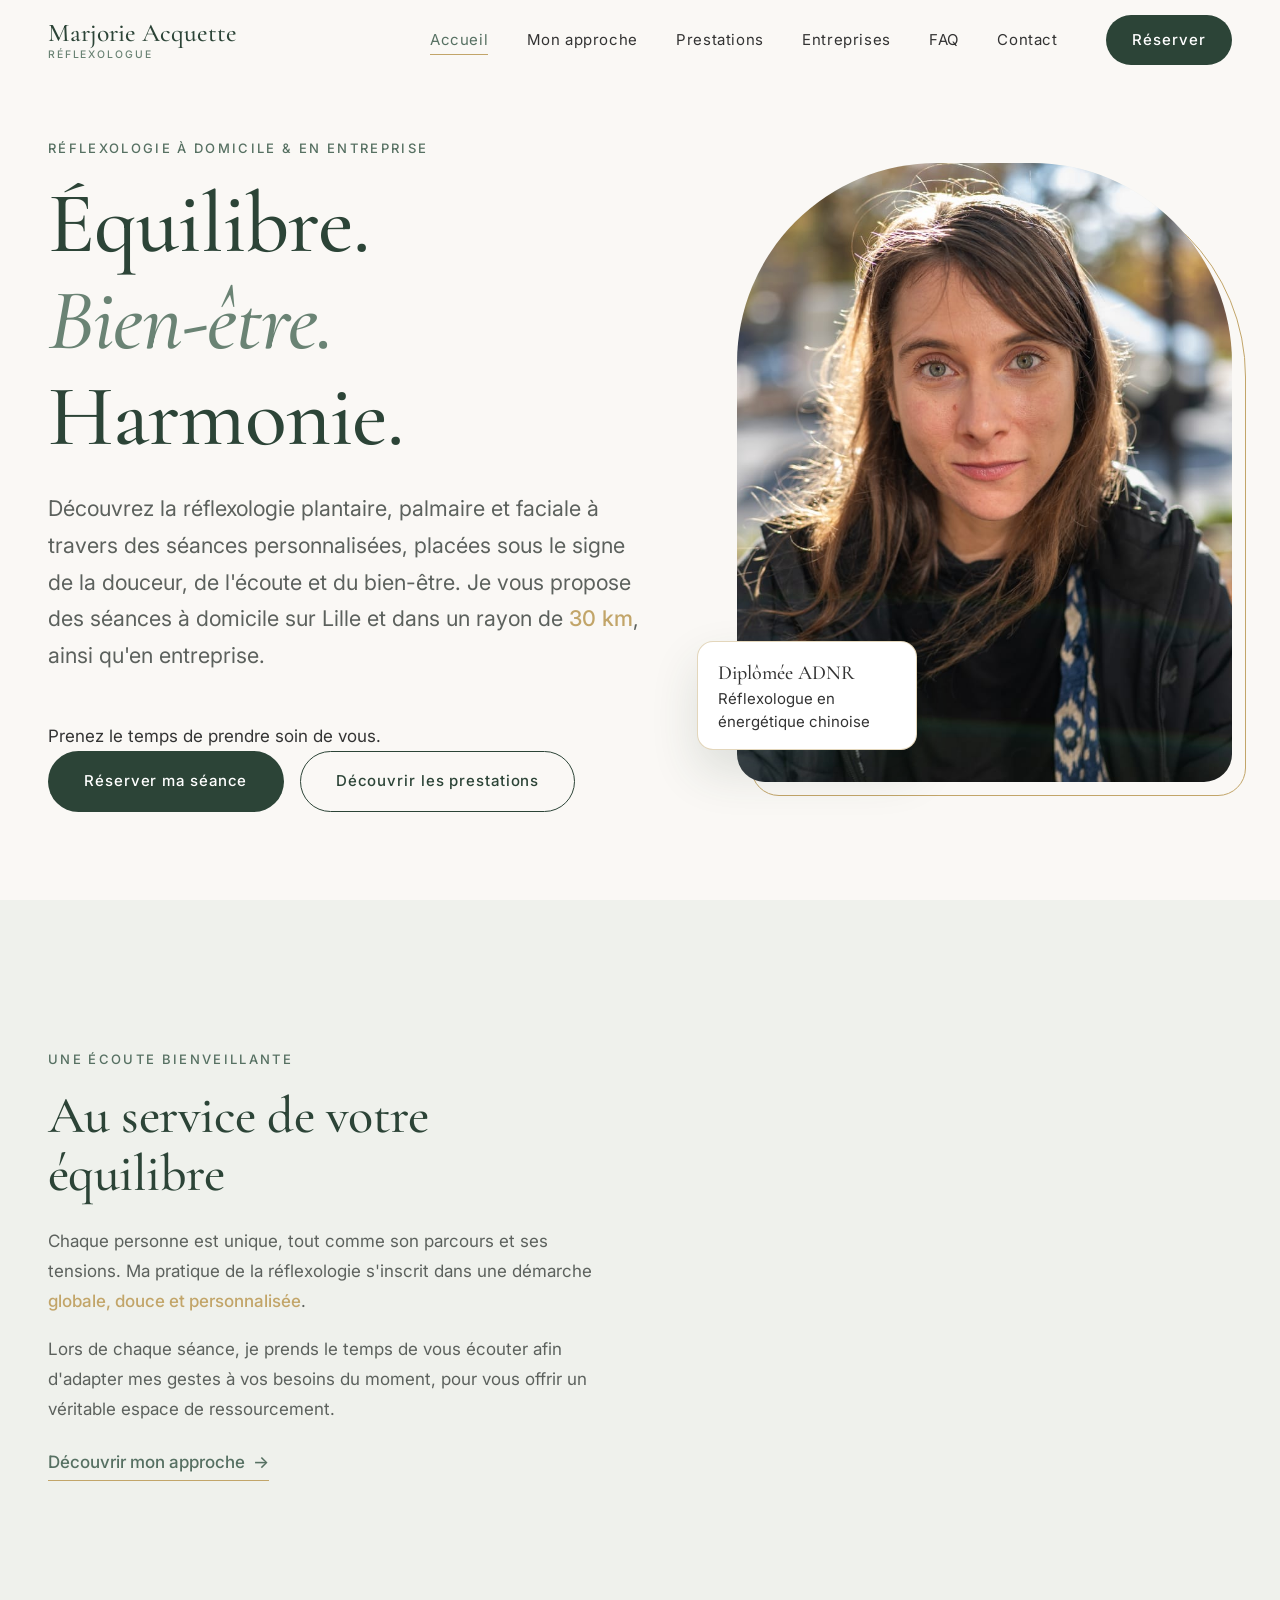
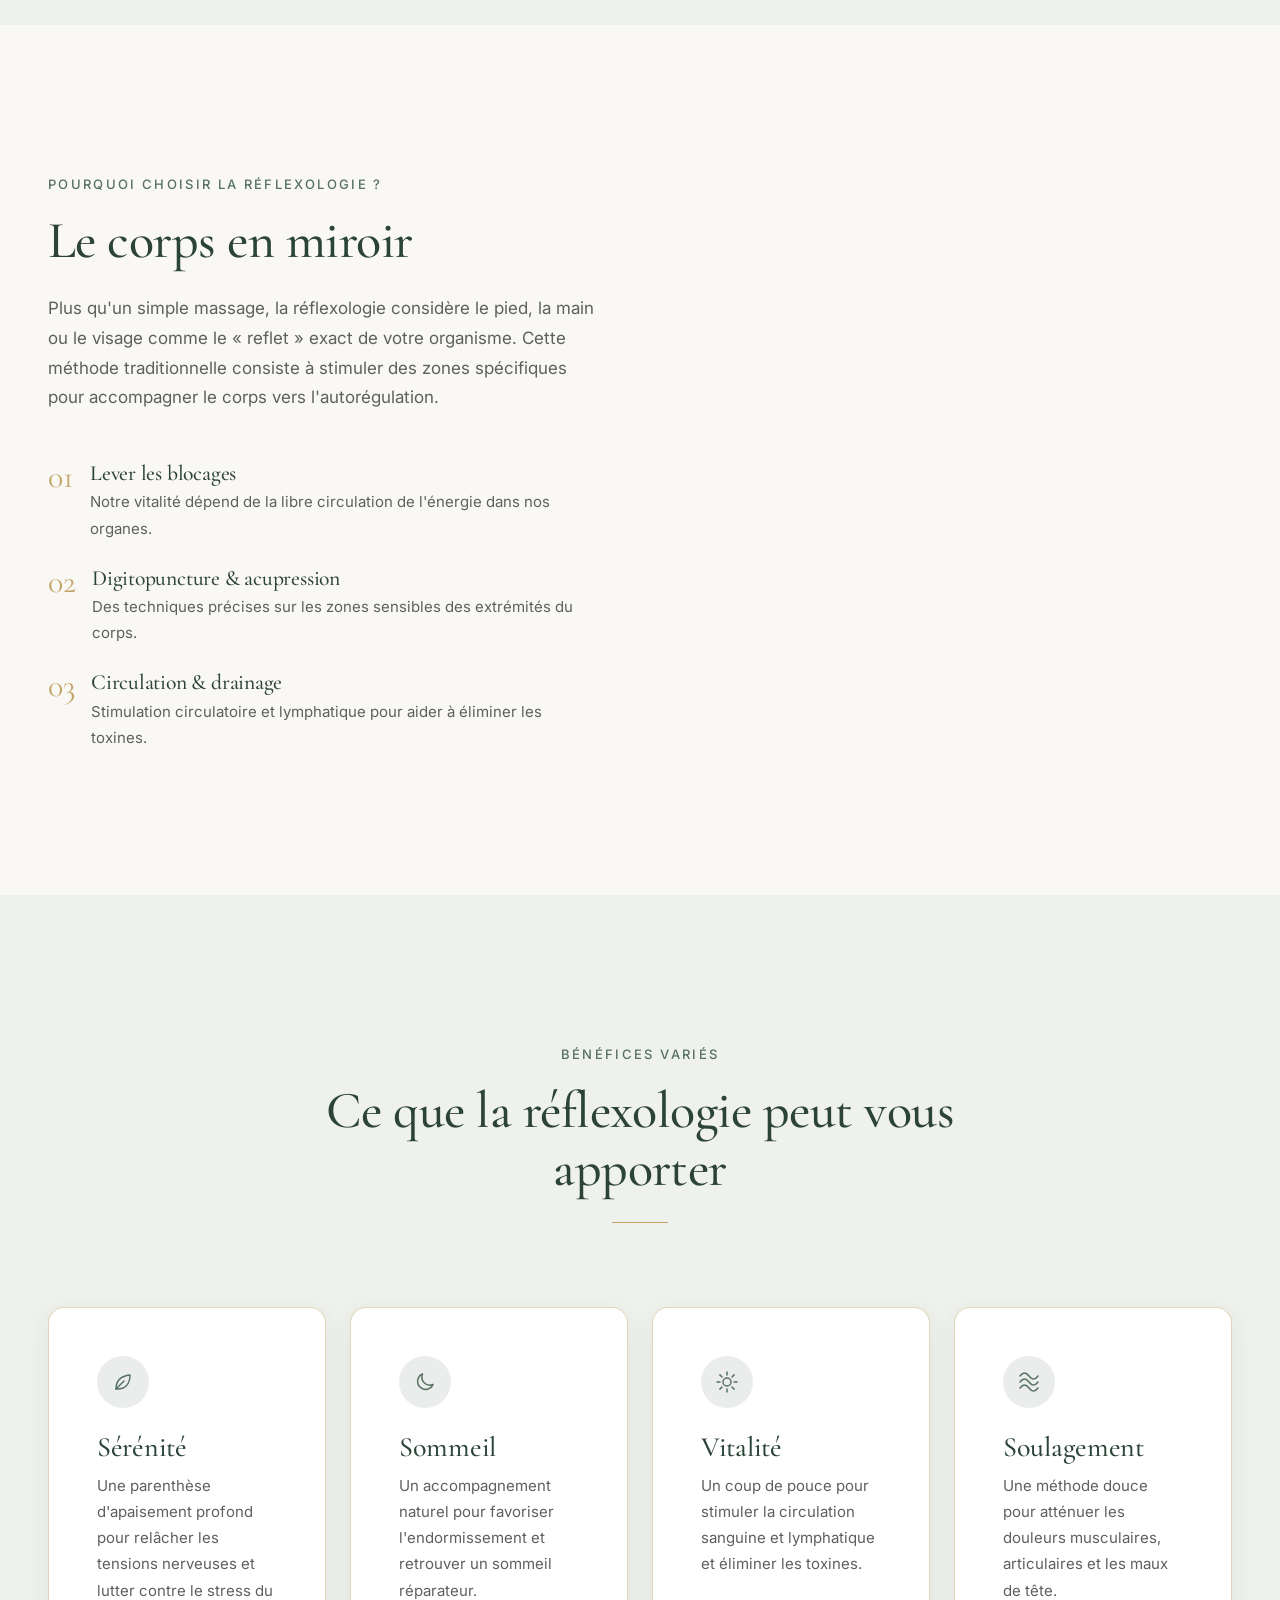
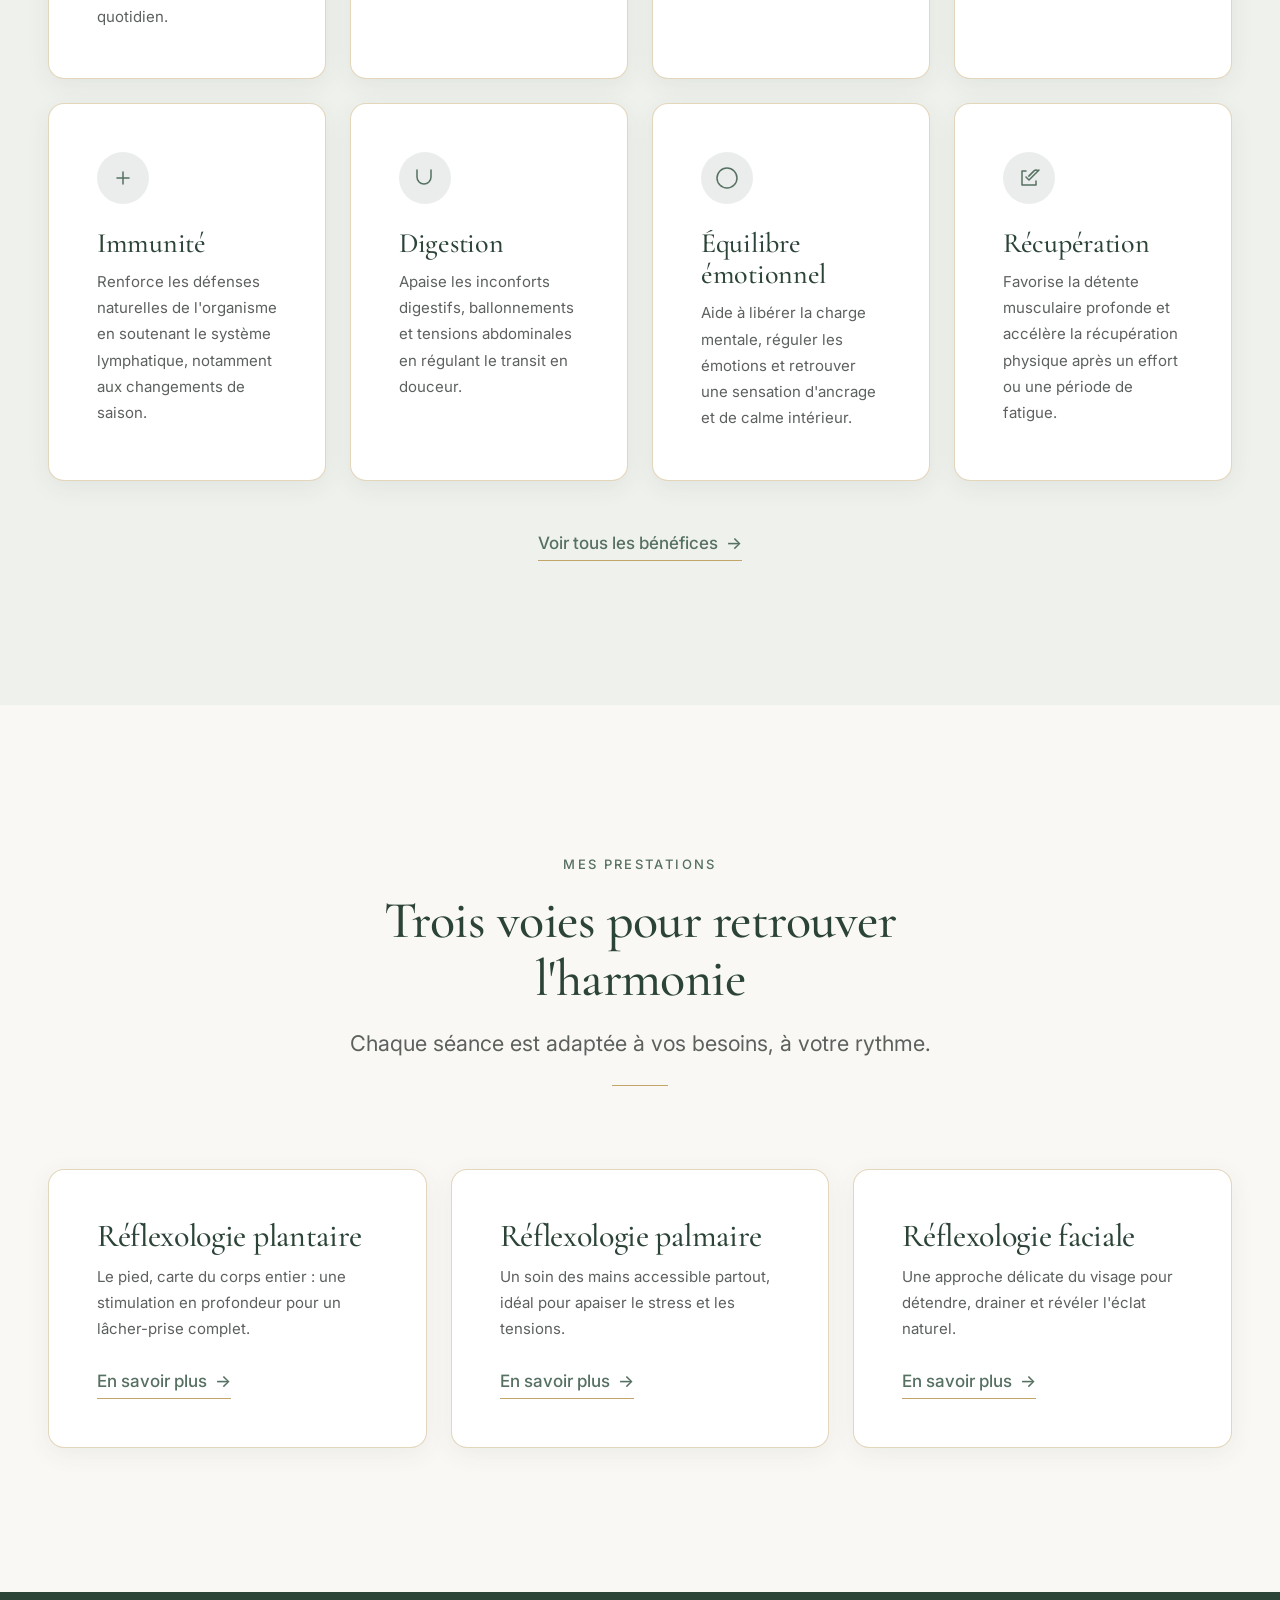
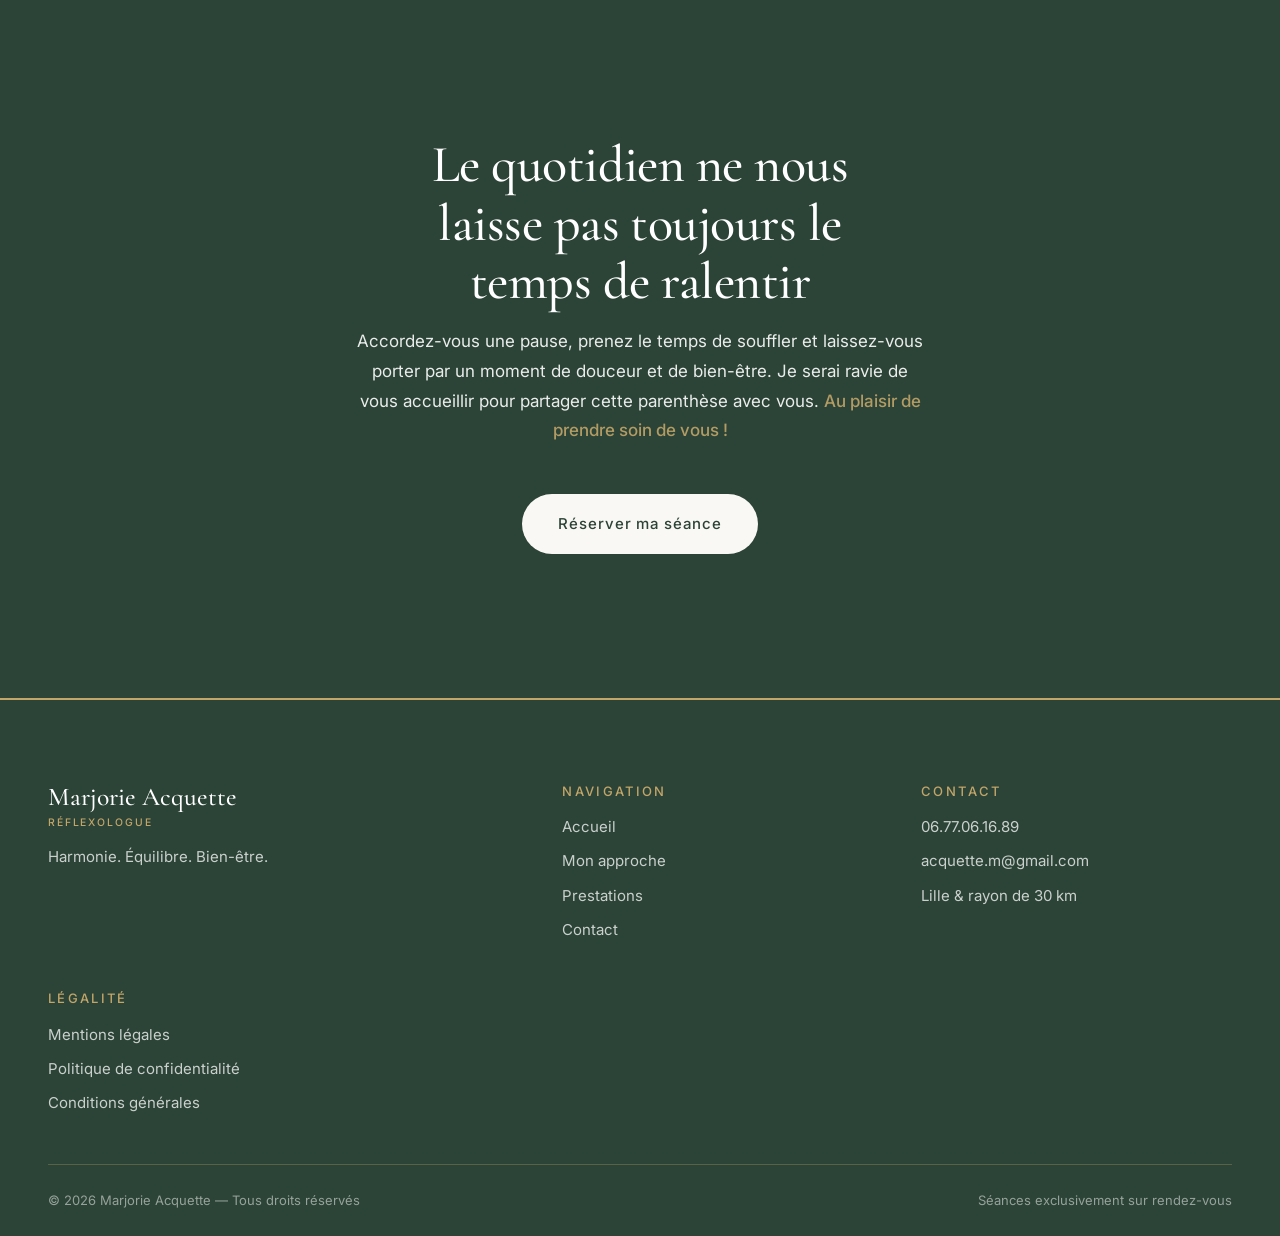
<file: index.html>
<!DOCTYPE html>
<html lang="fr">
<head>
  <meta charset="UTF-8">
  <meta name="viewport" content="width=device-width, initial-scale=1">
  <title>Marjorie Acquette — Réflexologue à Lille | Harmonie. Équilibre. Bien-être.</title>
  <meta name="description" content="Réflexologie plantaire, palmaire ou faciale en énergétique chinoise. Séances sur rendez-vous à domicile (Lille &amp; 30 km) ou en entreprise.">
  <meta name="theme-color" content="#FAF8F5">

  <!-- Open Graph / Social Media -->
  <meta property="og:type" content="website">
  <meta property="og:url" content="https://marjorie-acquette.vercel.app/">
  <meta property="og:title" content="Marjorie Acquette — Réflexologue">
  <meta property="og:description" content="Réflexologie plantaire, palmaire ou faciale à Lille et 30 km. Séances personnalisées pour votre équilibre et bien-être.">
  <meta property="og:image" content="https://marjorie-acquette.vercel.app/images/og-image.png">
  <meta property="og:image:width" content="1200">
  <meta property="og:image:height" content="630">
  <meta property="og:locale" content="fr_FR">

  <!-- Twitter Card -->
  <meta name="twitter:card" content="summary_large_image">
  <meta name="twitter:title" content="Marjorie Acquette — Réflexologue">
  <meta name="twitter:description" content="Réflexologie à Lille et 30 km.">
  <meta name="twitter:image" content="https://marjorie-acquette.vercel.app/images/og-image.png">

  <!-- Favicon -->
  <link rel="icon" type="image/png" href="images/logo.png">
  <link rel="apple-touch-icon" href="images/logo.png">

  <!-- Active les animations de reveal uniquement si JS est disponible -->
  <script>document.documentElement.classList.add('js');</script>

  <link rel="preconnect" href="https://fonts.googleapis.com">
  <link rel="preconnect" href="https://fonts.gstatic.com" crossorigin>
  <link href="https://fonts.googleapis.com/css2?family=Cormorant+Garamond:ital,wght@0,400;0,500;0,600;1,400;1,500&family=Inter:wght@300;400;500&display=swap" rel="stylesheet">

  <link rel="stylesheet" href="css/variables.css">
  <link rel="stylesheet" href="css/global.css">
  <link rel="stylesheet" href="css/header-footer.css">
  <link rel="stylesheet" href="css/home.css">
</head>
<body>
  <a class="skip-link" href="#main">Aller au contenu</a>

  <!-- ===================== HEADER ===================== -->
  <header class="site-header">
    <div class="container site-header__inner">
      <a href="index.html" class="logo" aria-label="Marjorie Acquette — Accueil">
        Marjorie Acquette
        <small>Réflexologue</small>
      </a>

      <button class="burger" aria-expanded="false" aria-controls="main-nav" aria-label="Ouvrir le menu">
        <span class="burger__bar"></span>
      </button>

      <nav class="nav" id="main-nav" aria-label="Navigation principale">
        <ul class="nav__list">
          <li><a class="nav__link" href="index.html" aria-current="page">Accueil</a></li>
          <li><a class="nav__link" href="about.html">Mon approche</a></li>
          <li><a class="nav__link" href="services.html">Prestations</a></li>
          <li><a class="nav__link" href="entreprises.html">Entreprises</a></li>
          <li><a class="nav__link" href="faq.html">FAQ</a></li>
          <li><a class="nav__link" href="contact.html">Contact</a></li>
        </ul>
        <a href="contact.html#reservation" class="btn btn--primary">Réserver</a>
      </nav>
    </div>
  </header>

  <main id="main">

    <!-- ===================== HERO ===================== -->
    <section class="hero">
      <div class="container hero__grid">
        <div class="hero__content reveal">
          <span class="eyebrow">Réflexologie à domicile &amp; en entreprise</span>
          <h1 class="hero__title">
            <span>Équilibre.</span>
            <span>Bien-être.</span>
            <span>Harmonie.</span>
          </h1>
          <p class="lead hero__text">
            Découvrez la réflexologie plantaire, palmaire et faciale à travers des séances personnalisées, placées sous le signe de la douceur, de l'écoute et du bien-être. Je vous propose des séances à domicile sur Lille et dans un rayon de <span class="accent-gold">30&nbsp;km</span>, ainsi qu'en entreprise.
          </p>
          <p class="hero__subtext">
            Prenez le temps de prendre soin de vous.
          </p>
          <div class="hero__actions">
            <a href="contact.html#reservation" class="btn btn--primary">Réserver ma séance</a>
            <a href="services.html" class="btn btn--outline">Découvrir les prestations</a>
          </div>
        </div>

        <div class="hero__visual reveal" data-delay="150">
          <div class="media">
            <img src="images/IMG-20251110-WA0001.jpg"
                 alt="Marjorie Acquette, réflexologue à Lille" width="1000" height="1250">
          </div>
          <div class="hero__badge">
            <strong>Diplômée ADNR</strong>
            Réflexologue en énergétique chinoise
          </div>
        </div>
      </div>
    </section>

    <!-- ===================== PRÉSENTATION ===================== -->
    <section class="section section--alt">
      <div class="container split">
        <div class="split__content reveal" data-delay="0">
          <span class="eyebrow">Une écoute bienveillante</span>
          <h2>Au service de votre équilibre</h2>
          <p>
            Chaque personne est unique, tout comme son parcours et ses tensions. Ma pratique de la réflexologie s'inscrit dans une démarche <span class="accent-gold">globale, douce et personnalisée</span>.
          </p>
          <p>
            Lors de chaque séance, je prends le temps de vous écouter afin d'adapter mes gestes à vos besoins du moment, pour vous offrir un véritable espace de ressourcement.
          </p>
          <a href="about.html" class="link-arrow">Découvrir mon approche <span aria-hidden="true">→</span></a>
        </div>
      </div>
    </section>

    <!-- ===================== LA RÉFLEXOLOGIE ===================== -->
    <section class="section">
      <div class="container split split--reverse">
        <div class="split__content reveal" data-delay="0">
          <span class="eyebrow">Pourquoi choisir la réflexologie&nbsp;?</span>
          <h2>Le corps en miroir</h2>
          <p>
            Plus qu'un simple massage, la réflexologie considère le pied, la main ou le visage comme le «&nbsp;reflet&nbsp;»
            exact de votre organisme. Cette méthode traditionnelle consiste à stimuler des zones spécifiques pour
            accompagner le corps vers l'autorégulation.
          </p>
          <div class="principles">
            <div class="principle">
              <span class="principle__num">01</span>
              <div>
                <h3>Lever les blocages</h3>
                <p>Notre vitalité dépend de la libre circulation de l'énergie dans nos organes.</p>
              </div>
            </div>
            <div class="principle">
              <span class="principle__num">02</span>
              <div>
                <h3>Digitopuncture &amp; acupression</h3>
                <p>Des techniques précises sur les zones sensibles des extrémités du corps.</p>
              </div>
            </div>
            <div class="principle">
              <span class="principle__num">03</span>
              <div>
                <h3>Circulation &amp; drainage</h3>
                <p>Stimulation circulatoire et lymphatique pour aider à éliminer les toxines.</p>
              </div>
            </div>
          </div>
        </div>
      </div>
    </section>

    <!-- ===================== BÉNÉFICES ===================== -->
    <section class="section section--alt">
      <div class="container">
        <header class="section__header reveal">
          <span class="eyebrow">Bénéfices variés</span>
          <h2>Ce que la réflexologie peut vous apporter</h2>
        </header>

        <div class="benefit-grid benefit-grid--4">
          <article class="benefit-card reveal">
            <div class="benefit-card__icon">
              <svg viewBox="0 0 24 24" fill="none" stroke="currentColor" stroke-width="1.5" stroke-linecap="round" stroke-linejoin="round" aria-hidden="true"><path d="M5 19c0-8 5-13 14-14 0 9-5 14-13 14"/><path d="M5 19l8-8"/></svg>
            </div>
            <h3>Sérénité</h3>
            <p>Une parenthèse d'apaisement profond pour relâcher les tensions nerveuses et lutter contre le stress du quotidien.</p>
          </article>

          <article class="benefit-card reveal" data-delay="100">
            <div class="benefit-card__icon">
              <svg viewBox="0 0 24 24" fill="none" stroke="currentColor" stroke-width="1.5" stroke-linecap="round" stroke-linejoin="round" aria-hidden="true"><path d="M20 14.5A8 8 0 0 1 9.5 4 8 8 0 1 0 20 14.5z"/></svg>
            </div>
            <h3>Sommeil</h3>
            <p>Un accompagnement naturel pour favoriser l'endormissement et retrouver un sommeil réparateur.</p>
          </article>

          <article class="benefit-card reveal" data-delay="200">
            <div class="benefit-card__icon">
              <svg viewBox="0 0 24 24" fill="none" stroke="currentColor" stroke-width="1.5" stroke-linecap="round" stroke-linejoin="round" aria-hidden="true"><circle cx="12" cy="12" r="4"/><path d="M12 2v3M12 19v3M2 12h3M19 12h3M4.9 4.9l2.1 2.1M17 17l2.1 2.1M4.9 19.1L7 17M17 7l2.1-2.1"/></svg>
            </div>
            <h3>Vitalité</h3>
            <p>Un coup de pouce pour stimuler la circulation sanguine et lymphatique et éliminer les toxines.</p>
          </article>

          <article class="benefit-card reveal" data-delay="300">
            <div class="benefit-card__icon">
              <svg viewBox="0 0 24 24" fill="none" stroke="currentColor" stroke-width="1.5" stroke-linecap="round" stroke-linejoin="round" aria-hidden="true"><path d="M3 6c3-4 6-4 9 0s6 4 9 0"/><path d="M3 12c3-4 6-4 9 0s6 4 9 0"/><path d="M3 18c3-4 6-4 9 0s6 4 9 0"/></svg>
            </div>
            <h3>Soulagement</h3>
            <p>Une méthode douce pour atténuer les douleurs musculaires, articulaires et les maux de tête.</p>
          </article>

          <article class="benefit-card reveal" data-delay="400">
            <div class="benefit-card__icon">
              <svg viewBox="0 0 24 24" fill="none" stroke="currentColor" stroke-width="1.5" stroke-linecap="round" stroke-linejoin="round" aria-hidden="true"><path d="M12 6v12M6 12h12"/></svg>
            </div>
            <h3>Immunité</h3>
            <p>Renforce les défenses naturelles de l'organisme en soutenant le système lymphatique, notamment aux changements de saison.</p>
          </article>

          <article class="benefit-card reveal" data-delay="500">
            <div class="benefit-card__icon">
              <svg viewBox="0 0 24 24" fill="none" stroke="currentColor" stroke-width="1.5" stroke-linecap="round" stroke-linejoin="round" aria-hidden="true"><path d="M4 4v7a7 7 0 0 0 14 0V4"/></svg>
            </div>
            <h3>Digestion</h3>
            <p>Apaise les inconforts digestifs, ballonnements et tensions abdominales en régulant le transit en douceur.</p>
          </article>

          <article class="benefit-card reveal" data-delay="600">
            <div class="benefit-card__icon">
              <svg viewBox="0 0 24 24" fill="none" stroke="currentColor" stroke-width="1.5" stroke-linecap="round" stroke-linejoin="round" aria-hidden="true"><path d="M12 2C6.48 2 2 6.48 2 12s4.48 10 10 10 10-4.48 10-10S17.52 2 12 2z"/></svg>
            </div>
            <h3>Équilibre émotionnel</h3>
            <p>Aide à libérer la charge mentale, réguler les émotions et retrouver une sensation d'ancrage et de calme intérieur.</p>
          </article>

          <article class="benefit-card reveal" data-delay="700">
            <div class="benefit-card__icon">
              <svg viewBox="0 0 24 24" fill="none" stroke="currentColor" stroke-width="1.5" stroke-linecap="round" stroke-linejoin="round" aria-hidden="true"><path d="M9 11l3 3L22 4"/><path d="M20.84 4.61a2.5 2.5 0 0 0-3.54 0l-5.5 5.5M9 5H5v14h14v-4"/></svg>
            </div>
            <h3>Récupération</h3>
            <p>Favorise la détente musculaire profonde et accélère la récupération physique après un effort ou une période de fatigue.</p>
          </article>
        </div>

        <p class="reveal" style="text-align:center; margin-top: var(--space-lg);">
          <a href="services.html#benefices" class="link-arrow">Voir tous les bénéfices <span aria-hidden="true">→</span></a>
        </p>
      </div>
    </section>

    <!-- ===================== PRESTATIONS ===================== -->
    <section class="section">
      <div class="container">
        <header class="section__header reveal">
          <span class="eyebrow">Mes prestations</span>
          <h2>Trois voies pour retrouver l'harmonie</h2>
          <p class="lead">Chaque séance est adaptée à vos besoins, à votre rythme.</p>
        </header>

        <div class="service-grid">
          <article class="service-card reveal">
            <div class="service-card__body">
              <h3>Réflexologie plantaire</h3>
              <p>Le pied, carte du corps entier&nbsp;: une stimulation en profondeur pour un lâcher-prise complet.</p>
              <a href="services.html#plantaire" class="link-arrow">En savoir plus <span aria-hidden="true">→</span></a>
            </div>
          </article>

          <article class="service-card reveal" data-delay="120">
            <div class="service-card__body">
              <h3>Réflexologie palmaire</h3>
              <p>Un soin des mains accessible partout, idéal pour apaiser le stress et les tensions.</p>
              <a href="services.html#palmaire" class="link-arrow">En savoir plus <span aria-hidden="true">→</span></a>
            </div>
          </article>

          <article class="service-card reveal" data-delay="240">
            <div class="service-card__body">
              <h3>Réflexologie faciale</h3>
              <p>Une approche délicate du visage pour détendre, drainer et révéler l'éclat naturel.</p>
              <a href="services.html#faciale" class="link-arrow">En savoir plus <span aria-hidden="true">→</span></a>
            </div>
          </article>
        </div>
      </div>
    </section>

    <!-- ===================== CTA ===================== -->
    <section class="section cta-band">
      <div class="container reveal">
        <h2>Le quotidien ne nous laisse pas toujours le temps de ralentir</h2>
        <p>Accordez-vous une pause, prenez le temps de souffler et laissez-vous porter par un moment de douceur et de bien-être. Je serai ravie de vous accueillir pour partager cette parenthèse avec vous. <span class="accent-gold">Au plaisir de prendre soin de vous !</span></p>
        <a href="contact.html#reservation" class="btn btn--primary">Réserver ma séance</a>
      </div>
    </section>

  </main>

  <!-- ===================== FOOTER ===================== -->
  <footer class="site-footer">
    <div class="container">
      <div class="site-footer__grid">
        <div>
          <a href="index.html" class="logo">Marjorie Acquette<small>Réflexologue</small></a>
          <p class="site-footer__tagline">Harmonie. Équilibre. Bien-être.</p>
        </div>
        <div>
          <h4>Navigation</h4>
          <ul>
            <li><a href="index.html">Accueil</a></li>
            <li><a href="about.html">Mon approche</a></li>
            <li><a href="services.html">Prestations</a></li>
            <li><a href="contact.html">Contact</a></li>
          </ul>
        </div>
        <div>
          <h4>Contact</h4>
          <ul>
            <li><a href="tel:+33677061689">06.77.06.16.89</a></li>
            <li><a href="mailto:acquette.m@gmail.com">acquette.m@gmail.com</a></li>
            <li>Lille &amp; rayon de 30&nbsp;km</li>
          </ul>
        </div>
        <div>
          <h4>Légalité</h4>
          <ul>
            <li><a href="mentions-legales.html">Mentions légales</a></li>
            <li><a href="politique-de-confidentialite.html">Politique de confidentialité</a></li>
            <li><a href="cgv.html">Conditions générales</a></li>
          </ul>
        </div>
      </div>
      <div class="site-footer__bottom">
        <span>© 2026 Marjorie Acquette — Tous droits réservés</span>
        <span>Séances exclusivement sur rendez-vous</span>
      </div>
    </div>
  </footer>

  <script src="js/main.js"></script>
</body>
</html>
</file>
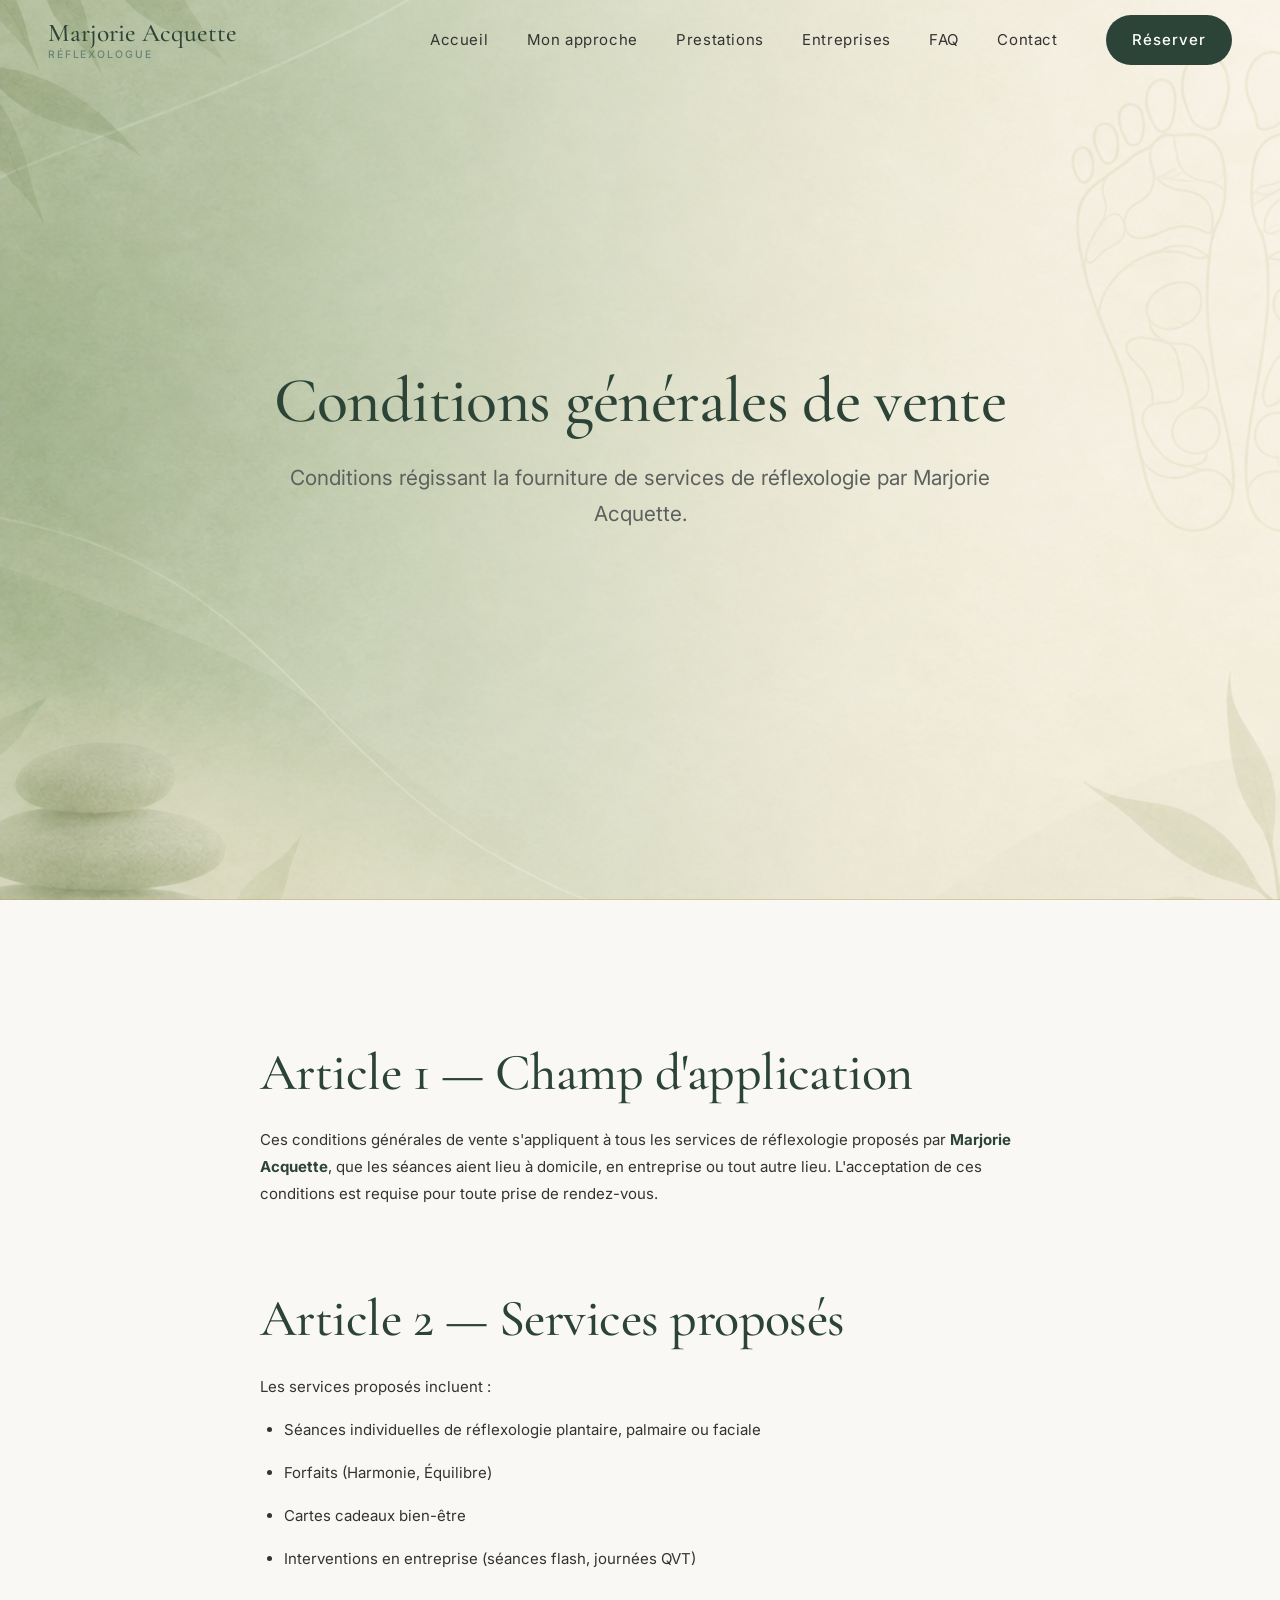
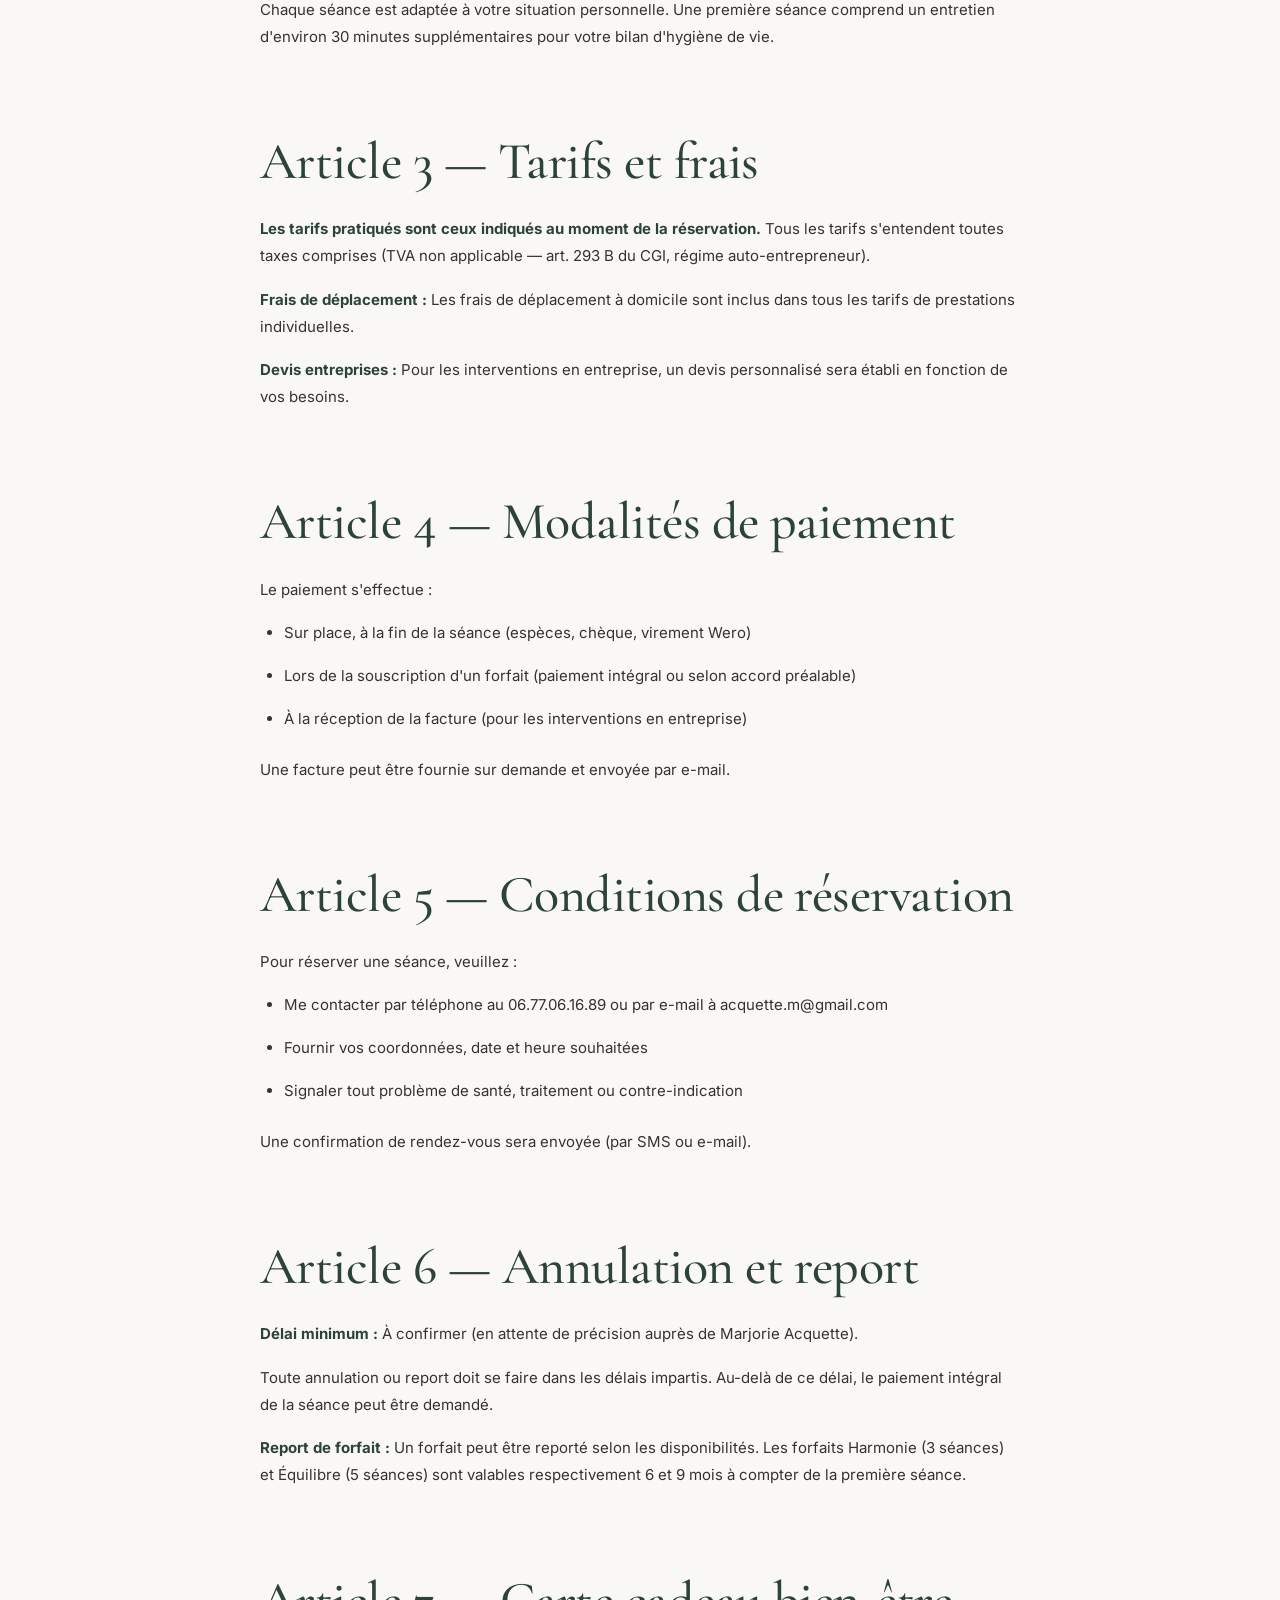
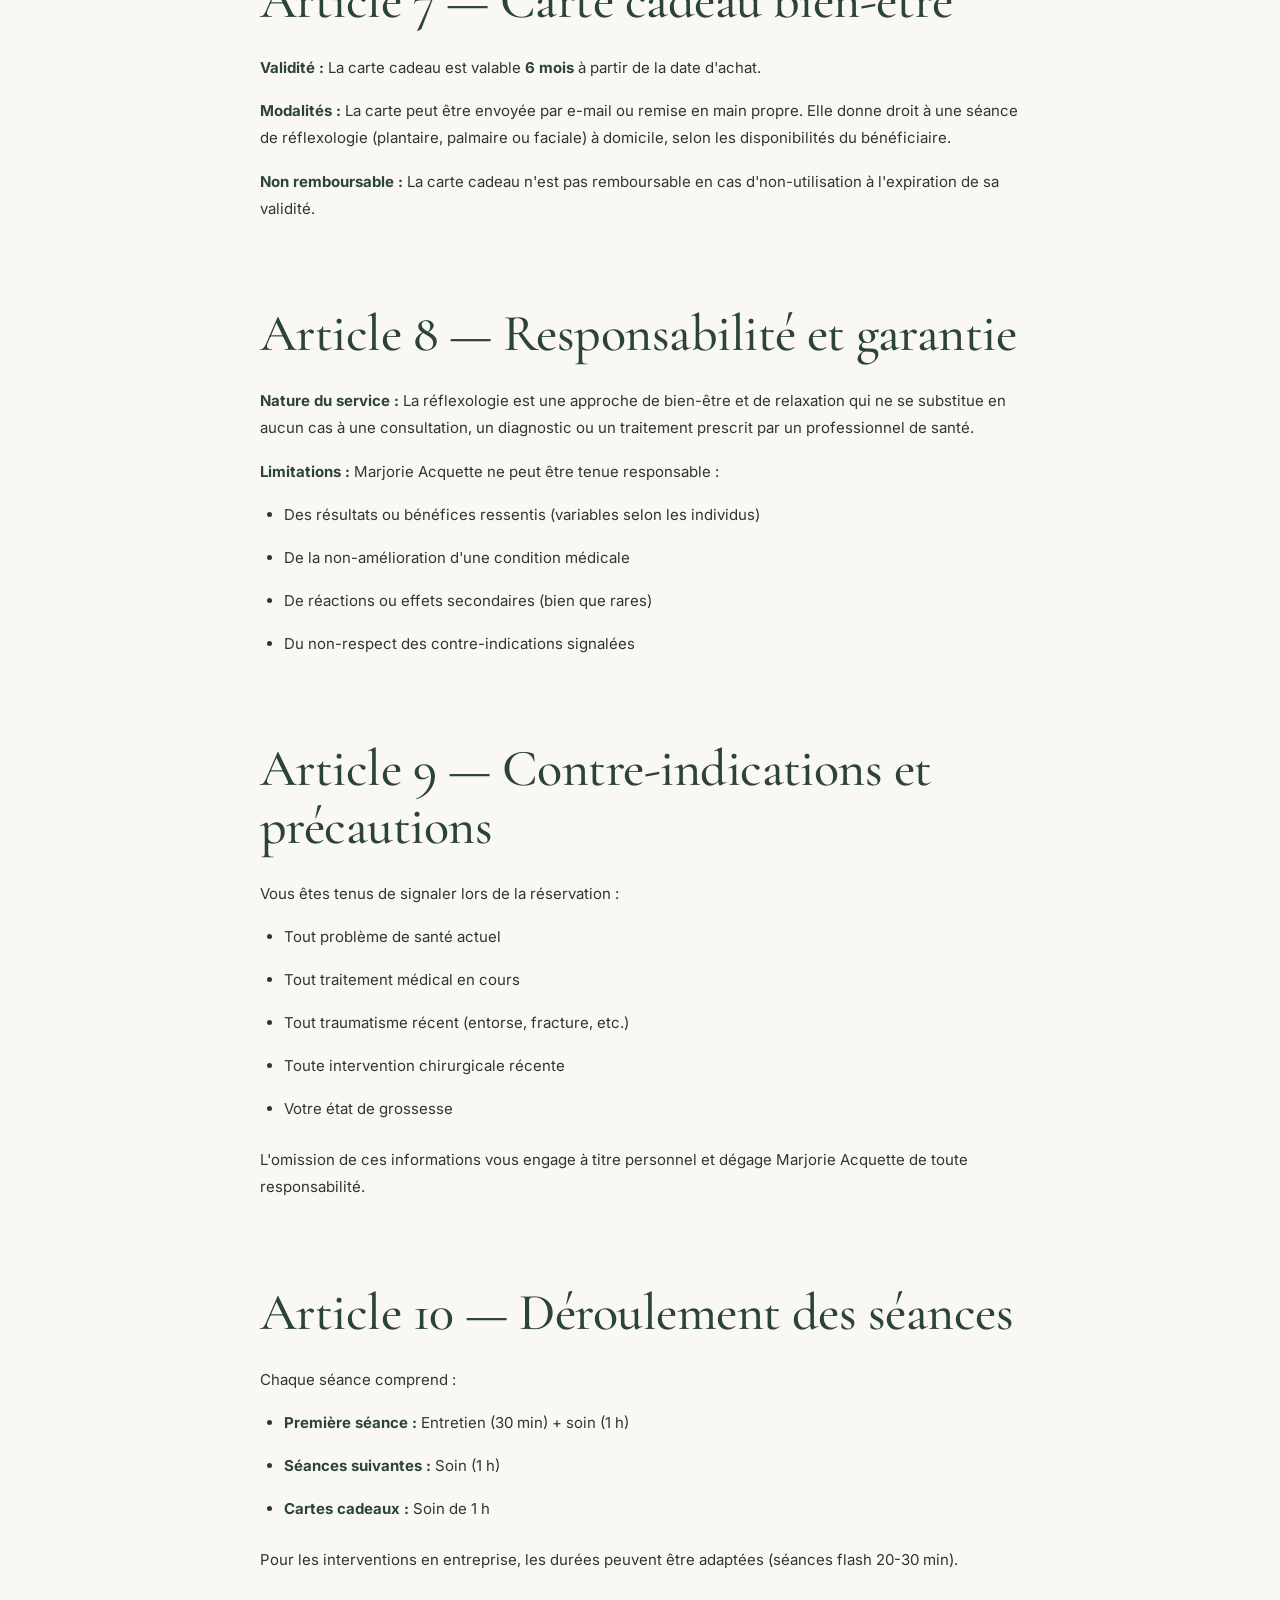
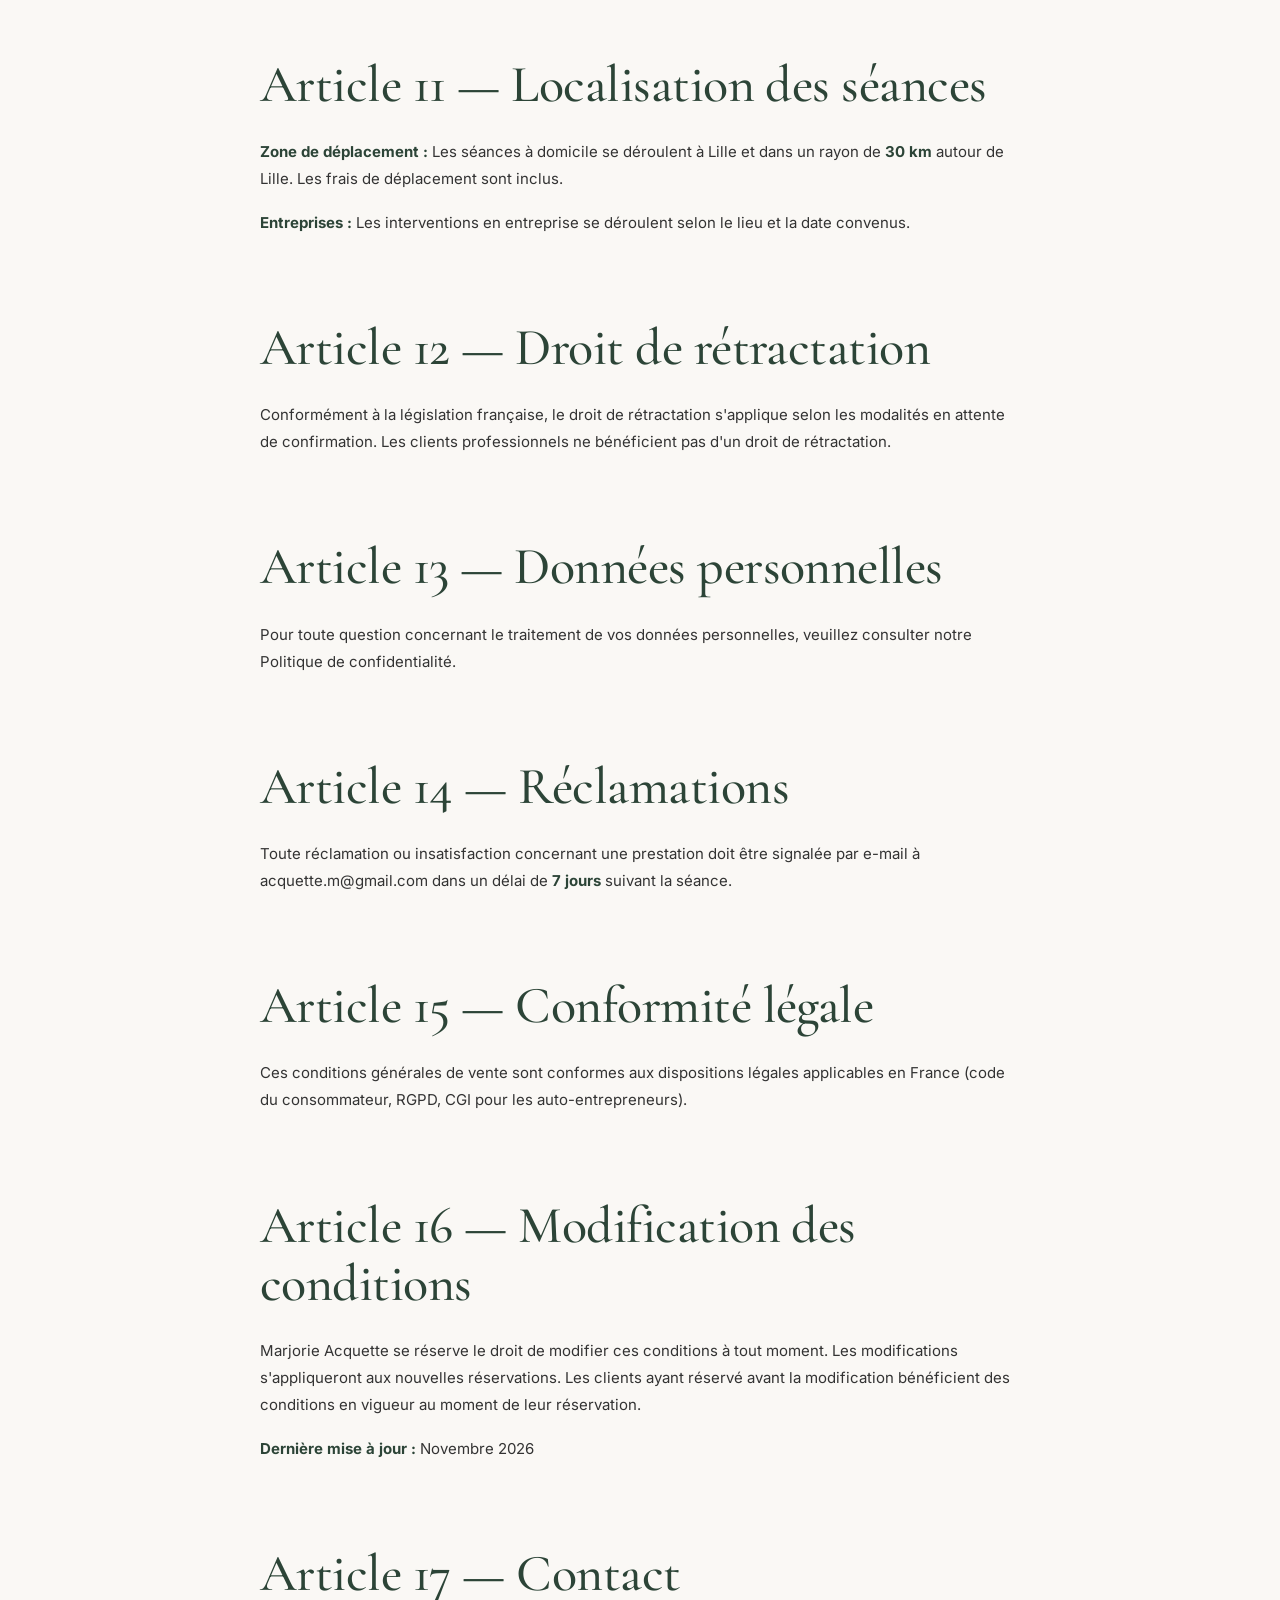
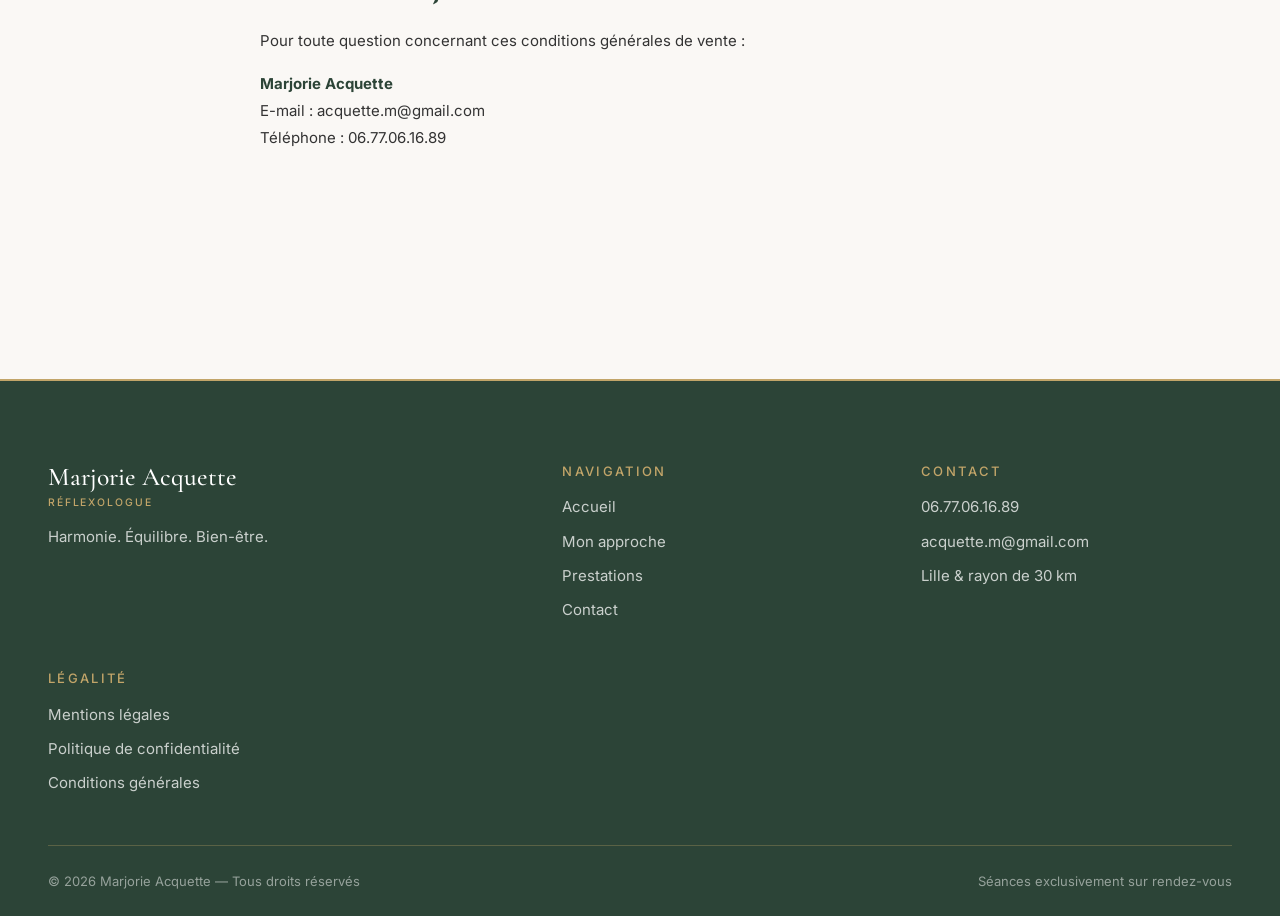
<file: cgv.html>
<!DOCTYPE html>
<html lang="fr">
<head>
  <meta charset="UTF-8">
  <meta name="viewport" content="width=device-width, initial-scale=1">
  <title>Conditions générales de vente — Marjorie Acquette</title>
  <meta name="description" content="Conditions générales de vente des services de réflexologie de Marjorie Acquette.">
  <meta name="theme-color" content="#FAF8F5">

  <!-- Open Graph / Social Media -->
  <meta property="og:type" content="website">
  <meta property="og:url" content="https://marjorie-acquette.vercel.app/cgv.html">
  <meta property="og:title" content="Conditions générales de vente">
  <meta property="og:description" content="Marjorie Acquette — Réflexologue en énergétique chinoise.">
  <meta property="og:image" content="https://marjorie-acquette.vercel.app/images/og-image.png">
  <meta property="og:locale" content="fr_FR">

  <!-- Favicon -->
  <link rel="icon" type="image/png" href="images/logo.png">
  <link rel="apple-touch-icon" href="images/logo.png">

  <script>document.documentElement.classList.add('js');</script>

  <link rel="preconnect" href="https://fonts.googleapis.com">
  <link rel="preconnect" href="https://fonts.gstatic.com" crossorigin>
  <link href="https://fonts.googleapis.com/css2?family=Cormorant+Garamond:ital,wght@0,400;0,500;0,600;1,400;1,500&family=Inter:wght@300;400;500&display=swap" rel="stylesheet">

  <link rel="stylesheet" href="css/variables.css">
  <link rel="stylesheet" href="css/global.css">
  <link rel="stylesheet" href="css/header-footer.css">
  <style>
    .legal-section { margin-bottom: var(--space-xl); }
    .legal-section h2 { margin-bottom: var(--space-md); }
    .legal-section h3 { margin-top: var(--space-lg); margin-bottom: var(--space-sm); }
    .legal-section p, .legal-section li { font-size: var(--fs-sm); line-height: 1.8; margin-bottom: var(--space-sm); }
    .legal-section ul { list-style: disc; padding-left: 1.5rem; margin-bottom: var(--space-md); }
    .legal-section strong { color: var(--color-primary-dark); }
  </style>
</head>
<body>
  <a class="skip-link" href="#main">Aller au contenu</a>

  <!-- ===================== HEADER ===================== -->
  <header class="site-header">
    <div class="container site-header__inner">
      <a href="index.html" class="logo" aria-label="Marjorie Acquette — Accueil">
        Marjorie Acquette
        <small>Réflexologue</small>
      </a>

      <button class="burger" aria-expanded="false" aria-controls="main-nav" aria-label="Ouvrir le menu">
        <span class="burger__bar"></span>
      </button>

      <nav class="nav" id="main-nav" aria-label="Navigation principale">
        <ul class="nav__list">
          <li><a class="nav__link" href="index.html">Accueil</a></li>
          <li><a class="nav__link" href="about.html">Mon approche</a></li>
          <li><a class="nav__link" href="services.html">Prestations</a></li>
          <li><a class="nav__link" href="entreprises.html">Entreprises</a></li>
          <li><a class="nav__link" href="faq.html">FAQ</a></li>
          <li><a class="nav__link" href="contact.html">Contact</a></li>
        </ul>
        <a href="contact.html#reservation" class="btn btn--primary">Réserver</a>
      </nav>
    </div>
  </header>

  <main id="main">

    <section class="page-hero page-hero--fullscreen">
      <div class="container reveal">
        <h1>Conditions générales de vente</h1>
        <p class="lead">Conditions régissant la fourniture de services de réflexologie par Marjorie Acquette.</p>
      </div>
    </section>

    <!-- ===================== CGV ===================== -->
    <section class="section">
      <div class="container container--narrow reveal">

        <div class="legal-section">
          <h2>Article 1 — Champ d'application</h2>
          <p>
            Ces conditions générales de vente s'appliquent à tous les services de réflexologie proposés par <strong>Marjorie Acquette</strong>, que les séances aient lieu à domicile, en entreprise ou tout autre lieu. L'acceptation de ces conditions est requise pour toute prise de rendez-vous.
          </p>
        </div>

        <div class="legal-section">
          <h2>Article 2 — Services proposés</h2>
          <p>
            Les services proposés incluent :
          </p>
          <ul>
            <li>Séances individuelles de réflexologie plantaire, palmaire ou faciale</li>
            <li>Forfaits (Harmonie, Équilibre)</li>
            <li>Cartes cadeaux bien-être</li>
            <li>Interventions en entreprise (séances flash, journées QVT)</li>
          </ul>
          <p>
            Chaque séance est adaptée à votre situation personnelle. Une première séance comprend un entretien d'environ 30 minutes supplémentaires pour votre bilan d'hygiène de vie.
          </p>
        </div>

        <div class="legal-section">
          <h2>Article 3 — Tarifs et frais</h2>
          <p>
            <strong>Les tarifs pratiqués sont ceux indiqués au moment de la réservation.</strong> Tous les tarifs s'entendent toutes taxes comprises (TVA non applicable — art. 293 B du CGI, régime auto-entrepreneur).
          </p>
          <p>
            <strong>Frais de déplacement :</strong> Les frais de déplacement à domicile sont inclus dans tous les tarifs de prestations individuelles.
          </p>
          <p>
            <strong>Devis entreprises :</strong> Pour les interventions en entreprise, un devis personnalisé sera établi en fonction de vos besoins.
          </p>
        </div>

        <div class="legal-section">
          <h2>Article 4 — Modalités de paiement</h2>
          <p>
            Le paiement s'effectue :
          </p>
          <ul>
            <li>Sur place, à la fin de la séance (espèces, chèque, virement Wero)</li>
            <li>Lors de la souscription d'un forfait (paiement intégral ou selon accord préalable)</li>
            <li>À la réception de la facture (pour les interventions en entreprise)</li>
          </ul>
          <p>
            Une facture peut être fournie sur demande et envoyée par e-mail.
          </p>
        </div>

        <div class="legal-section">
          <h2>Article 5 — Conditions de réservation</h2>
          <p>
            Pour réserver une séance, veuillez :
          </p>
          <ul>
            <li>Me contacter par téléphone au <a href="tel:+33677061689">06.77.06.16.89</a> ou par e-mail à <a href="mailto:acquette.m@gmail.com">acquette.m@gmail.com</a></li>
            <li>Fournir vos coordonnées, date et heure souhaitées</li>
            <li>Signaler tout problème de santé, traitement ou contre-indication</li>
          </ul>
          <p>
            Une confirmation de rendez-vous sera envoyée (par SMS ou e-mail).
          </p>
        </div>

        <div class="legal-section">
          <h2>Article 6 — Annulation et report</h2>
          <p>
            <strong>Délai minimum :</strong> À confirmer (en attente de précision auprès de Marjorie Acquette).
          </p>
          <p>
            Toute annulation ou report doit se faire dans les délais impartis. Au-delà de ce délai, le paiement intégral de la séance peut être demandé.
          </p>
          <p>
            <strong>Report de forfait :</strong> Un forfait peut être reporté selon les disponibilités. Les forfaits Harmonie (3 séances) et Équilibre (5 séances) sont valables respectivement 6 et 9 mois à compter de la première séance.
          </p>
        </div>

        <div class="legal-section">
          <h2>Article 7 — Carte cadeau bien-être</h2>
          <p>
            <strong>Validité :</strong> La carte cadeau est valable <strong>6 mois</strong> à partir de la date d'achat.
          </p>
          <p>
            <strong>Modalités :</strong> La carte peut être envoyée par e-mail ou remise en main propre. Elle donne droit à une séance de réflexologie (plantaire, palmaire ou faciale) à domicile, selon les disponibilités du bénéficiaire.
          </p>
          <p>
            <strong>Non remboursable :</strong> La carte cadeau n'est pas remboursable en cas d'non-utilisation à l'expiration de sa validité.
          </p>
        </div>

        <div class="legal-section">
          <h2>Article 8 — Responsabilité et garantie</h2>
          <p>
            <strong>Nature du service :</strong> La réflexologie est une approche de bien-être et de relaxation qui ne se substitue en aucun cas à une consultation, un diagnostic ou un traitement prescrit par un professionnel de santé.
          </p>
          <p>
            <strong>Limitations :</strong> Marjorie Acquette ne peut être tenue responsable :
          </p>
          <ul>
            <li>Des résultats ou bénéfices ressentis (variables selon les individus)</li>
            <li>De la non-amélioration d'une condition médicale</li>
            <li>De réactions ou effets secondaires (bien que rares)</li>
            <li>Du non-respect des contre-indications signalées</li>
          </ul>
        </div>

        <div class="legal-section">
          <h2>Article 9 — Contre-indications et précautions</h2>
          <p>
            Vous êtes tenus de signaler lors de la réservation :
          </p>
          <ul>
            <li>Tout problème de santé actuel</li>
            <li>Tout traitement médical en cours</li>
            <li>Tout traumatisme récent (entorse, fracture, etc.)</li>
            <li>Toute intervention chirurgicale récente</li>
            <li>Votre état de grossesse</li>
          </ul>
          <p>
            L'omission de ces informations vous engage à titre personnel et dégage Marjorie Acquette de toute responsabilité.
          </p>
        </div>

        <div class="legal-section">
          <h2>Article 10 — Déroulement des séances</h2>
          <p>
            Chaque séance comprend :
          </p>
          <ul>
            <li><strong>Première séance :</strong> Entretien (30 min) + soin (1 h)</li>
            <li><strong>Séances suivantes :</strong> Soin (1 h)</li>
            <li><strong>Cartes cadeaux :</strong> Soin de 1 h</li>
          </ul>
          <p>
            Pour les interventions en entreprise, les durées peuvent être adaptées (séances flash 20-30 min).
          </p>
        </div>

        <div class="legal-section">
          <h2>Article 11 — Localisation des séances</h2>
          <p>
            <strong>Zone de déplacement :</strong> Les séances à domicile se déroulent à Lille et dans un rayon de <strong>30 km</strong> autour de Lille. Les frais de déplacement sont inclus.
          </p>
          <p>
            <strong>Entreprises :</strong> Les interventions en entreprise se déroulent selon le lieu et la date convenus.
          </p>
        </div>

        <div class="legal-section">
          <h2>Article 12 — Droit de rétractation</h2>
          <p>
            Conformément à la législation française, le droit de rétractation s'applique selon les modalités en attente de confirmation. Les clients professionnels ne bénéficient pas d'un droit de rétractation.
          </p>
        </div>

        <div class="legal-section">
          <h2>Article 13 — Données personnelles</h2>
          <p>
            Pour toute question concernant le traitement de vos données personnelles, veuillez consulter notre <a href="politique-de-confidentialite.html">Politique de confidentialité</a>.
          </p>
        </div>

        <div class="legal-section">
          <h2>Article 14 — Réclamations</h2>
          <p>
            Toute réclamation ou insatisfaction concernant une prestation doit être signalée par e-mail à <a href="mailto:acquette.m@gmail.com">acquette.m@gmail.com</a> dans un délai de <strong>7 jours</strong> suivant la séance.
          </p>
        </div>

        <div class="legal-section">
          <h2>Article 15 — Conformité légale</h2>
          <p>
            Ces conditions générales de vente sont conformes aux dispositions légales applicables en France (code du consommateur, RGPD, CGI pour les auto-entrepreneurs).
          </p>
        </div>

        <div class="legal-section">
          <h2>Article 16 — Modification des conditions</h2>
          <p>
            Marjorie Acquette se réserve le droit de modifier ces conditions à tout moment. Les modifications s'appliqueront aux nouvelles réservations. Les clients ayant réservé avant la modification bénéficient des conditions en vigueur au moment de leur réservation.
          </p>
          <p>
            <strong>Dernière mise à jour :</strong> Novembre 2026
          </p>
        </div>

        <div class="legal-section">
          <h2>Article 17 — Contact</h2>
          <p>
            Pour toute question concernant ces conditions générales de vente :
          </p>
          <p>
            <strong>Marjorie Acquette</strong><br>
            E-mail : <a href="mailto:acquette.m@gmail.com">acquette.m@gmail.com</a><br>
            Téléphone : <a href="tel:+33677061689">06.77.06.16.89</a>
          </p>
        </div>

      </div>
    </section>

  </main>

  <!-- ===================== FOOTER ===================== -->
  <footer class="site-footer">
    <div class="container">
      <div class="site-footer__grid">
        <div>
          <a href="index.html" class="logo">Marjorie Acquette<small>Réflexologue</small></a>
          <p class="site-footer__tagline">Harmonie. Équilibre. Bien-être.</p>
        </div>
        <div>
          <h4>Navigation</h4>
          <ul>
            <li><a href="index.html">Accueil</a></li>
            <li><a href="about.html">Mon approche</a></li>
            <li><a href="services.html">Prestations</a></li>
            <li><a href="contact.html">Contact</a></li>
          </ul>
        </div>
        <div>
          <h4>Contact</h4>
          <ul>
            <li><a href="tel:+33677061689">06.77.06.16.89</a></li>
            <li><a href="mailto:acquette.m@gmail.com">acquette.m@gmail.com</a></li>
            <li>Lille &amp; rayon de 30&nbsp;km</li>
          </ul>
        </div>
        <div>
          <h4>Légalité</h4>
          <ul>
            <li><a href="mentions-legales.html">Mentions légales</a></li>
            <li><a href="politique-de-confidentialite.html">Politique de confidentialité</a></li>
            <li><a href="cgv.html">Conditions générales</a></li>
          </ul>
        </div>
      </div>
      <div class="site-footer__bottom">
        <span>© 2026 Marjorie Acquette — Tous droits réservés</span>
        <span>Séances exclusivement sur rendez-vous</span>
      </div>
    </div>
  </footer>

  <script src="js/main.js"></script>
</body>
</html>
</file>
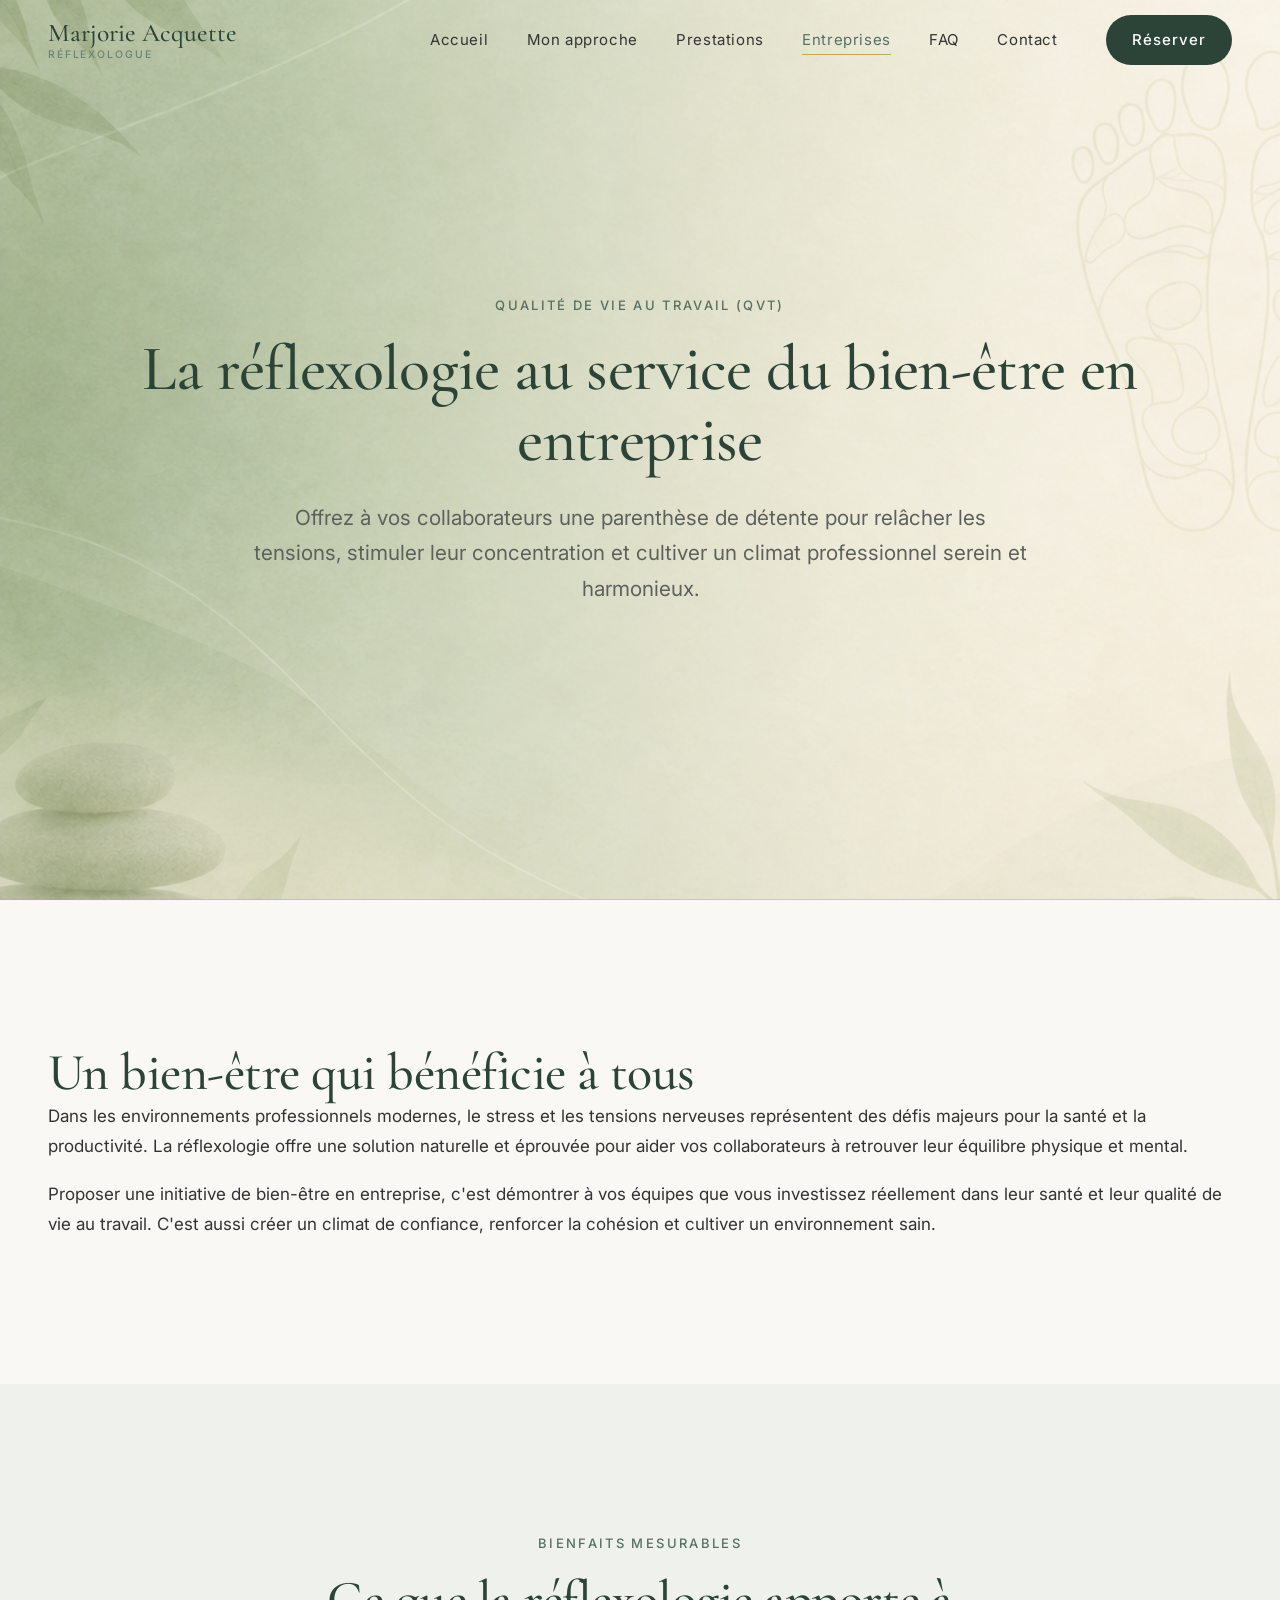
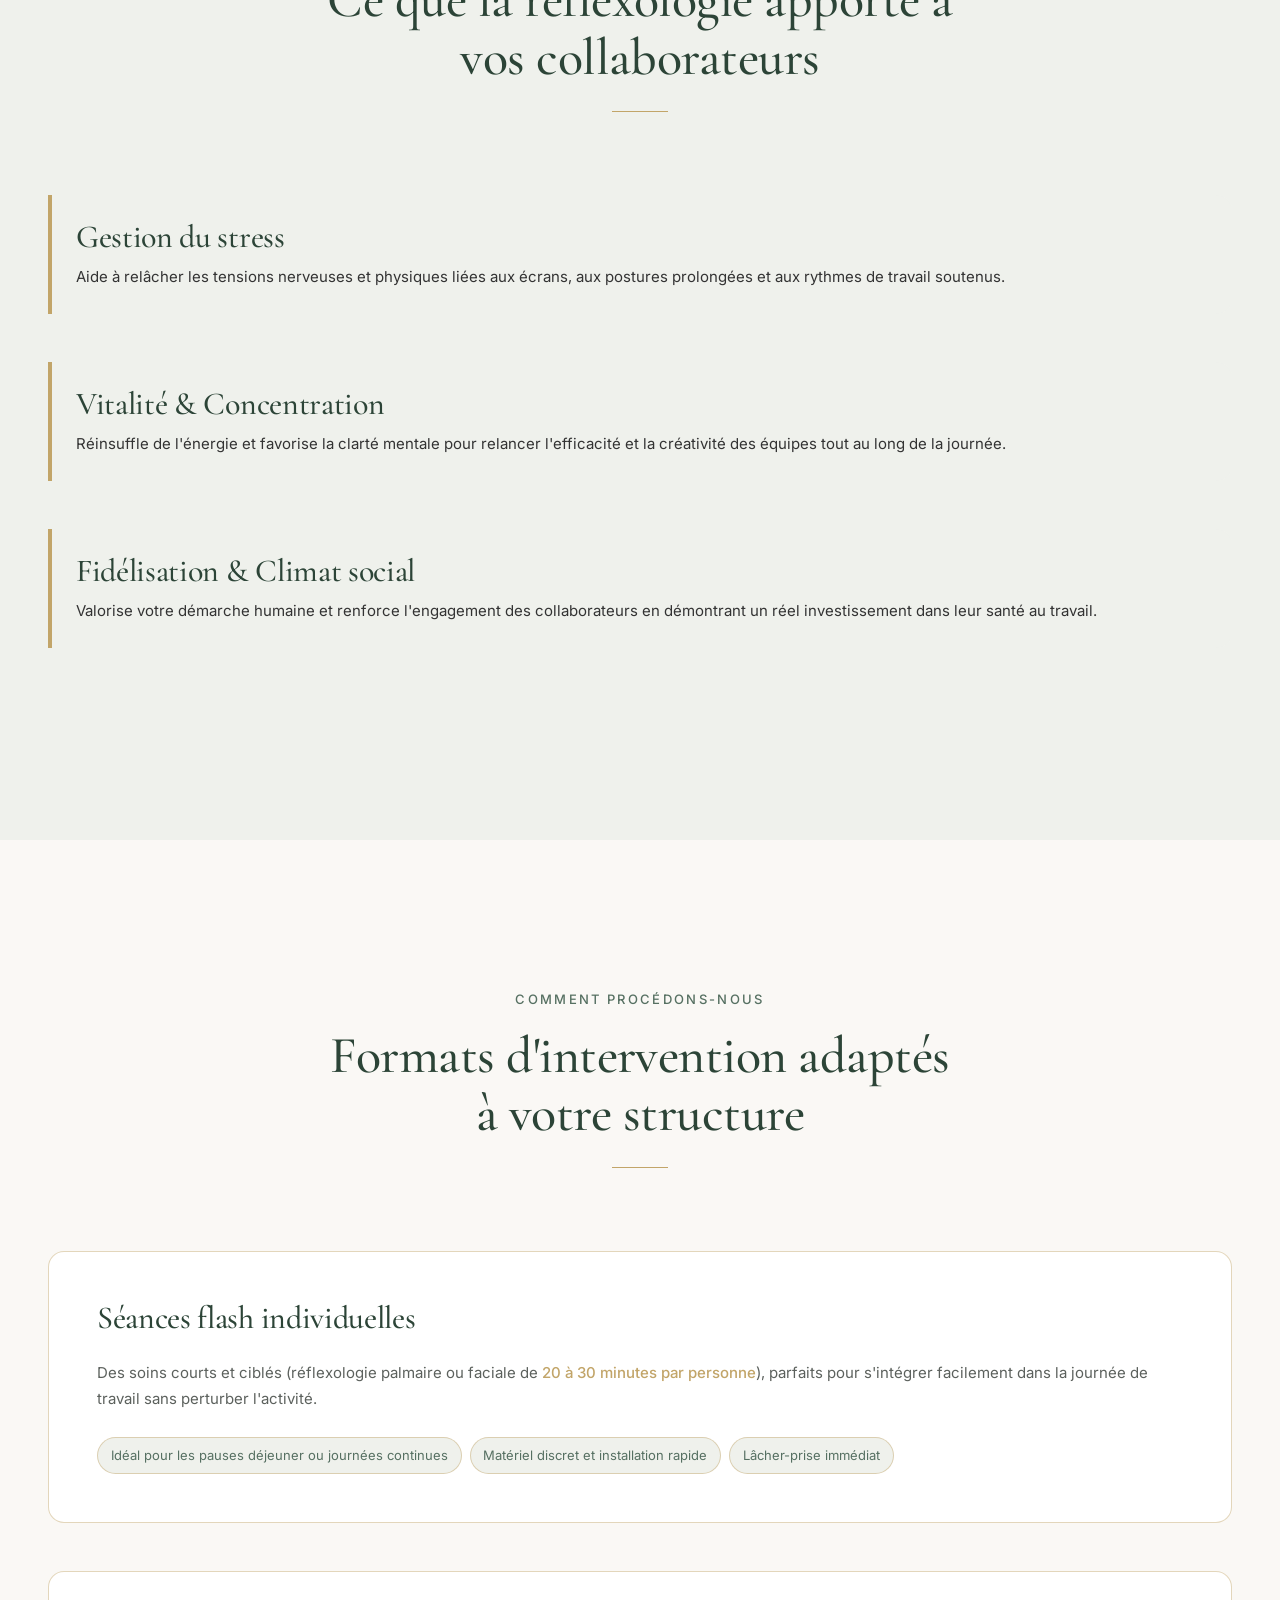
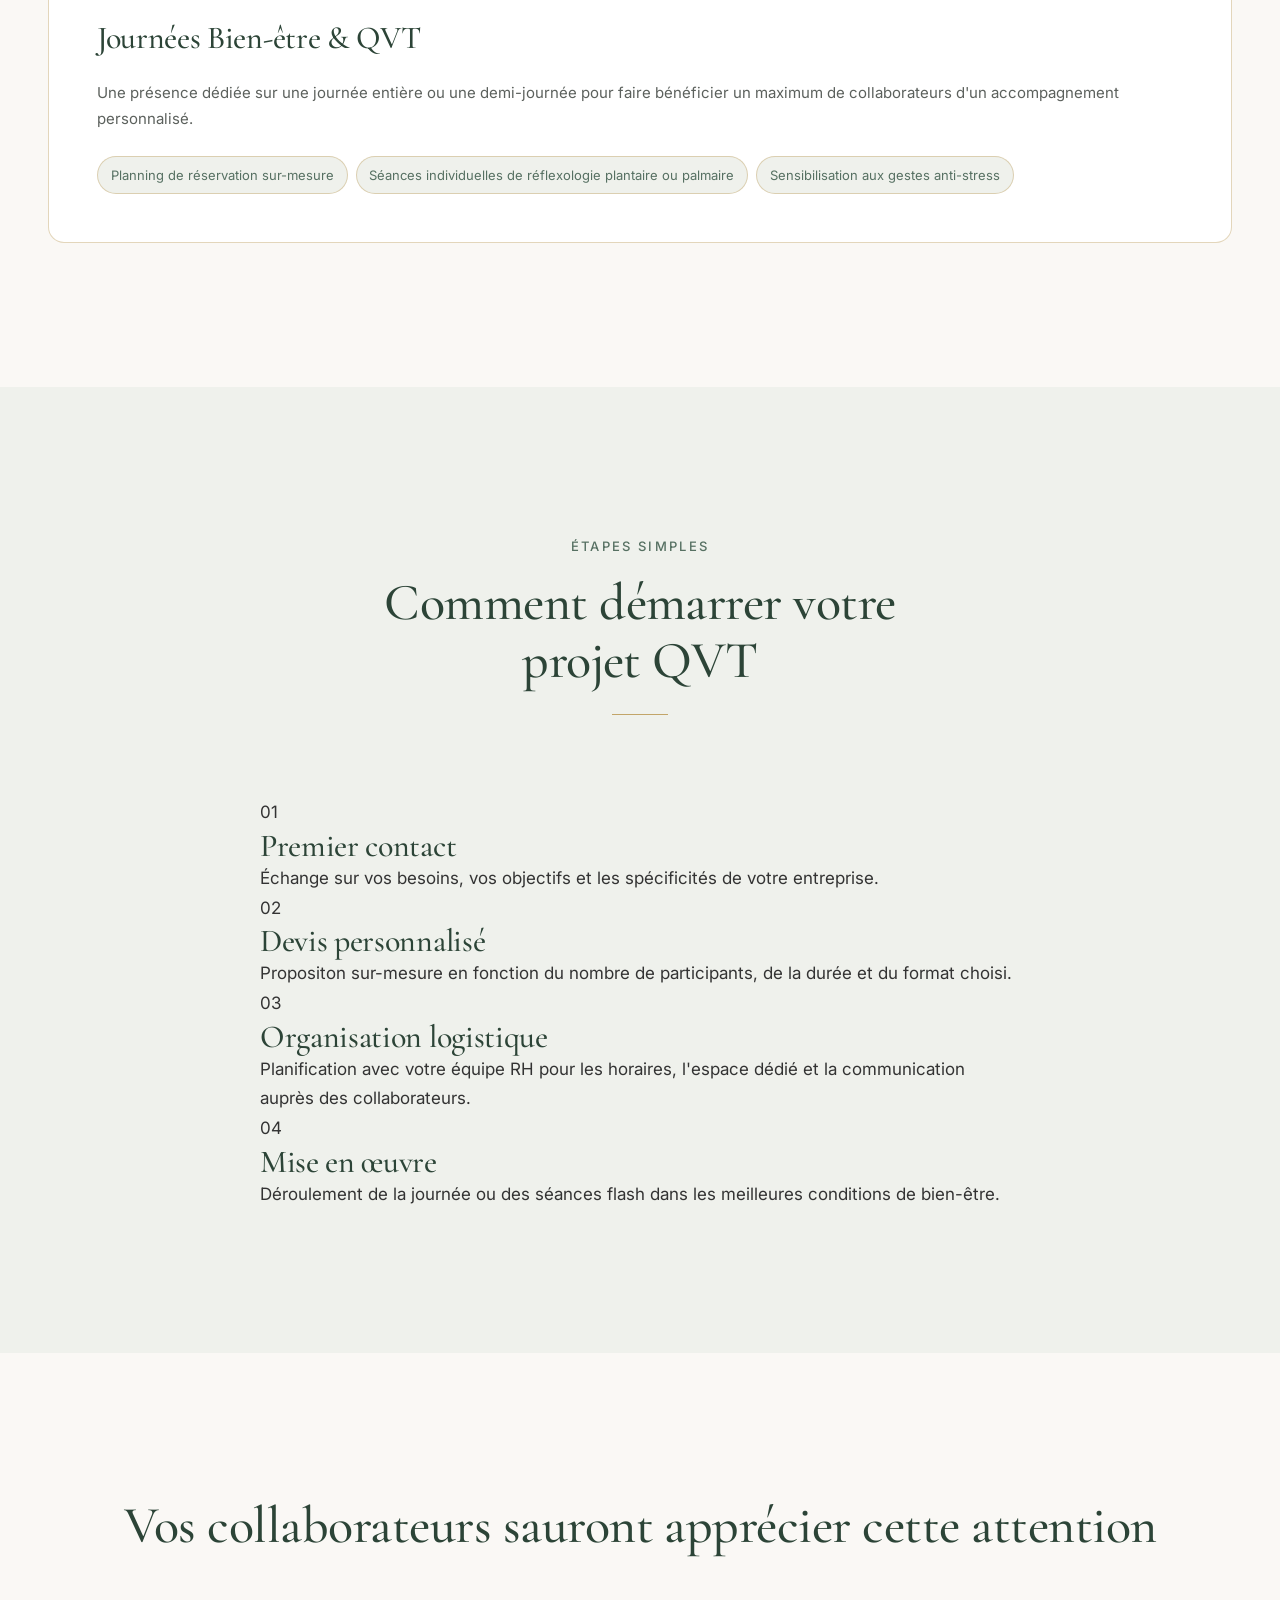
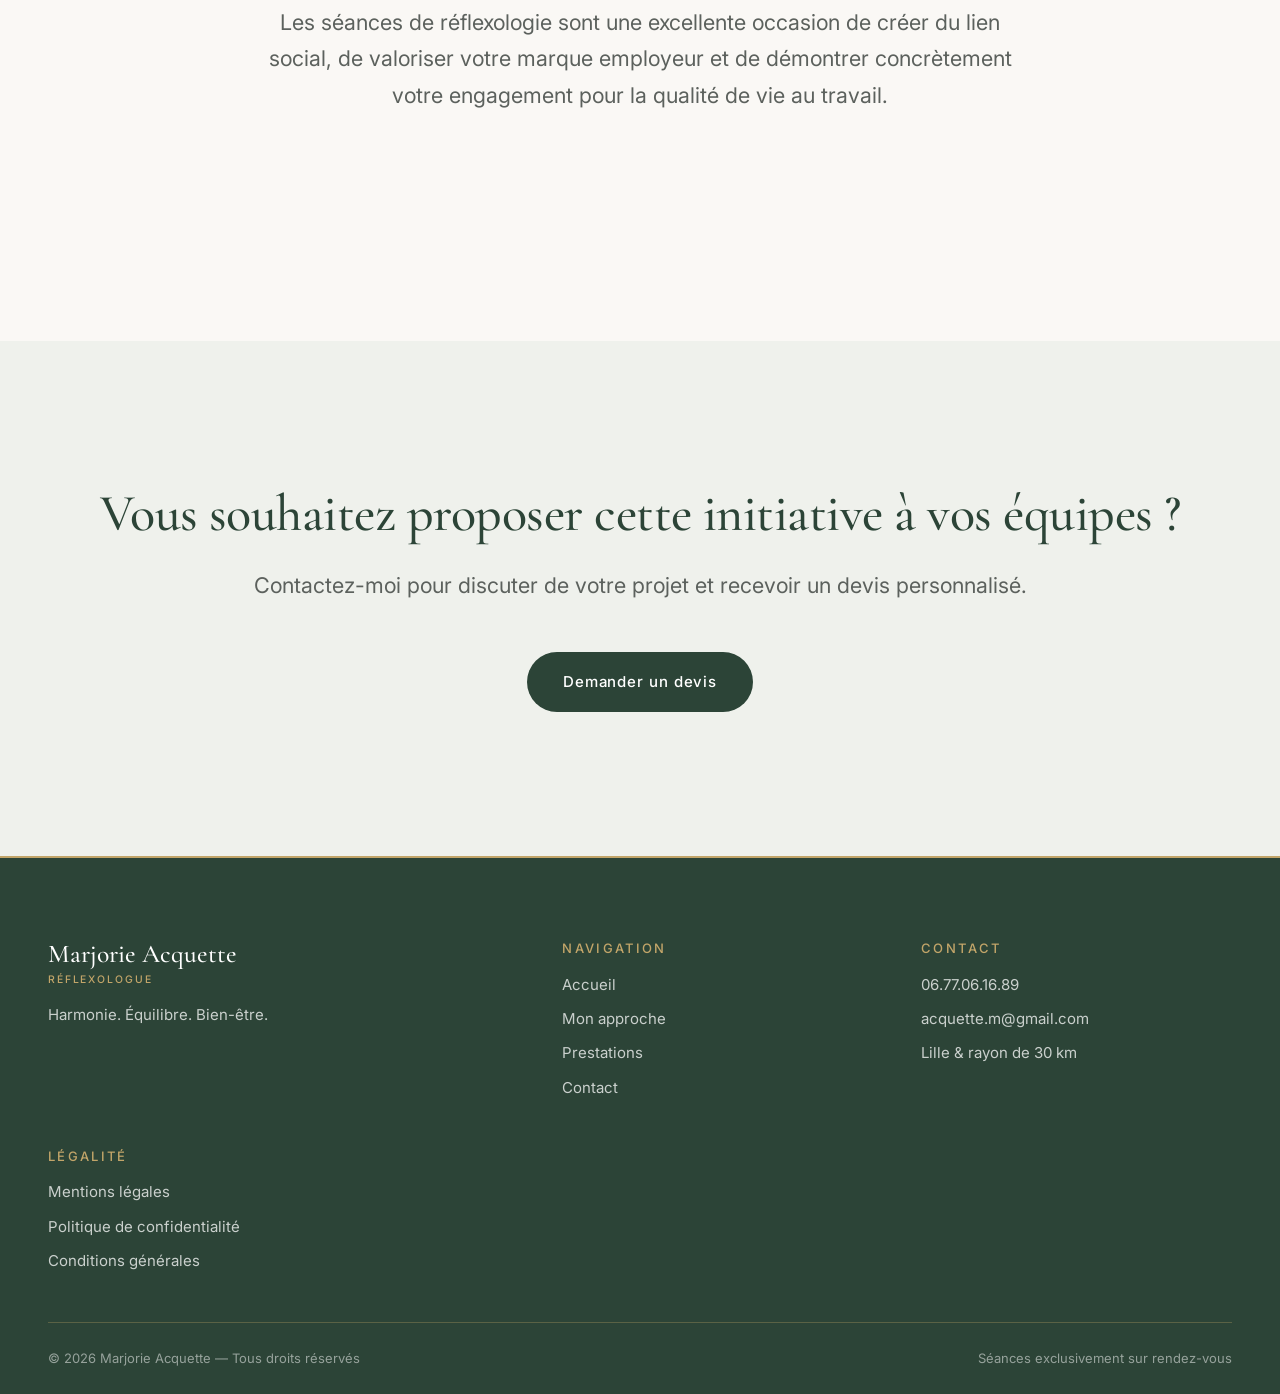
<file: entreprises.html>
<!DOCTYPE html>
<html lang="fr">
<head>
  <meta charset="UTF-8">
  <meta name="viewport" content="width=device-width, initial-scale=1">
  <title>Réflexologie en entreprise — Qualité de Vie au Travail | Marjorie Acquette</title>
  <meta name="description" content="Réflexologie et QVT pour vos collaborateurs. Séances flash ou journées bien-être sur-mesure pour relâcher le stress et cultiver une meilleure ambiance de travail.">
  <meta name="theme-color" content="#FAF8F5">

  <!-- Open Graph / Social Media -->
  <meta property="og:type" content="website">
  <meta property="og:url" content="https://marjorie-acquette.vercel.app/entreprises.html">
  <meta property="og:title" content="Réflexologie en entreprise — QVT">
  <meta property="og:description" content="Offrez à vos collaborateurs des séances de réflexologie. Bien-être, détente et productivité.">
  <meta property="og:image" content="https://marjorie-acquette.vercel.app/images/og-image.png">
  <meta property="og:image:width" content="1200">
  <meta property="og:image:height" content="630">
  <meta property="og:locale" content="fr_FR">

  <!-- Twitter Card -->
  <meta name="twitter:card" content="summary_large_image">
  <meta name="twitter:title" content="Réflexologie en entreprise">
  <meta name="twitter:description" content="Solutions QVT et bien-être pour vos équipes.">
  <meta name="twitter:image" content="https://marjorie-acquette.vercel.app/images/og-image.png">

  <!-- Favicon -->
  <link rel="icon" type="image/png" href="images/logo.png">
  <link rel="apple-touch-icon" href="images/logo.png">

  <script>document.documentElement.classList.add('js');</script>

  <link rel="preconnect" href="https://fonts.googleapis.com">
  <link rel="preconnect" href="https://fonts.gstatic.com" crossorigin>
  <link href="https://fonts.googleapis.com/css2?family=Cormorant+Garamond:ital,wght@0,400;0,500;0,600;1,400;1,500&family=Inter:wght@300;400;500&display=swap" rel="stylesheet">

  <link rel="stylesheet" href="css/variables.css">
  <link rel="stylesheet" href="css/global.css">
  <link rel="stylesheet" href="css/header-footer.css">
  <style>
    .benefits-alt { display: grid; gap: var(--space-lg); margin-bottom: var(--space-lg); }
    .benefit-alt {
      padding: var(--space-md);
      border-left: 4px solid var(--color-accent-gold);
      background: var(--color-background-alt);
      border-radius: 0 var(--radius-md) var(--radius-md) 0;
    }
    .benefit-alt h3 { margin-bottom: var(--space-xs); color: var(--color-primary-dark); }
    .benefit-alt p { font-size: var(--fs-sm); line-height: 1.8; }

    .formats {
      display: grid;
      gap: var(--space-lg);
      margin-top: var(--space-lg);
    }
    .format-card {
      background: var(--color-surface);
      border: 1px solid var(--color-border-gold);
      border-radius: var(--radius-md);
      padding: var(--space-lg);
      transition: var(--transition-card);
    }
    .format-card:hover {
      transform: translateY(-6px);
      box-shadow: var(--shadow-hover);
      border-color: var(--color-accent-gold);
    }
    .format-card h3 { color: var(--color-primary-dark); margin-bottom: var(--space-md); }
    .format-card p { font-size: var(--fs-sm); color: var(--color-text-soft); margin-bottom: var(--space-sm); }
    .format-tags {
      display: flex;
      flex-wrap: wrap;
      gap: 0.5rem;
      margin-top: var(--space-md);
    }
    .tag {
      display: inline-block;
      padding: 0.4rem 0.8rem;
      background: var(--color-background-alt);
      color: var(--color-primary-muted-dark);
      font-size: var(--fs-xs);
      border-radius: var(--radius-pill);
      border: 1px solid var(--color-border-gold);
    }
  </style>
</head>
<body>
  <a class="skip-link" href="#main">Aller au contenu</a>

  <!-- ===================== HEADER ===================== -->
  <header class="site-header">
    <div class="container site-header__inner">
      <a href="index.html" class="logo" aria-label="Marjorie Acquette — Accueil">
        Marjorie Acquette
        <small>Réflexologue</small>
      </a>

      <button class="burger" aria-expanded="false" aria-controls="main-nav" aria-label="Ouvrir le menu">
        <span class="burger__bar"></span>
      </button>

      <nav class="nav" id="main-nav" aria-label="Navigation principale">
        <ul class="nav__list">
          <li><a class="nav__link" href="index.html">Accueil</a></li>
          <li><a class="nav__link" href="about.html">Mon approche</a></li>
          <li><a class="nav__link" href="services.html">Prestations</a></li>
          <li><a class="nav__link" href="entreprises.html" aria-current="page">Entreprises</a></li>
          <li><a class="nav__link" href="faq.html">FAQ</a></li>
          <li><a class="nav__link" href="contact.html">Contact</a></li>
        </ul>
        <a href="contact.html#reservation" class="btn btn--primary">Réserver</a>
      </nav>
    </div>
  </header>

  <main id="main">

    <section class="page-hero page-hero--fullscreen">
      <div class="container reveal">
        <span class="eyebrow">Qualité de Vie au Travail (QVT)</span>
        <h1>La réflexologie au service du bien-être en entreprise</h1>
        <p class="lead">Offrez à vos collaborateurs une parenthèse de détente pour relâcher les tensions, stimuler leur concentration et cultiver un climat professionnel serein et harmonieux.</p>
      </div>
    </section>

    <!-- ===================== INTRODUCTION ===================== -->
    <section class="section">
      <div class="container split">
        <div class="split__content reveal" data-delay="0">
          <h2>Un bien-être qui bénéficie à tous</h2>
          <p>
            Dans les environnements professionnels modernes, le stress et les tensions nerveuses représentent des défis majeurs pour la santé et la productivité. La réflexologie offre une solution naturelle et éprouvée pour aider vos collaborateurs à retrouver leur équilibre physique et mental.
          </p>
          <p>
            Proposer une initiative de bien-être en entreprise, c'est démontrer à vos équipes que vous investissez réellement dans leur santé et leur qualité de vie au travail. C'est aussi créer un climat de confiance, renforcer la cohésion et cultiver un environnement sain.
          </p>
        </div>
      </div>
    </section>

    <!-- ===================== BÉNÉFICES POUR L'ENTREPRISE ===================== -->
    <section class="section section--alt">
      <div class="container">
        <header class="section__header reveal">
          <span class="eyebrow">Bienfaits mesurables</span>
          <h2>Ce que la réflexologie apporte à vos collaborateurs</h2>
        </header>

        <div class="benefits-alt">
          <div class="benefit-alt reveal">
            <h3>Gestion du stress</h3>
            <p>Aide à relâcher les tensions nerveuses et physiques liées aux écrans, aux postures prolongées et aux rythmes de travail soutenus.</p>
          </div>
          <div class="benefit-alt reveal" data-delay="100">
            <h3>Vitalité &amp; Concentration</h3>
            <p>Réinsuffle de l'énergie et favorise la clarté mentale pour relancer l'efficacité et la créativité des équipes tout au long de la journée.</p>
          </div>
          <div class="benefit-alt reveal" data-delay="200">
            <h3>Fidélisation &amp; Climat social</h3>
            <p>Valorise votre démarche humaine et renforce l'engagement des collaborateurs en démontrant un réel investissement dans leur santé au travail.</p>
          </div>
        </div>
      </div>
    </section>

    <!-- ===================== FORMATS D'INTERVENTION ===================== -->
    <section class="section">
      <div class="container">
        <header class="section__header reveal">
          <span class="eyebrow">Comment procédons-nous</span>
          <h2>Formats d'intervention adaptés à votre structure</h2>
        </header>

        <div class="formats">

          <article class="format-card reveal">
            <h3>Séances flash individuelles</h3>
            <p>Des soins courts et ciblés (réflexologie palmaire ou faciale de <span class="accent-gold">20 à 30 minutes par personne</span>), parfaits pour s'intégrer facilement dans la journée de travail sans perturber l'activité.</p>
            <div class="format-tags">
              <span class="tag">Idéal pour les pauses déjeuner ou journées continues</span>
              <span class="tag">Matériel discret et installation rapide</span>
              <span class="tag">Lâcher-prise immédiat</span>
            </div>
          </article>

          <article class="format-card reveal" data-delay="120">
            <h3>Journées Bien-être &amp; QVT</h3>
            <p>Une présence dédiée sur une journée entière ou une demi-journée pour faire bénéficier un maximum de collaborateurs d'un accompagnement personnalisé.</p>
            <div class="format-tags">
              <span class="tag">Planning de réservation sur-mesure</span>
              <span class="tag">Séances individuelles de réflexologie plantaire ou palmaire</span>
              <span class="tag">Sensibilisation aux gestes anti-stress</span>
            </div>
          </article>

        </div>
      </div>
    </section>

    <!-- ===================== PROCESSUS ===================== -->
    <section class="section section--alt">
      <div class="container container--narrow">
        <header class="section__header reveal">
          <span class="eyebrow">Étapes simples</span>
          <h2>Comment démarrer votre projet QVT</h2>
        </header>

        <div class="principles" style="margin-top: var(--space-lg);">
          <div class="principle reveal">
            <span class="principle__num">01</span>
            <div>
              <h3>Premier contact</h3>
              <p>Échange sur vos besoins, vos objectifs et les spécificités de votre entreprise.</p>
            </div>
          </div>
          <div class="principle reveal" data-delay="120">
            <span class="principle__num">02</span>
            <div>
              <h3>Devis personnalisé</h3>
              <p>Propositon sur-mesure en fonction du nombre de participants, de la durée et du format choisi.</p>
            </div>
          </div>
          <div class="principle reveal" data-delay="240">
            <span class="principle__num">03</span>
            <div>
              <h3>Organisation logistique</h3>
              <p>Planification avec votre équipe RH pour les horaires, l'espace dédié et la communication auprès des collaborateurs.</p>
            </div>
          </div>
          <div class="principle reveal" data-delay="360">
            <span class="principle__num">04</span>
            <div>
              <h3>Mise en œuvre</h3>
              <p>Déroulement de la journée ou des séances flash dans les meilleures conditions de bien-être.</p>
            </div>
          </div>
        </div>
      </div>
    </section>

    <!-- ===================== TÉMOIGNAGES ===================== -->
    <section class="section">
      <div class="container reveal" style="text-align: center;">
        <h2 style="margin-bottom: var(--space-lg);">Vos collaborateurs sauront apprécier cette attention</h2>
        <p class="lead" style="max-width: 60ch; margin-inline: auto; margin-bottom: var(--space-xl);">
          Les séances de réflexologie sont une excellente occasion de créer du lien social, de valoriser votre marque employeur et de démontrer concrètement votre engagement pour la qualité de vie au travail.
        </p>
      </div>
    </section>

    <!-- ===================== CTA ===================== -->
    <section class="section section--alt">
      <div class="container reveal" style="text-align: center;">
        <h2 style="margin-bottom: var(--space-md);">Vous souhaitez proposer cette initiative à vos équipes&nbsp;?</h2>
        <p class="lead" style="margin-bottom: var(--space-lg);">Contactez-moi pour discuter de votre projet et recevoir un devis personnalisé.</p>
        <a href="contact.html#reservation" class="btn btn--primary">Demander un devis</a>
      </div>
    </section>

  </main>

  <!-- ===================== FOOTER ===================== -->
  <footer class="site-footer">
    <div class="container">
      <div class="site-footer__grid">
        <div>
          <a href="index.html" class="logo">Marjorie Acquette<small>Réflexologue</small></a>
          <p class="site-footer__tagline">Harmonie. Équilibre. Bien-être.</p>
        </div>
        <div>
          <h4>Navigation</h4>
          <ul>
            <li><a href="index.html">Accueil</a></li>
            <li><a href="about.html">Mon approche</a></li>
            <li><a href="services.html">Prestations</a></li>
            <li><a href="contact.html">Contact</a></li>
          </ul>
        </div>
        <div>
          <h4>Contact</h4>
          <ul>
            <li><a href="tel:+33677061689">06.77.06.16.89</a></li>
            <li><a href="mailto:acquette.m@gmail.com">acquette.m@gmail.com</a></li>
            <li>Lille &amp; rayon de 30&nbsp;km</li>
          </ul>
        </div>
        <div>
          <h4>Légalité</h4>
          <ul>
            <li><a href="mentions-legales.html">Mentions légales</a></li>
            <li><a href="politique-de-confidentialite.html">Politique de confidentialité</a></li>
            <li><a href="cgv.html">Conditions générales</a></li>
          </ul>
        </div>
      </div>
      <div class="site-footer__bottom">
        <span>© 2026 Marjorie Acquette — Tous droits réservés</span>
        <span>Séances exclusivement sur rendez-vous</span>
      </div>
    </div>
  </footer>

  <script src="js/main.js"></script>
</body>
</html>
</file>
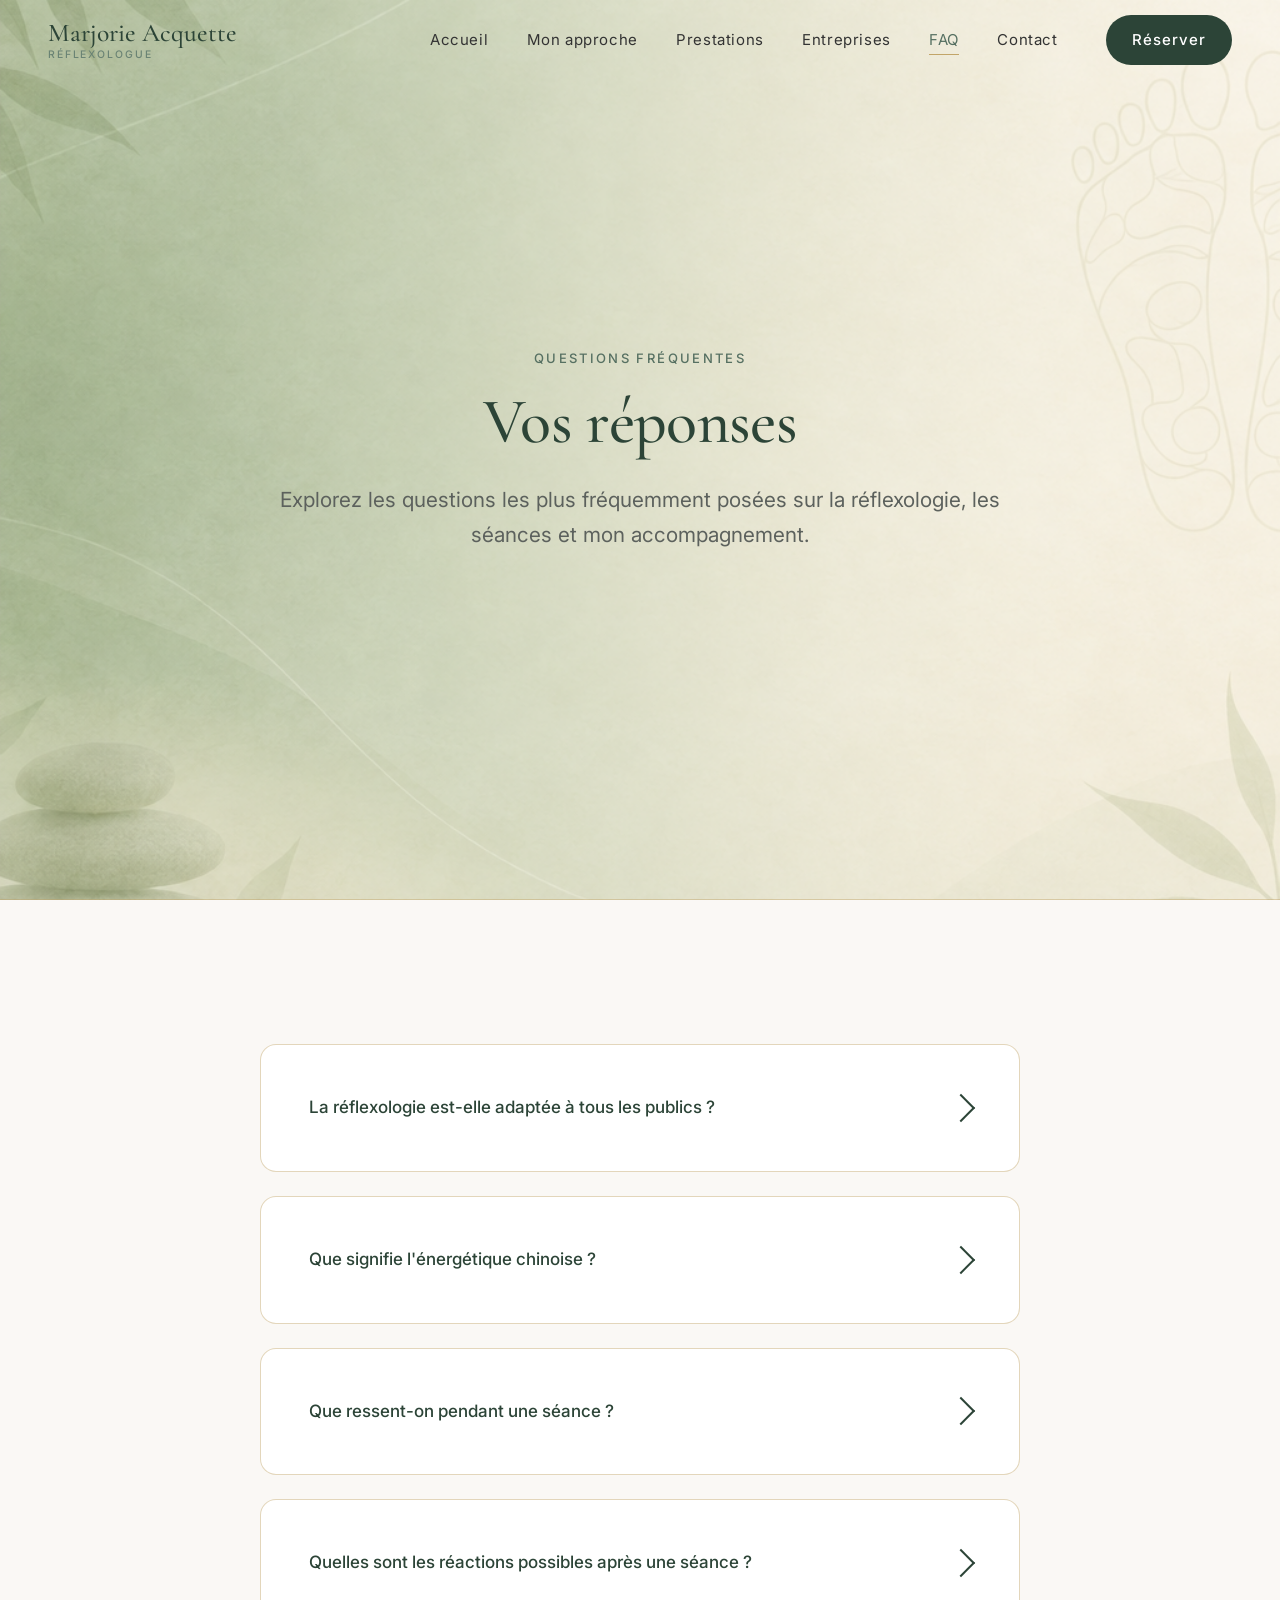
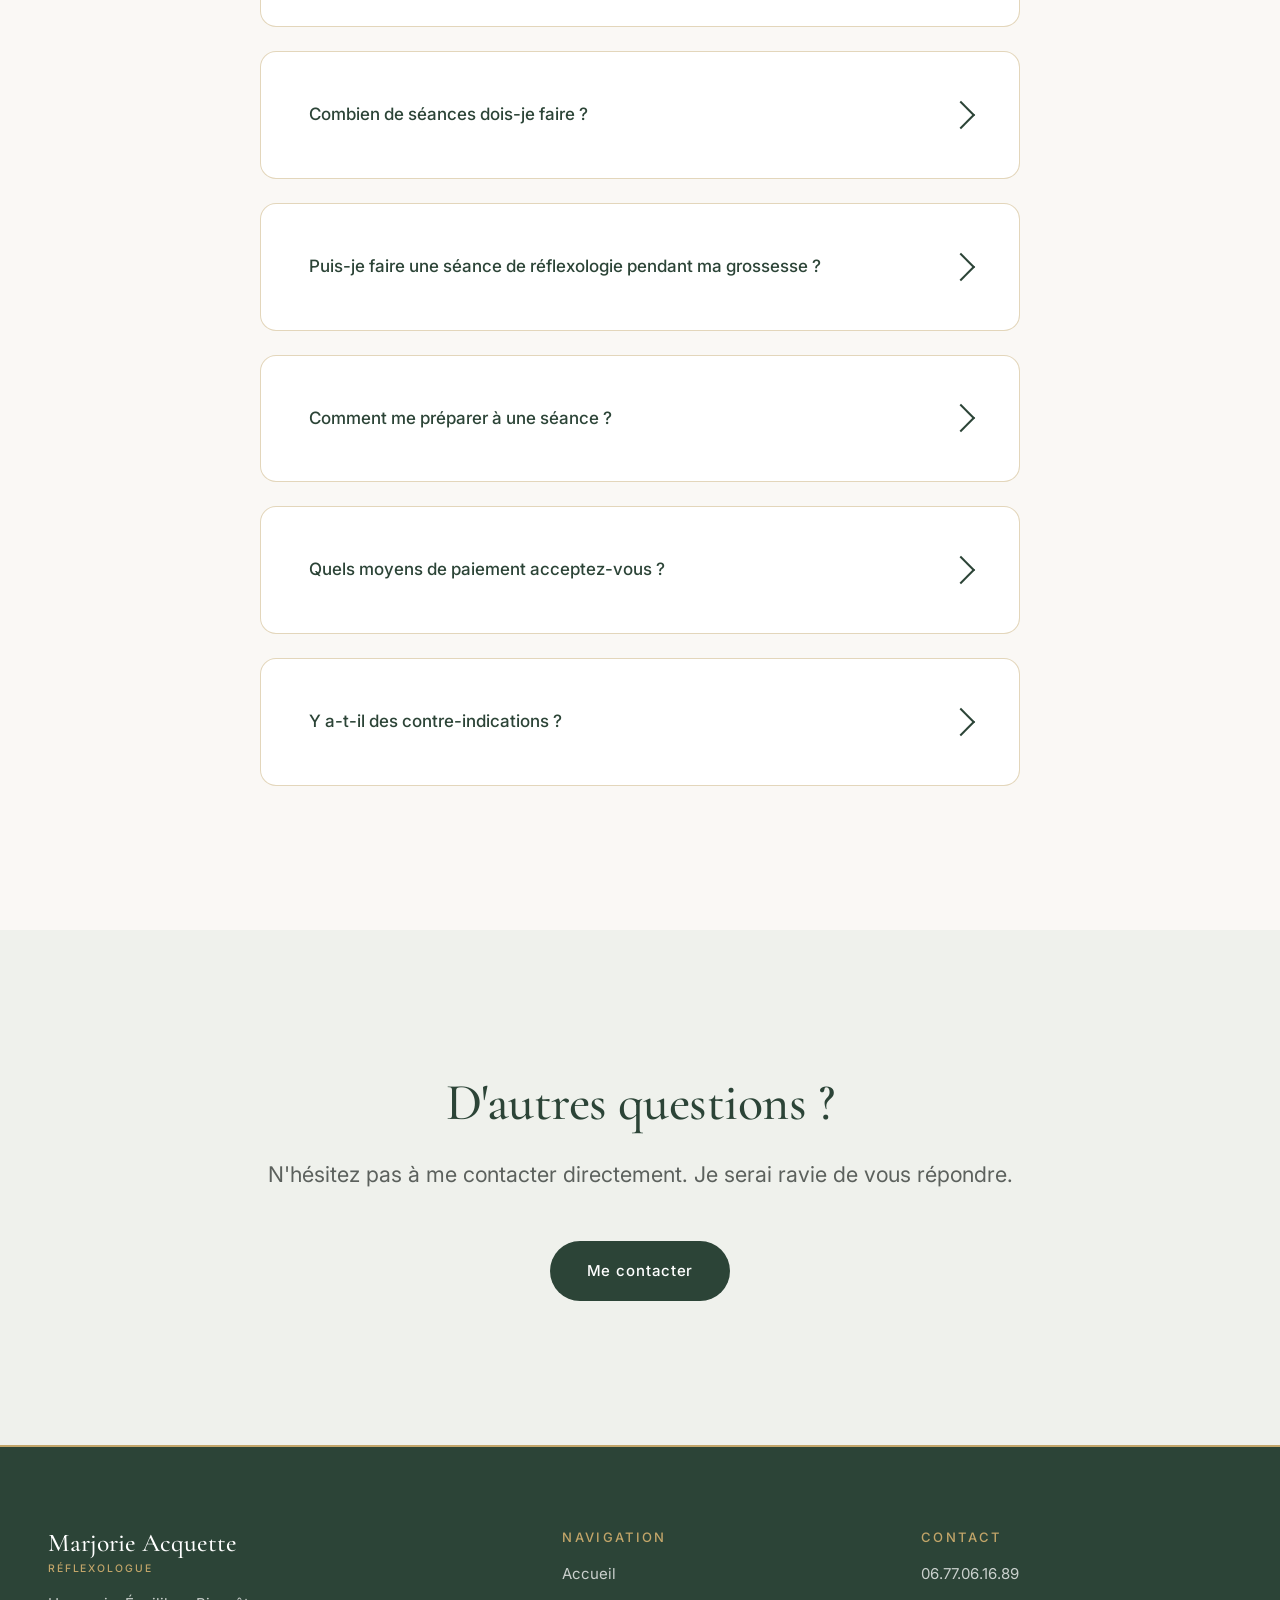
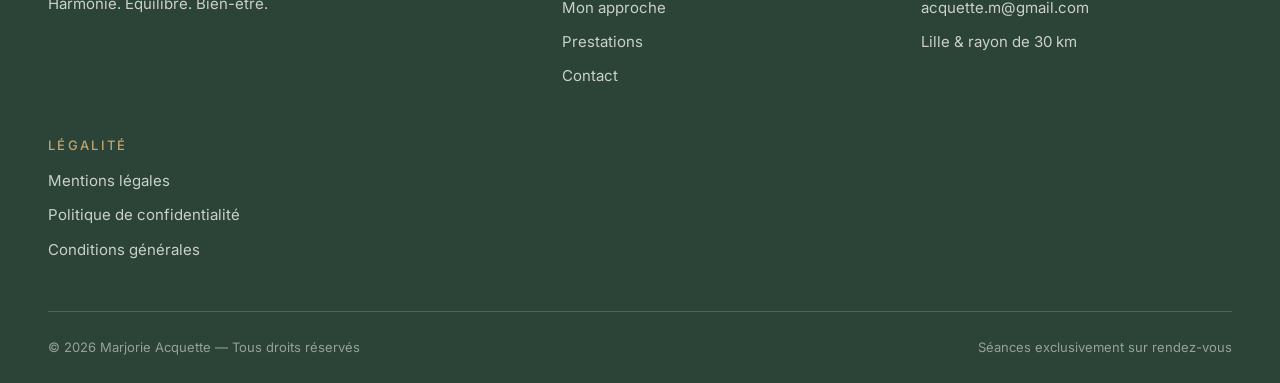
<file: faq.html>
<!DOCTYPE html>
<html lang="fr">
<head>
  <meta charset="UTF-8">
  <meta name="viewport" content="width=device-width, initial-scale=1">
  <title>Questions fréquentes — Marjorie Acquette</title>
  <meta name="description" content="Réponses aux questions fréquentes sur la réflexologie, les séances, les tarifs et les précautions à connaître.">
  <meta name="theme-color" content="#FAF8F5">

  <!-- Open Graph / Social Media -->
  <meta property="og:type" content="website">
  <meta property="og:url" content="https://marjorie-acquette.vercel.app/faq.html">
  <meta property="og:title" content="Questions fréquentes — FAQ">
  <meta property="og:description" content="Toutes les réponses à vos questions sur la réflexologie et les séances.">
  <meta property="og:image" content="https://marjorie-acquette.vercel.app/images/og-image.png">
  <meta property="og:image:width" content="1200">
  <meta property="og:image:height" content="630">
  <meta property="og:locale" content="fr_FR">

  <!-- Twitter Card -->
  <meta name="twitter:card" content="summary_large_image">
  <meta name="twitter:title" content="Questions fréquentes">
  <meta name="twitter:description" content="Vos questions sur la réflexologie et les séances.">
  <meta name="twitter:image" content="https://marjorie-acquette.vercel.app/images/og-image.png">

  <!-- Favicon -->
  <link rel="icon" type="image/png" href="images/logo.png">
  <link rel="apple-touch-icon" href="images/logo.png">

  <script>document.documentElement.classList.add('js');</script>

  <link rel="preconnect" href="https://fonts.googleapis.com">
  <link rel="preconnect" href="https://fonts.gstatic.com" crossorigin>
  <link href="https://fonts.googleapis.com/css2?family=Cormorant+Garamond:ital,wght@0,400;0,500;0,600;1,400;1,500&family=Inter:wght@300;400;500&display=swap" rel="stylesheet">

  <link rel="stylesheet" href="css/variables.css">
  <link rel="stylesheet" href="css/global.css">
  <link rel="stylesheet" href="css/header-footer.css">
  <style>
    .faq-grid { display: grid; gap: var(--space-md); }

    .faq-item {
      background: var(--color-surface);
      border: 1px solid var(--color-border-gold);
      border-radius: var(--radius-md);
      overflow: hidden;
      transition: var(--transition-card);
    }
    .faq-item:hover { box-shadow: var(--shadow-soft); }

    .faq-trigger {
      display: flex;
      align-items: center;
      justify-content: space-between;
      gap: 1rem;
      width: 100%;
      padding: var(--space-lg);
      text-align: left;
      font-size: var(--fs-base);
      font-weight: 500;
      color: var(--color-primary-dark);
      background: none;
      border: none;
      cursor: pointer;
      transition: var(--transition-fast);
    }
    .faq-trigger:hover { color: var(--color-accent-gold); }

    .faq-trigger::after {
      content: '';
      flex-shrink: 0;
      width: 20px;
      height: 20px;
      border-top: 2px solid currentColor;
      border-right: 2px solid currentColor;
      transform: rotate(45deg);
      transition: transform var(--transition-fast);
    }
    .faq-item.is-open .faq-trigger::after { transform: rotate(-135deg); }

    .faq-content {
      max-height: 0;
      overflow: hidden;
      transition: max-height var(--transition-fast);
    }
    .faq-item.is-open .faq-content { max-height: 1000px; }

    .faq-answer {
      padding: 0 var(--space-lg) var(--space-lg);
      font-size: var(--fs-sm);
      line-height: 1.8;
      color: var(--color-text-soft);
    }
    .faq-answer p { margin-bottom: var(--space-sm); }
    .faq-answer p:last-child { margin-bottom: 0; }
    .faq-answer strong { color: var(--color-primary-dark); }

    @media (prefers-reduced-motion: reduce) {
      .faq-trigger::after, .faq-content { transition: none; }
    }
  </style>
</head>
<body>
  <a class="skip-link" href="#main">Aller au contenu</a>

  <!-- ===================== HEADER ===================== -->
  <header class="site-header">
    <div class="container site-header__inner">
      <a href="index.html" class="logo" aria-label="Marjorie Acquette — Accueil">
        Marjorie Acquette
        <small>Réflexologue</small>
      </a>

      <button class="burger" aria-expanded="false" aria-controls="main-nav" aria-label="Ouvrir le menu">
        <span class="burger__bar"></span>
      </button>

      <nav class="nav" id="main-nav" aria-label="Navigation principale">
        <ul class="nav__list">
          <li><a class="nav__link" href="index.html">Accueil</a></li>
          <li><a class="nav__link" href="about.html">Mon approche</a></li>
          <li><a class="nav__link" href="services.html">Prestations</a></li>
          <li><a class="nav__link" href="entreprises.html">Entreprises</a></li>
          <li><a class="nav__link" href="faq.html" aria-current="page">FAQ</a></li>
          <li><a class="nav__link" href="contact.html">Contact</a></li>
        </ul>
        <a href="contact.html#reservation" class="btn btn--primary">Réserver</a>
      </nav>
    </div>
  </header>

  <main id="main">

    <section class="page-hero page-hero--fullscreen">
      <div class="container reveal">
        <span class="eyebrow">Questions fréquentes</span>
        <h1>Vos réponses</h1>
        <p class="lead">Explorez les questions les plus fréquemment posées sur la réflexologie, les séances et mon accompagnement.</p>
      </div>
    </section>

    <!-- ===================== FAQ ===================== -->
    <section class="section">
      <div class="container container--narrow reveal">
        <div class="faq-grid">

          <div class="faq-item">
            <button class="faq-trigger" aria-expanded="false">
              La réflexologie est-elle adaptée à tous les publics&nbsp;?
            </button>
            <div class="faq-content">
              <div class="faq-answer">
                <p>
                  Oui, la réflexologie peut s'adresser à tous les âges, des enfants aux personnes âgées. Chaque séance est adaptée à la personne, à son âge, à ses besoins et à sa sensibilité. L'objectif est de proposer un moment de détente et de bien-être personnalisé.
                </p>
              </div>
            </div>
          </div>

          <div class="faq-item">
            <button class="faq-trigger" aria-expanded="false">
              Que signifie l'énergétique chinoise&nbsp;?
            </button>
            <div class="faq-content">
              <div class="faq-answer">
                <p>
                  L'énergétique chinoise est une approche ancestrale issue de la philosophie taoïste et de la Médecine Traditionnelle Chinoise. Elle repose sur la recherche d'un équilibre entre le corps, les émotions et l'environnement, notamment à travers la bonne circulation du Qi (énergie vitale) et l'harmonie du Yin et du Yang.
                </p>
                <p>
                  Elle s'appuie également sur la théorie des cinq éléments : <span class="accent-gold">Bois, Feu, Terre, Métal et Eau</span>, qui représentent les différents mouvements énergétiques du corps et leurs interactions. En réflexologie énergétique, ces principes permettent de personnaliser chaque séance afin d'accompagner le corps vers un meilleur équilibre.
                </p>
              </div>
            </div>
          </div>

          <div class="faq-item">
            <button class="faq-trigger" aria-expanded="false">
              Que ressent-on pendant une séance&nbsp;?
            </button>
            <div class="faq-content">
              <div class="faq-answer">
                <p>
                  Chaque personne vit la séance différemment. Vous pouvez ressentir une profonde détente, une sensation de chaleur, de légèreté ou parfois une légère sensibilité sur certaines zones réflexes. L'important est de vous laisser porter et d'écouter votre corps.
                </p>
              </div>
            </div>
          </div>

          <div class="faq-item">
            <button class="faq-trigger" aria-expanded="false">
              Quelles sont les réactions possibles après une séance&nbsp;?
            </button>
            <div class="faq-content">
              <div class="faq-answer">
                <p>
                  Après une séance, le corps peut réagir de différentes façons, car chaque personne est unique. Il est possible de ressentir une fatigue passagère, des courbatures, des maux de tête, des troubles digestifs, ou encore un regain d'énergie. Ces réactions sont généralement temporaires et peuvent apparaître dans les heures jusqu'à <strong>3 jours</strong> qui suivent la séance.
                </p>
                <p>
                  Certaines personnes ne ressentent aucun effet particulier. Si un effet désagréable persiste, n'hésitez pas à consulter un médecin. Après votre séance, je vous conseille de bien vous hydrater, de vous reposer si besoin et surtout d'être à l'écoute de votre corps.
                </p>
              </div>
            </div>
          </div>

          <div class="faq-item">
            <button class="faq-trigger" aria-expanded="false">
              Combien de séances dois-je faire&nbsp;?
            </button>
            <div class="faq-content">
              <div class="faq-answer">
                <p>
                  Tout dépend de vos besoins, de vos attentes et de votre objectif. Une séance ponctuelle peut permettre de s'offrir un moment de détente. Pour un accompagnement dans la durée, plusieurs séances peuvent être envisagées. C'est pourquoi je propose des <span class="accent-gold">forfaits de 3 ou 5 séances</span>, afin de vous permettre de prendre soin de vous régulièrement.
                </p>
                <p>
                  La fréquence dépend de chaque personne et de ses besoins. Les séances peuvent être espacées de quelques semaines ou organisées à un rythme différent selon vos attentes. Nous pourrons définir ensemble la fréquence qui vous convient le mieux.
                </p>
              </div>
            </div>
          </div>

          <div class="faq-item">
            <button class="faq-trigger" aria-expanded="false">
              Puis-je faire une séance de réflexologie pendant ma grossesse&nbsp;?
            </button>
            <div class="faq-content">
              <div class="faq-answer">
                <p>
                  La réflexologie pendant la grossesse nécessite certaines précautions. Par principe de prudence, je ne propose pas de séances aux femmes enceintes n'étant pour l'instant pas formée (mais cela fait bien sûr partie des formations que je ferai prochainement&nbsp;!).
                </p>
              </div>
            </div>
          </div>

          <div class="faq-item">
            <button class="faq-trigger" aria-expanded="false">
              Comment me préparer à une séance&nbsp;?
            </button>
            <div class="faq-content">
              <div class="faq-answer">
                <p>
                  Il n'y a pas de préparation particulière à prévoir. Venez simplement avec une <strong>tenue confortable</strong> et prenez le temps d'arriver sereinement. Lors de notre première rencontre, nous prendrons quelques instants pour échanger sur vos attentes, vos besoins et vos éventuelles précautions de santé. Vous n'avez plus qu'à profiter de ce moment qui vous est entièrement consacré.
                </p>
              </div>
            </div>
          </div>

          <div class="faq-item">
            <button class="faq-trigger" aria-expanded="false">
              Quels moyens de paiement acceptez-vous&nbsp;?
            </button>
            <div class="faq-content">
              <div class="faq-answer">
                <p>
                  Je propose les moyens de paiement suivants :
                </p>
                <ul style="list-style: disc; padding-left: 1.5rem; margin-bottom: var(--space-sm);">
                  <li>Espèces</li>
                  <li>Virement (Wero)</li>
                  <li>Chèque</li>
                </ul>
                <p>
                  Le paiement se fait sur place à la fin de la séance ou lors de la souscription d'un forfait. Une facture peut être fournie par e-mail sur demande. TVA non applicable (art. 293 B du CGI).
                </p>
              </div>
            </div>
          </div>

          <div class="faq-item">
            <button class="faq-trigger" aria-expanded="false">
              Y a-t-il des contre-indications&nbsp;?
            </button>
            <div class="faq-content">
              <div class="faq-answer">
                <p>
                  Merci de m'indiquer lors de la prise de rendez-vous si vous avez un problème de santé ou si vous suivez un traitement. Certaines situations nécessitent des précautions particulières :
                </p>
                <p>
                  <strong>Troubles circulatoires majeurs :</strong> Phlébites déclarées, thromboses ou risques d'embolie récents.
                </p>
                <p>
                  <strong>Inflammations aiguës :</strong> Fièvre importante, infections en cours ou traumatismes récents des pieds (entorses, fractures).
                </p>
                <p>
                  <strong>Grossesse :</strong> Par principe de précaution, je ne fais pas de réflexologie aux femmes enceintes.
                </p>
                <p>
                  <strong>Pathologies lourdes :</strong> Maladies lourdes en phase aiguë ou cancers en cours de traitement médical (sauf accord écrit du médecin traitant).
                </p>
                <p>
                  <strong style="color: var(--color-primary-dark);">La réflexologie est une approche de bien-être et de relaxation qui ne se substitue en aucun cas à un suivi médical, un diagnostic ou un traitement prescrit par un professionnel de santé.</strong>
                </p>
              </div>
            </div>
          </div>

        </div>
      </div>
    </section>

    <!-- ===================== CTA ===================== -->
    <section class="section section--alt">
      <div class="container container--narrow reveal" style="text-align: center;">
        <h2 style="margin-bottom: var(--space-md);">D'autres questions&nbsp;?</h2>
        <p class="lead" style="margin-bottom: var(--space-lg);">N'hésitez pas à me contacter directement. Je serai ravie de vous répondre.</p>
        <a href="contact.html#reservation" class="btn btn--primary">Me contacter</a>
      </div>
    </section>

  </main>

  <!-- ===================== FOOTER ===================== -->
  <footer class="site-footer">
    <div class="container">
      <div class="site-footer__grid">
        <div>
          <a href="index.html" class="logo">Marjorie Acquette<small>Réflexologue</small></a>
          <p class="site-footer__tagline">Harmonie. Équilibre. Bien-être.</p>
        </div>
        <div>
          <h4>Navigation</h4>
          <ul>
            <li><a href="index.html">Accueil</a></li>
            <li><a href="about.html">Mon approche</a></li>
            <li><a href="services.html">Prestations</a></li>
            <li><a href="contact.html">Contact</a></li>
          </ul>
        </div>
        <div>
          <h4>Contact</h4>
          <ul>
            <li><a href="tel:+33677061689">06.77.06.16.89</a></li>
            <li><a href="mailto:acquette.m@gmail.com">acquette.m@gmail.com</a></li>
            <li>Lille &amp; rayon de 30&nbsp;km</li>
          </ul>
        </div>
        <div>
          <h4>Légalité</h4>
          <ul>
            <li><a href="mentions-legales.html">Mentions légales</a></li>
            <li><a href="politique-de-confidentialite.html">Politique de confidentialité</a></li>
            <li><a href="cgv.html">Conditions générales</a></li>
          </ul>
        </div>
      </div>
      <div class="site-footer__bottom">
        <span>© 2026 Marjorie Acquette — Tous droits réservés</span>
        <span>Séances exclusivement sur rendez-vous</span>
      </div>
    </div>
  </footer>

  <script src="js/main.js"></script>
  <script>
    document.querySelectorAll('.faq-trigger').forEach(trigger => {
      trigger.addEventListener('click', function() {
        const item = this.closest('.faq-item');
        const isOpen = item.classList.contains('is-open');
        
        document.querySelectorAll('.faq-item').forEach(el => {
          el.classList.remove('is-open');
          el.querySelector('.faq-trigger').setAttribute('aria-expanded', 'false');
        });
        
        if (!isOpen) {
          item.classList.add('is-open');
          this.setAttribute('aria-expanded', 'true');
        }
      });
    });
  </script>
</body>
</html>
</file>
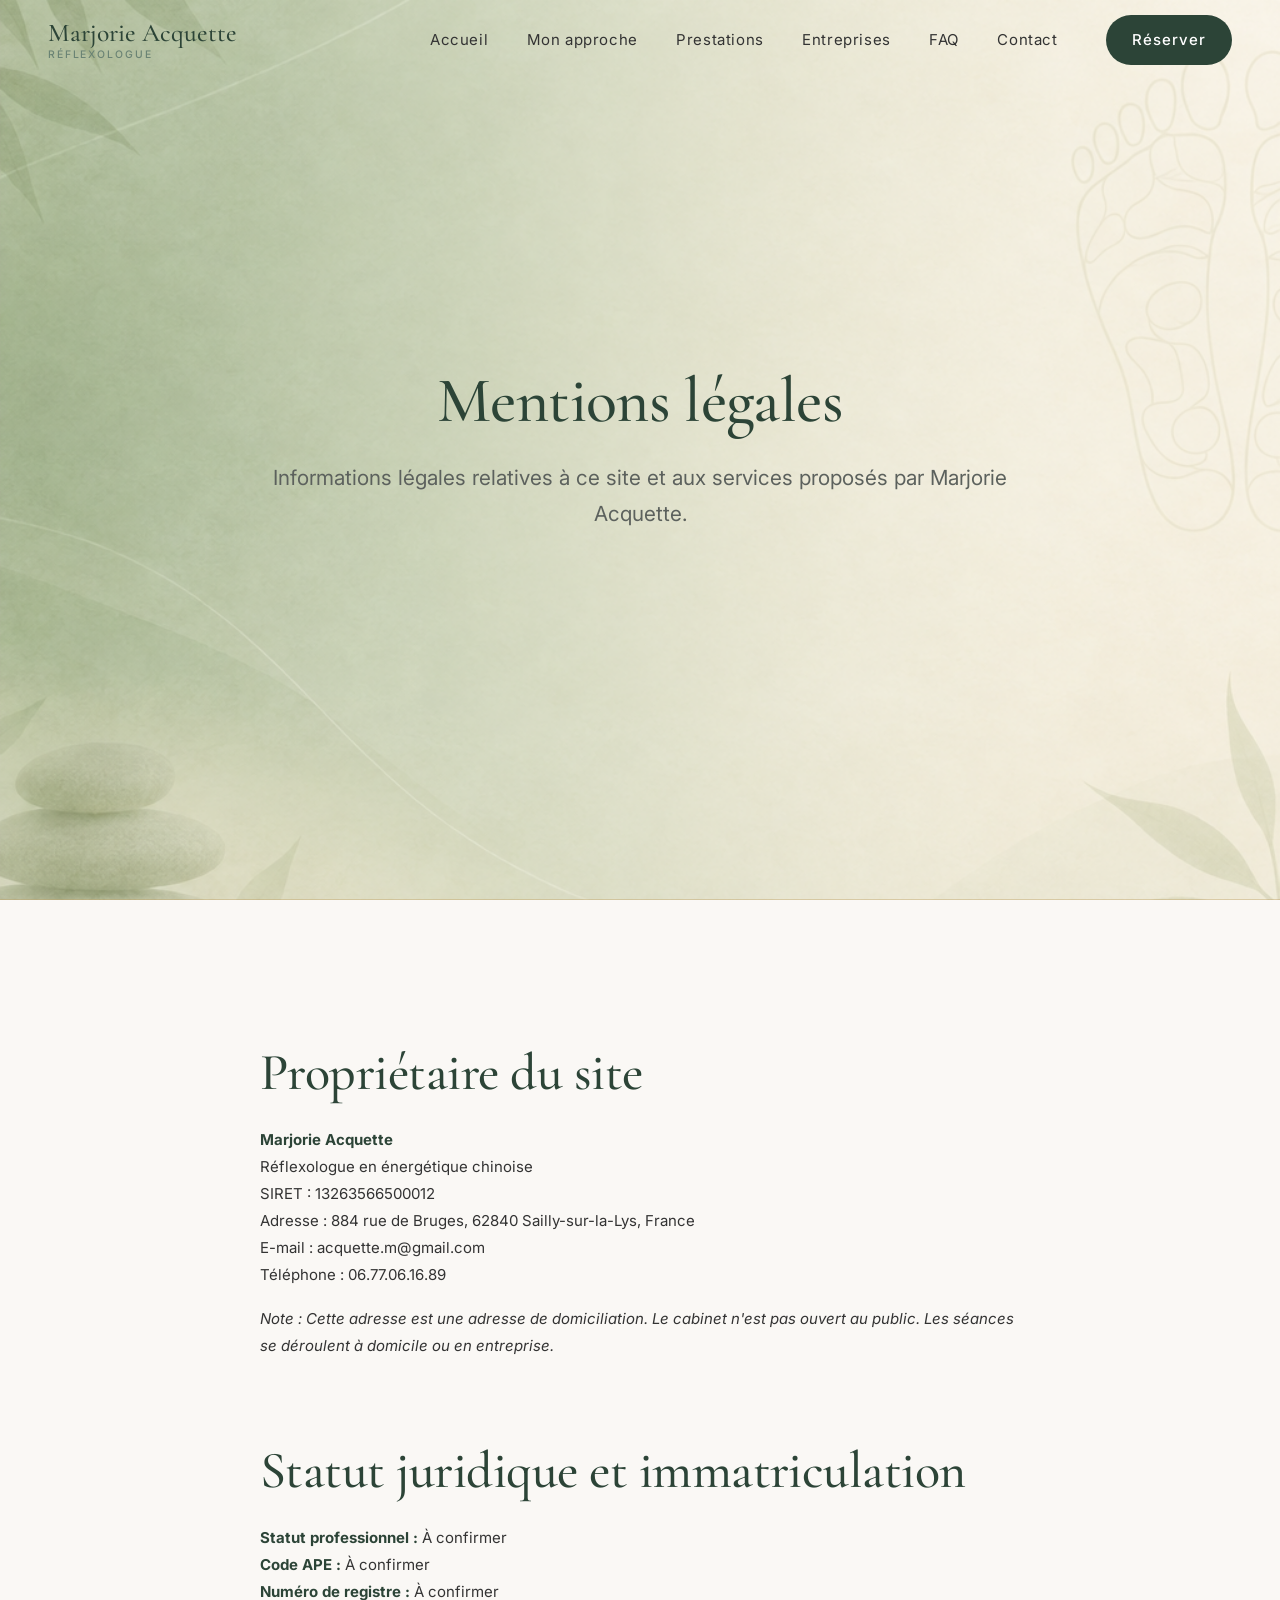
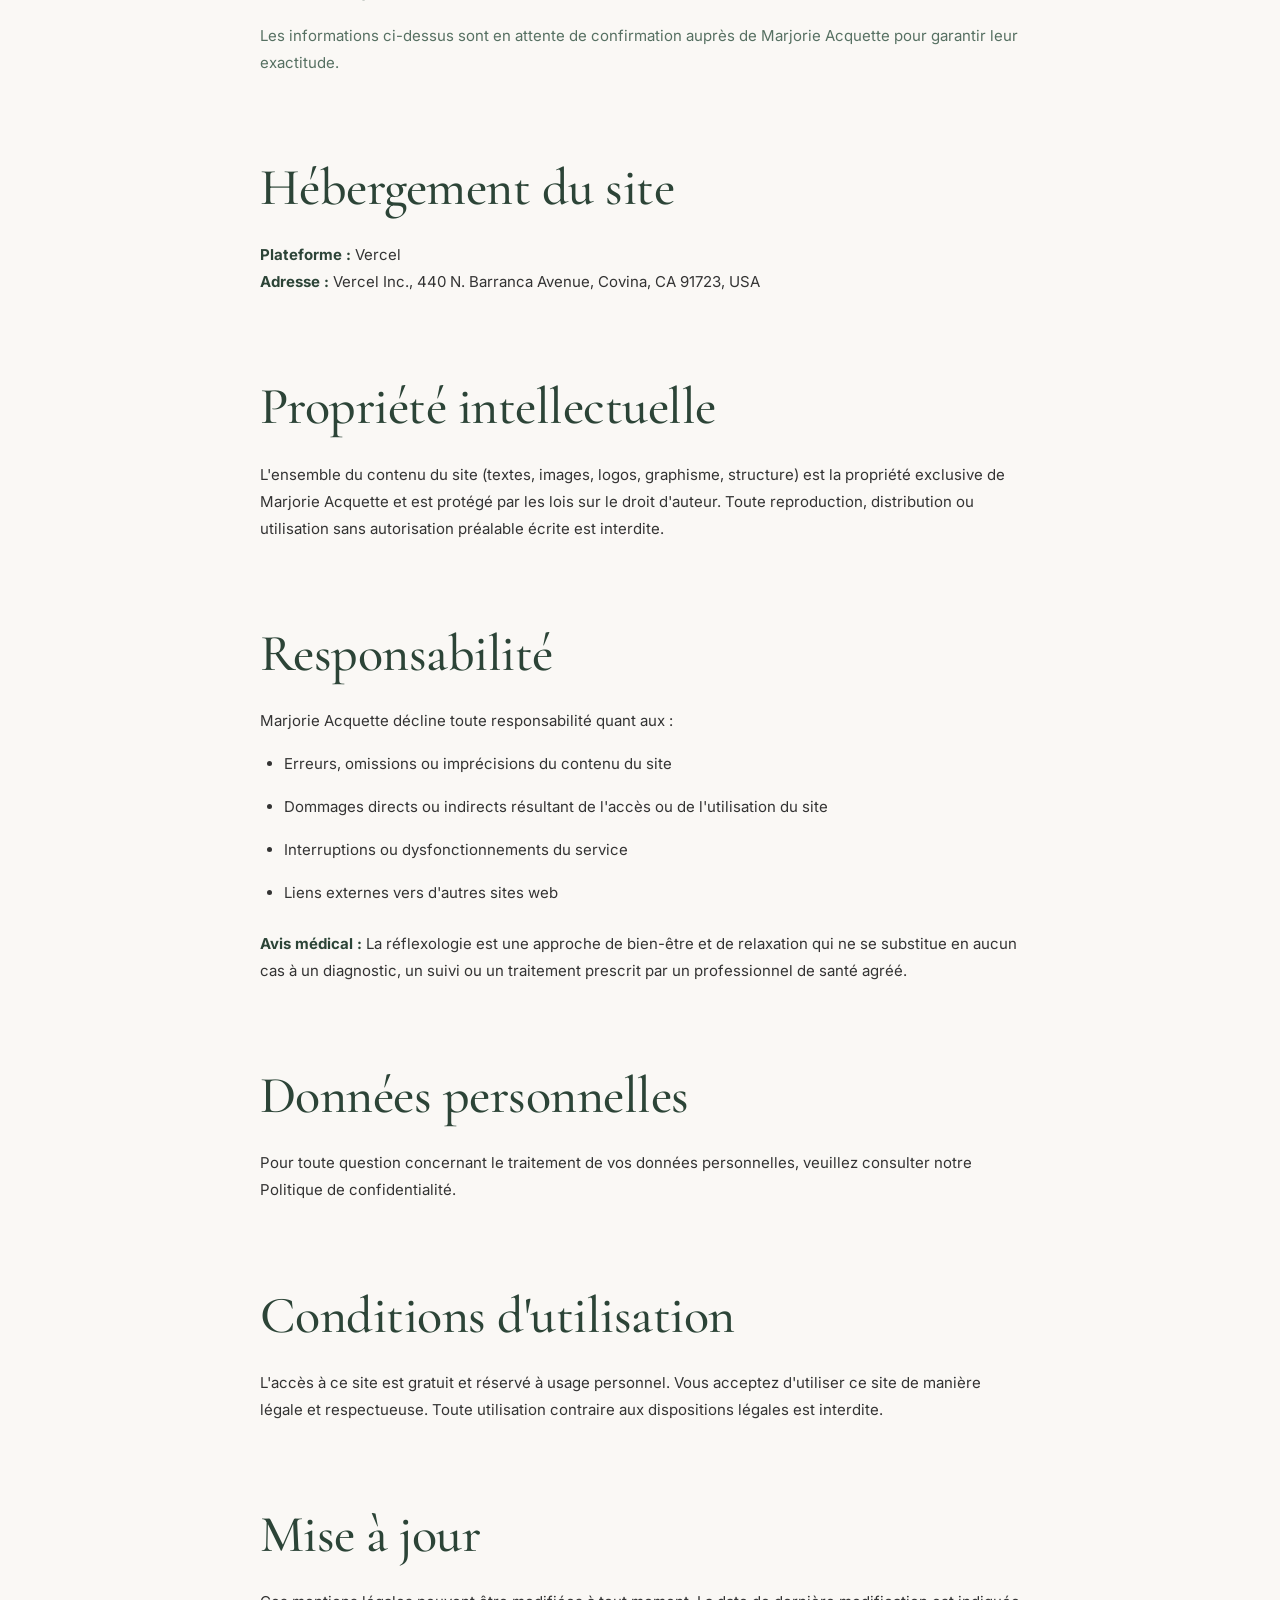
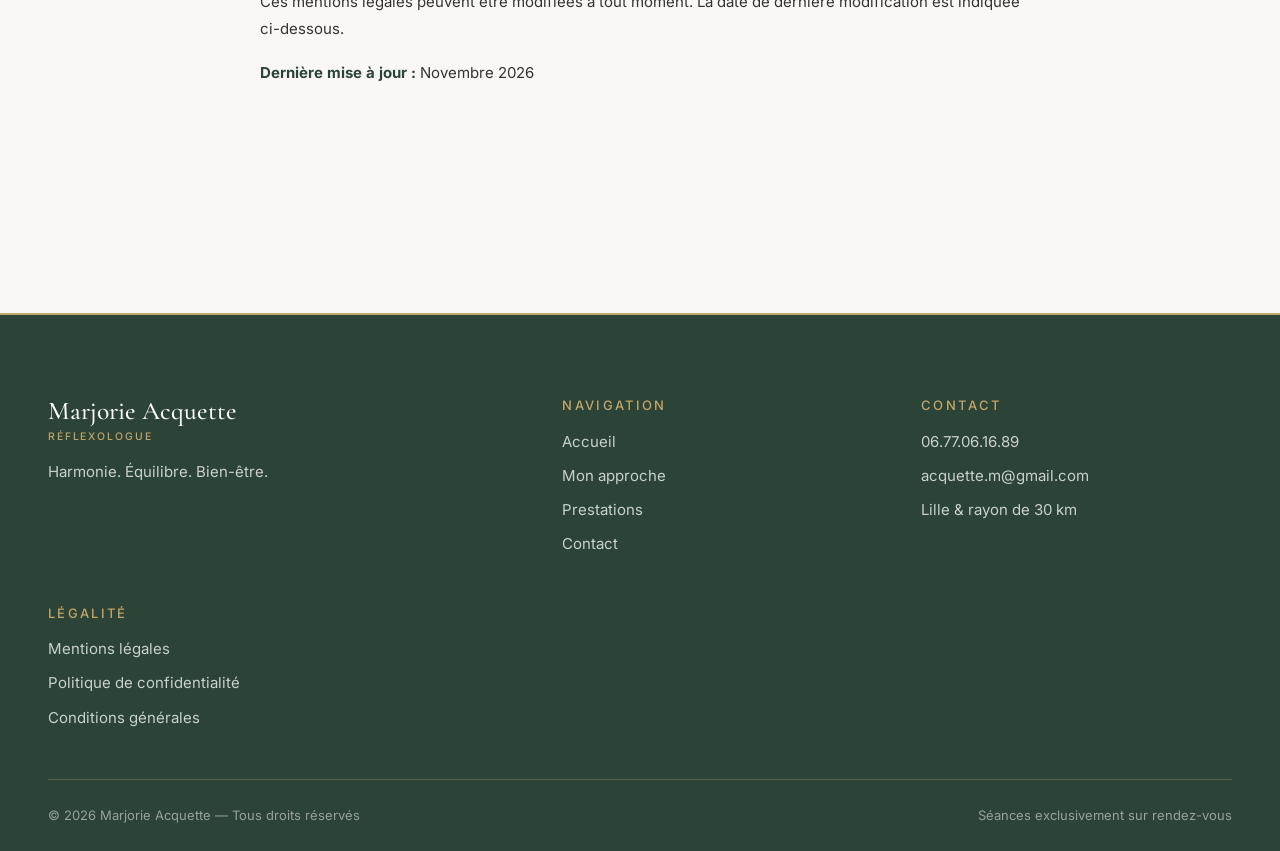
<file: mentions-legales.html>
<!DOCTYPE html>
<html lang="fr">
<head>
  <meta charset="UTF-8">
  <meta name="viewport" content="width=device-width, initial-scale=1">
  <title>Mentions légales — Marjorie Acquette</title>
  <meta name="description" content="Mentions légales de Marjorie Acquette, réflexologue à Lille.">
  <meta name="theme-color" content="#FAF8F5">

  <!-- Open Graph / Social Media -->
  <meta property="og:type" content="website">
  <meta property="og:url" content="https://marjorie-acquette.vercel.app/mentions-legales.html">
  <meta property="og:title" content="Mentions légales">
  <meta property="og:description" content="Marjorie Acquette — Réflexologue en énergétique chinoise.">
  <meta property="og:image" content="https://marjorie-acquette.vercel.app/images/og-image.png">
  <meta property="og:locale" content="fr_FR">

  <!-- Favicon -->
  <link rel="icon" type="image/png" href="images/logo.png">
  <link rel="apple-touch-icon" href="images/logo.png">

  <script>document.documentElement.classList.add('js');</script>

  <link rel="preconnect" href="https://fonts.googleapis.com">
  <link rel="preconnect" href="https://fonts.gstatic.com" crossorigin>
  <link href="https://fonts.googleapis.com/css2?family=Cormorant+Garamond:ital,wght@0,400;0,500;0,600;1,400;1,500&family=Inter:wght@300;400;500&display=swap" rel="stylesheet">

  <link rel="stylesheet" href="css/variables.css">
  <link rel="stylesheet" href="css/global.css">
  <link rel="stylesheet" href="css/header-footer.css">
  <style>
    .legal-section { margin-bottom: var(--space-xl); }
    .legal-section h2 { margin-bottom: var(--space-md); }
    .legal-section h3 { margin-top: var(--space-lg); margin-bottom: var(--space-sm); }
    .legal-section p, .legal-section li { font-size: var(--fs-sm); line-height: 1.8; margin-bottom: var(--space-sm); }
    .legal-section ul { list-style: disc; padding-left: 1.5rem; margin-bottom: var(--space-md); }
    .legal-section strong { color: var(--color-primary-dark); }
  </style>
</head>
<body>
  <a class="skip-link" href="#main">Aller au contenu</a>

  <!-- ===================== HEADER ===================== -->
  <header class="site-header">
    <div class="container site-header__inner">
      <a href="index.html" class="logo" aria-label="Marjorie Acquette — Accueil">
        Marjorie Acquette
        <small>Réflexologue</small>
      </a>

      <button class="burger" aria-expanded="false" aria-controls="main-nav" aria-label="Ouvrir le menu">
        <span class="burger__bar"></span>
      </button>

      <nav class="nav" id="main-nav" aria-label="Navigation principale">
        <ul class="nav__list">
          <li><a class="nav__link" href="index.html">Accueil</a></li>
          <li><a class="nav__link" href="about.html">Mon approche</a></li>
          <li><a class="nav__link" href="services.html">Prestations</a></li>
          <li><a class="nav__link" href="entreprises.html">Entreprises</a></li>
          <li><a class="nav__link" href="faq.html">FAQ</a></li>
          <li><a class="nav__link" href="contact.html">Contact</a></li>
        </ul>
        <a href="contact.html#reservation" class="btn btn--primary">Réserver</a>
      </nav>
    </div>
  </header>

  <main id="main">

    <section class="page-hero page-hero--fullscreen">
      <div class="container reveal">
        <h1>Mentions légales</h1>
        <p class="lead">Informations légales relatives à ce site et aux services proposés par Marjorie Acquette.</p>
      </div>
    </section>

    <!-- ===================== MENTIONS LÉGALES ===================== -->
    <section class="section">
      <div class="container container--narrow reveal">

        <div class="legal-section">
          <h2>Propriétaire du site</h2>
          <p>
            <strong>Marjorie Acquette</strong><br>
            Réflexologue en énergétique chinoise<br>
            SIRET : 13263566500012<br>
            Adresse : 884 rue de Bruges, 62840 Sailly-sur-la-Lys, France<br>
            E-mail : <a href="mailto:acquette.m@gmail.com">acquette.m@gmail.com</a><br>
            Téléphone : <a href="tel:+33677061689">06.77.06.16.89</a>
          </p>
          <p>
            <em>Note : Cette adresse est une adresse de domiciliation. Le cabinet n'est pas ouvert au public. Les séances se déroulent à domicile ou en entreprise.</em>
          </p>
        </div>

        <div class="legal-section">
          <h2>Statut juridique et immatriculation</h2>
          <p>
            <strong>Statut professionnel :</strong> À confirmer<br>
            <strong>Code APE :</strong> À confirmer<br>
            <strong>Numéro de registre :</strong> À confirmer
          </p>
          <p class="lead" style="font-size: var(--fs-sm); color: var(--color-primary-muted-dark);">
            Les informations ci-dessus sont en attente de confirmation auprès de Marjorie Acquette pour garantir leur exactitude.
          </p>
        </div>

        <div class="legal-section">
          <h2>Hébergement du site</h2>
          <p>
            <strong>Plateforme :</strong> Vercel<br>
            <strong>Adresse :</strong> Vercel Inc., 440 N. Barranca Avenue, Covina, CA 91723, USA
          </p>
        </div>

        <div class="legal-section">
          <h2>Propriété intellectuelle</h2>
          <p>
            L'ensemble du contenu du site (textes, images, logos, graphisme, structure) est la propriété exclusive de Marjorie Acquette et est protégé par les lois sur le droit d'auteur. Toute reproduction, distribution ou utilisation sans autorisation préalable écrite est interdite.
          </p>
        </div>

        <div class="legal-section">
          <h2>Responsabilité</h2>
          <p>
            Marjorie Acquette décline toute responsabilité quant aux :
          </p>
          <ul>
            <li>Erreurs, omissions ou imprécisions du contenu du site</li>
            <li>Dommages directs ou indirects résultant de l'accès ou de l'utilisation du site</li>
            <li>Interruptions ou dysfonctionnements du service</li>
            <li>Liens externes vers d'autres sites web</li>
          </ul>
          <p>
            <strong>Avis médical :</strong> La réflexologie est une approche de bien-être et de relaxation qui ne se substitue en aucun cas à un diagnostic, un suivi ou un traitement prescrit par un professionnel de santé agréé.
          </p>
        </div>

        <div class="legal-section">
          <h2>Données personnelles</h2>
          <p>
            Pour toute question concernant le traitement de vos données personnelles, veuillez consulter notre <a href="politique-de-confidentialite.html">Politique de confidentialité</a>.
          </p>
        </div>

        <div class="legal-section">
          <h2>Conditions d'utilisation</h2>
          <p>
            L'accès à ce site est gratuit et réservé à usage personnel. Vous acceptez d'utiliser ce site de manière légale et respectueuse. Toute utilisation contraire aux dispositions légales est interdite.
          </p>
        </div>

        <div class="legal-section">
          <h2>Mise à jour</h2>
          <p>
            Ces mentions légales peuvent être modifiées à tout moment. La date de dernière modification est indiquée ci-dessous.
          </p>
          <p>
            <strong>Dernière mise à jour :</strong> Novembre 2026
          </p>
        </div>

      </div>
    </section>

  </main>

  <!-- ===================== FOOTER ===================== -->
  <footer class="site-footer">
    <div class="container">
      <div class="site-footer__grid">
        <div>
          <a href="index.html" class="logo">Marjorie Acquette<small>Réflexologue</small></a>
          <p class="site-footer__tagline">Harmonie. Équilibre. Bien-être.</p>
        </div>
        <div>
          <h4>Navigation</h4>
          <ul>
            <li><a href="index.html">Accueil</a></li>
            <li><a href="about.html">Mon approche</a></li>
            <li><a href="services.html">Prestations</a></li>
            <li><a href="contact.html">Contact</a></li>
          </ul>
        </div>
        <div>
          <h4>Contact</h4>
          <ul>
            <li><a href="tel:+33677061689">06.77.06.16.89</a></li>
            <li><a href="mailto:acquette.m@gmail.com">acquette.m@gmail.com</a></li>
            <li>Lille &amp; rayon de 30&nbsp;km</li>
          </ul>
        </div>
        <div>
          <h4>Légalité</h4>
          <ul>
            <li><a href="mentions-legales.html">Mentions légales</a></li>
            <li><a href="politique-de-confidentialite.html">Politique de confidentialité</a></li>
            <li><a href="cgv.html">Conditions générales</a></li>
          </ul>
        </div>
      </div>
      <div class="site-footer__bottom">
        <span>© 2026 Marjorie Acquette — Tous droits réservés</span>
        <span>Séances exclusivement sur rendez-vous</span>
      </div>
    </div>
  </footer>

  <script src="js/main.js"></script>
</body>
</html>
</file>
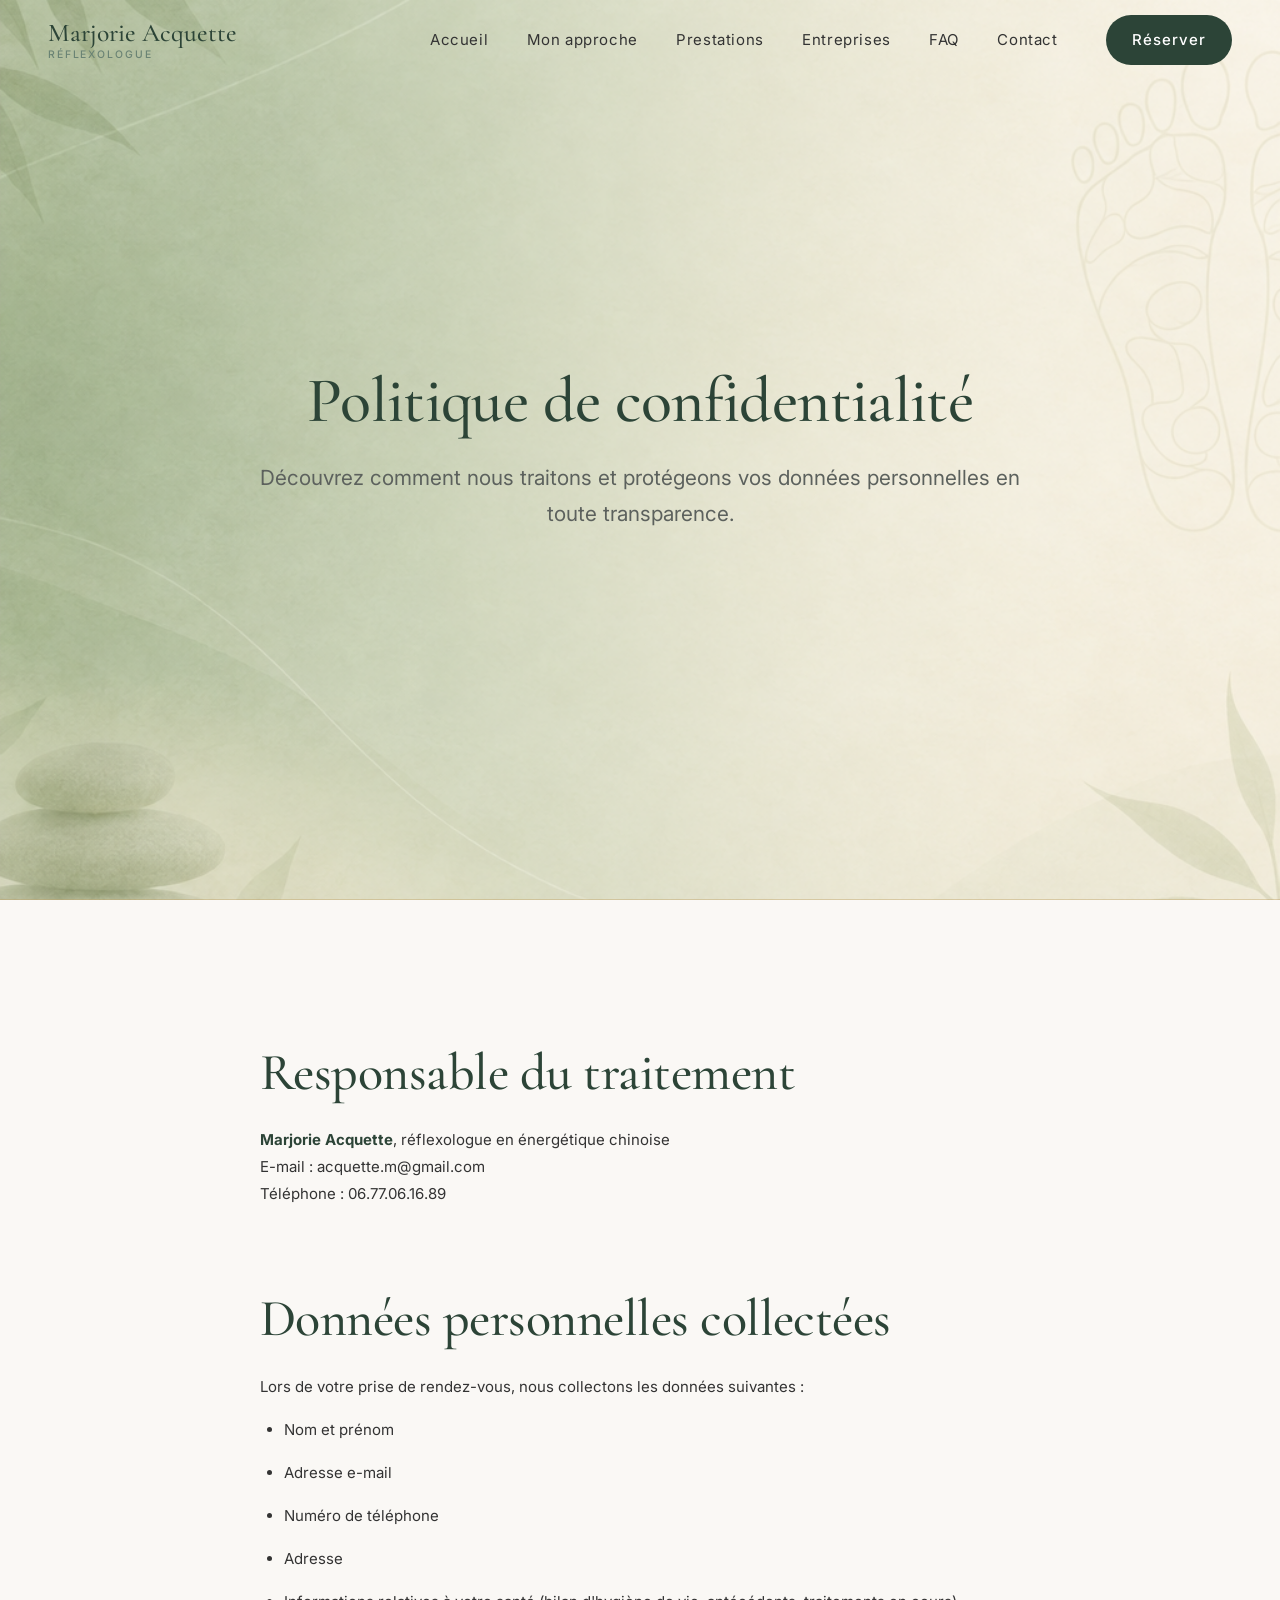
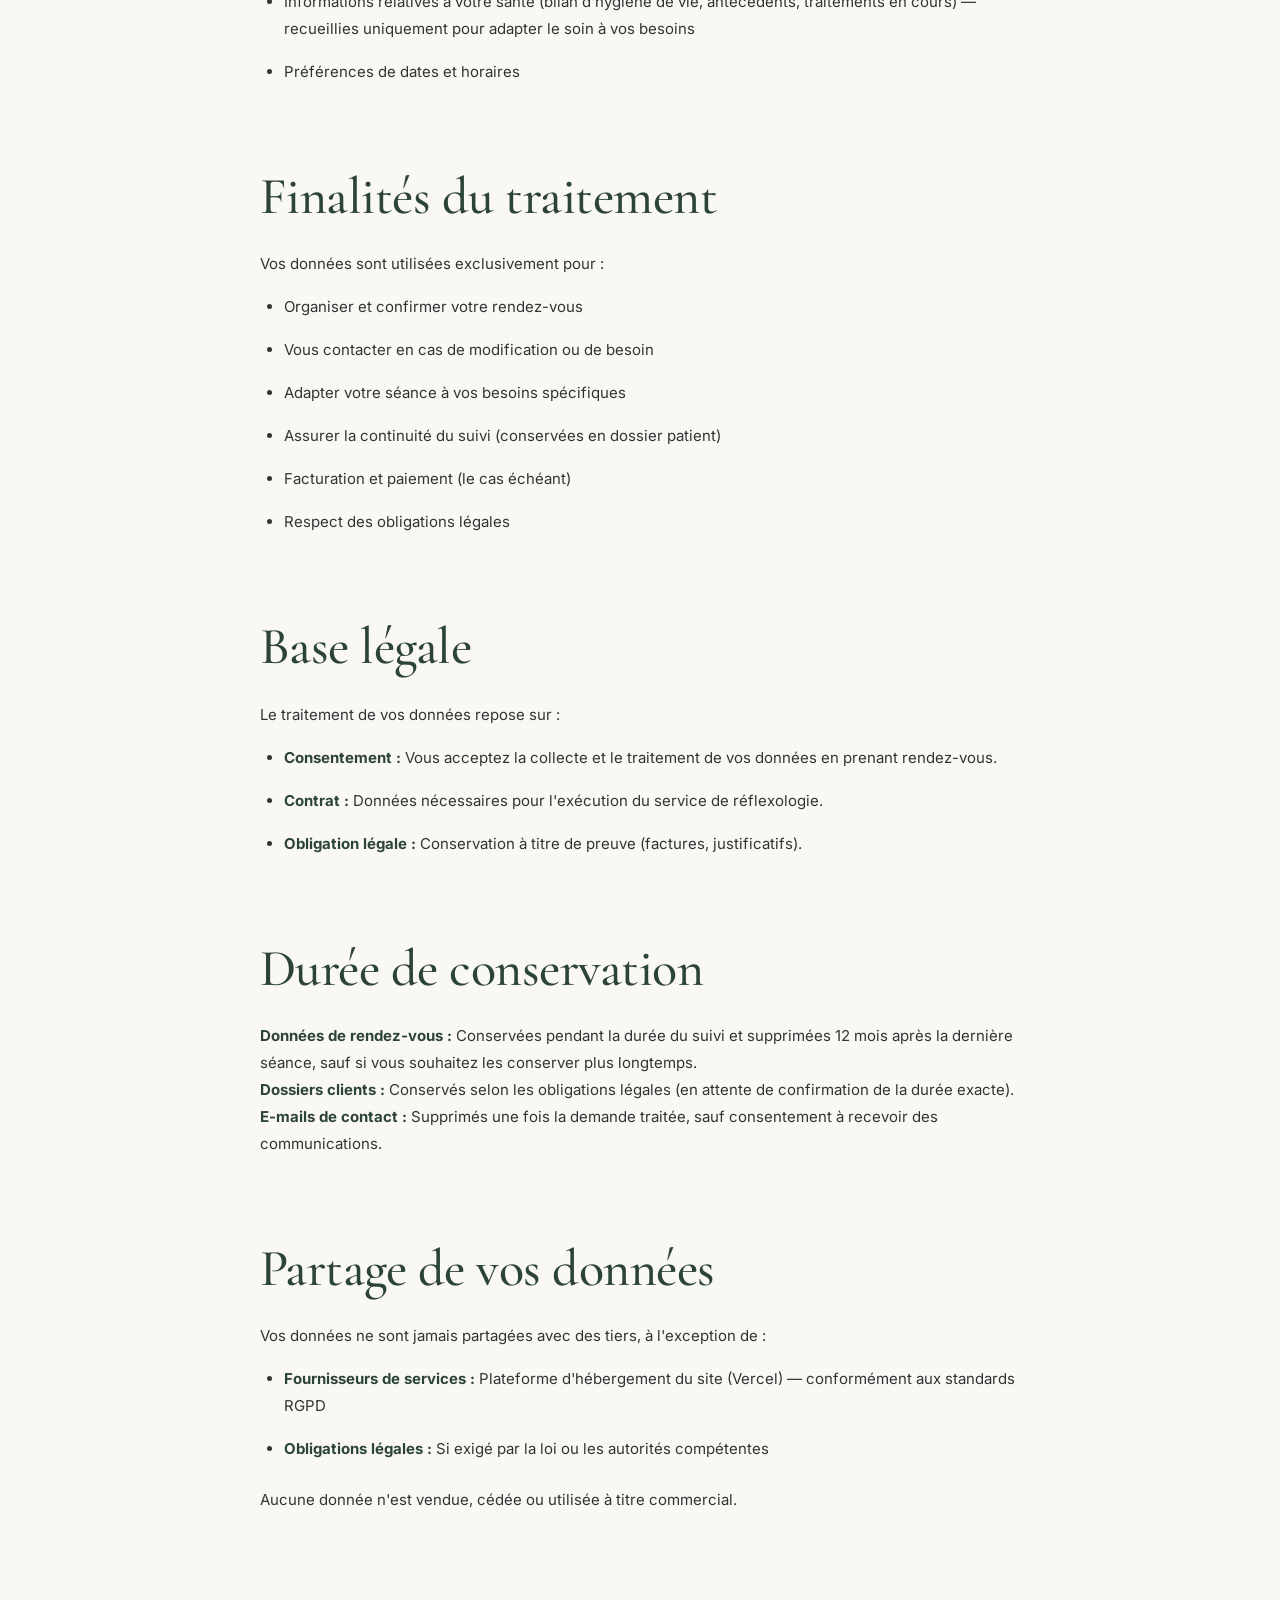
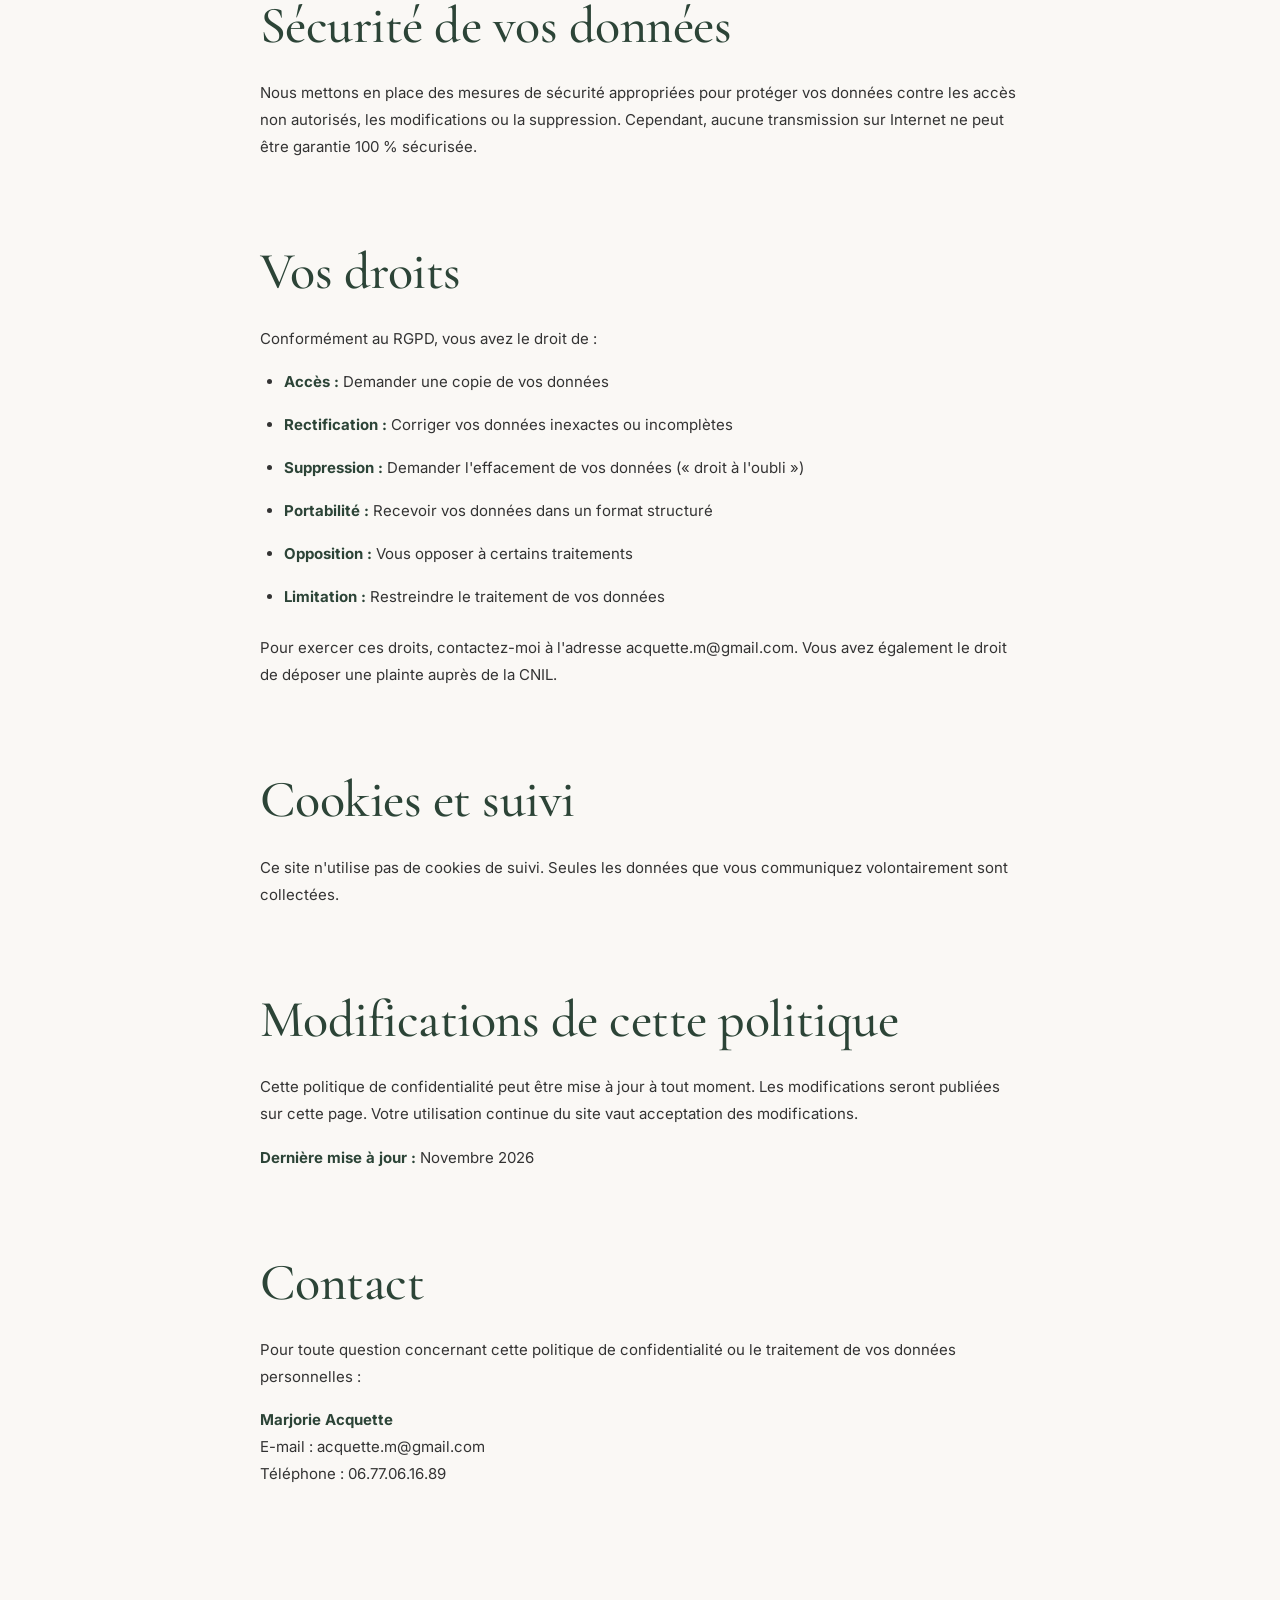
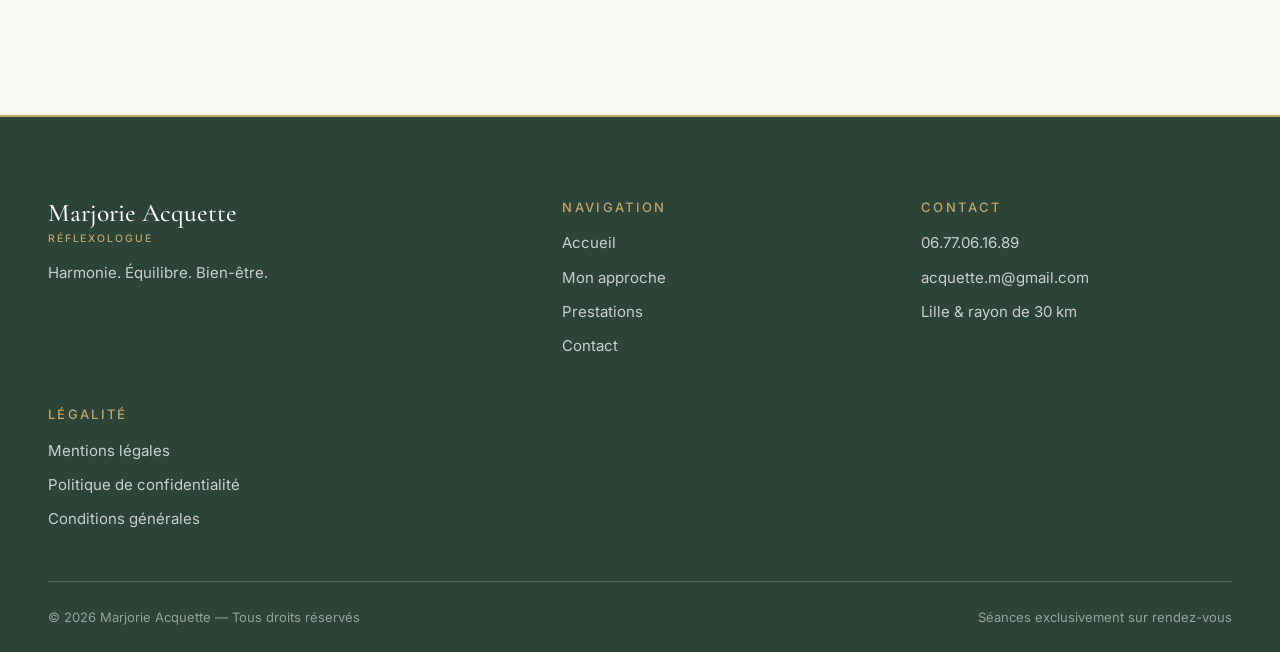
<file: politique-de-confidentialite.html>
<!DOCTYPE html>
<html lang="fr">
<head>
  <meta charset="UTF-8">
  <meta name="viewport" content="width=device-width, initial-scale=1">
  <title>Politique de confidentialité — Marjorie Acquette</title>
  <meta name="description" content="Politique de confidentialité de Marjorie Acquette concernant la protection de vos données personnelles.">
  <meta name="theme-color" content="#FAF8F5">

  <!-- Open Graph / Social Media -->
  <meta property="og:type" content="website">
  <meta property="og:url" content="https://marjorie-acquette.vercel.app/politique-de-confidentialite.html">
  <meta property="og:title" content="Politique de confidentialité">
  <meta property="og:description" content="Marjorie Acquette — Réflexologue en énergétique chinoise.">
  <meta property="og:image" content="https://marjorie-acquette.vercel.app/images/og-image.png">
  <meta property="og:locale" content="fr_FR">

  <!-- Favicon -->
  <link rel="icon" type="image/png" href="images/logo.png">
  <link rel="apple-touch-icon" href="images/logo.png">

  <script>document.documentElement.classList.add('js');</script>

  <link rel="preconnect" href="https://fonts.googleapis.com">
  <link rel="preconnect" href="https://fonts.gstatic.com" crossorigin>
  <link href="https://fonts.googleapis.com/css2?family=Cormorant+Garamond:ital,wght@0,400;0,500;0,600;1,400;1,500&family=Inter:wght@300;400;500&display=swap" rel="stylesheet">

  <link rel="stylesheet" href="css/variables.css">
  <link rel="stylesheet" href="css/global.css">
  <link rel="stylesheet" href="css/header-footer.css">
  <style>
    .legal-section { margin-bottom: var(--space-xl); }
    .legal-section h2 { margin-bottom: var(--space-md); }
    .legal-section h3 { margin-top: var(--space-lg); margin-bottom: var(--space-sm); }
    .legal-section p, .legal-section li { font-size: var(--fs-sm); line-height: 1.8; margin-bottom: var(--space-sm); }
    .legal-section ul { list-style: disc; padding-left: 1.5rem; margin-bottom: var(--space-md); }
    .legal-section strong { color: var(--color-primary-dark); }
  </style>
</head>
<body>
  <a class="skip-link" href="#main">Aller au contenu</a>

  <!-- ===================== HEADER ===================== -->
  <header class="site-header">
    <div class="container site-header__inner">
      <a href="index.html" class="logo" aria-label="Marjorie Acquette — Accueil">
        Marjorie Acquette
        <small>Réflexologue</small>
      </a>

      <button class="burger" aria-expanded="false" aria-controls="main-nav" aria-label="Ouvrir le menu">
        <span class="burger__bar"></span>
      </button>

      <nav class="nav" id="main-nav" aria-label="Navigation principale">
        <ul class="nav__list">
          <li><a class="nav__link" href="index.html">Accueil</a></li>
          <li><a class="nav__link" href="about.html">Mon approche</a></li>
          <li><a class="nav__link" href="services.html">Prestations</a></li>
          <li><a class="nav__link" href="entreprises.html">Entreprises</a></li>
          <li><a class="nav__link" href="faq.html">FAQ</a></li>
          <li><a class="nav__link" href="contact.html">Contact</a></li>
        </ul>
        <a href="contact.html#reservation" class="btn btn--primary">Réserver</a>
      </nav>
    </div>
  </header>

  <main id="main">

    <section class="page-hero page-hero--fullscreen">
      <div class="container reveal">
        <h1>Politique de confidentialité</h1>
        <p class="lead">Découvrez comment nous traitons et protégeons vos données personnelles en toute transparence.</p>
      </div>
    </section>

    <!-- ===================== POLITIQUE ===================== -->
    <section class="section">
      <div class="container container--narrow reveal">

        <div class="legal-section">
          <h2>Responsable du traitement</h2>
          <p>
            <strong>Marjorie Acquette</strong>, réflexologue en énergétique chinoise<br>
            E-mail : <a href="mailto:acquette.m@gmail.com">acquette.m@gmail.com</a><br>
            Téléphone : <a href="tel:+33677061689">06.77.06.16.89</a>
          </p>
        </div>

        <div class="legal-section">
          <h2>Données personnelles collectées</h2>
          <p>
            Lors de votre prise de rendez-vous, nous collectons les données suivantes :
          </p>
          <ul>
            <li>Nom et prénom</li>
            <li>Adresse e-mail</li>
            <li>Numéro de téléphone</li>
            <li>Adresse</li>
            <li>Informations relatives à votre santé (bilan d'hygiène de vie, antécédents, traitements en cours) — recueillies uniquement pour adapter le soin à vos besoins</li>
            <li>Préférences de dates et horaires</li>
          </ul>
        </div>

        <div class="legal-section">
          <h2>Finalités du traitement</h2>
          <p>
            Vos données sont utilisées exclusivement pour :
          </p>
          <ul>
            <li>Organiser et confirmer votre rendez-vous</li>
            <li>Vous contacter en cas de modification ou de besoin</li>
            <li>Adapter votre séance à vos besoins spécifiques</li>
            <li>Assurer la continuité du suivi (conservées en dossier patient)</li>
            <li>Facturation et paiement (le cas échéant)</li>
            <li>Respect des obligations légales</li>
          </ul>
        </div>

        <div class="legal-section">
          <h2>Base légale</h2>
          <p>
            Le traitement de vos données repose sur :
          </p>
          <ul>
            <li><strong>Consentement :</strong> Vous acceptez la collecte et le traitement de vos données en prenant rendez-vous.</li>
            <li><strong>Contrat :</strong> Données nécessaires pour l'exécution du service de réflexologie.</li>
            <li><strong>Obligation légale :</strong> Conservation à titre de preuve (factures, justificatifs).</li>
          </ul>
        </div>

        <div class="legal-section">
          <h2>Durée de conservation</h2>
          <p>
            <strong>Données de rendez-vous :</strong> Conservées pendant la durée du suivi et supprimées 12 mois après la dernière séance, sauf si vous souhaitez les conserver plus longtemps.<br>
            <strong>Dossiers clients :</strong> Conservés selon les obligations légales (en attente de confirmation de la durée exacte).<br>
            <strong>E-mails de contact :</strong> Supprimés une fois la demande traitée, sauf consentement à recevoir des communications.
          </p>
        </div>

        <div class="legal-section">
          <h2>Partage de vos données</h2>
          <p>
            Vos données ne sont jamais partagées avec des tiers, à l'exception de :
          </p>
          <ul>
            <li><strong>Fournisseurs de services :</strong> Plateforme d'hébergement du site (Vercel) — conformément aux standards RGPD</li>
            <li><strong>Obligations légales :</strong> Si exigé par la loi ou les autorités compétentes</li>
          </ul>
          <p>
            Aucune donnée n'est vendue, cédée ou utilisée à titre commercial.
          </p>
        </div>

        <div class="legal-section">
          <h2>Sécurité de vos données</h2>
          <p>
            Nous mettons en place des mesures de sécurité appropriées pour protéger vos données contre les accès non autorisés, les modifications ou la suppression. Cependant, aucune transmission sur Internet ne peut être garantie 100 % sécurisée.
          </p>
        </div>

        <div class="legal-section">
          <h2>Vos droits</h2>
          <p>
            Conformément au RGPD, vous avez le droit de :
          </p>
          <ul>
            <li><strong>Accès :</strong> Demander une copie de vos données</li>
            <li><strong>Rectification :</strong> Corriger vos données inexactes ou incomplètes</li>
            <li><strong>Suppression :</strong> Demander l'effacement de vos données (« droit à l'oubli »)</li>
            <li><strong>Portabilité :</strong> Recevoir vos données dans un format structuré</li>
            <li><strong>Opposition :</strong> Vous opposer à certains traitements</li>
            <li><strong>Limitation :</strong> Restreindre le traitement de vos données</li>
          </ul>
          <p>
            Pour exercer ces droits, contactez-moi à l'adresse <a href="mailto:acquette.m@gmail.com">acquette.m@gmail.com</a>. Vous avez également le droit de déposer une plainte auprès de la CNIL.
          </p>
        </div>

        <div class="legal-section">
          <h2>Cookies et suivi</h2>
          <p>
            Ce site n'utilise pas de cookies de suivi. Seules les données que vous communiquez volontairement sont collectées.
          </p>
        </div>

        <div class="legal-section">
          <h2>Modifications de cette politique</h2>
          <p>
            Cette politique de confidentialité peut être mise à jour à tout moment. Les modifications seront publiées sur cette page. Votre utilisation continue du site vaut acceptation des modifications.
          </p>
          <p>
            <strong>Dernière mise à jour :</strong> Novembre 2026
          </p>
        </div>

        <div class="legal-section">
          <h2>Contact</h2>
          <p>
            Pour toute question concernant cette politique de confidentialité ou le traitement de vos données personnelles :
          </p>
          <p>
            <strong>Marjorie Acquette</strong><br>
            E-mail : <a href="mailto:acquette.m@gmail.com">acquette.m@gmail.com</a><br>
            Téléphone : <a href="tel:+33677061689">06.77.06.16.89</a>
          </p>
        </div>

      </div>
    </section>

  </main>

  <!-- ===================== FOOTER ===================== -->
  <footer class="site-footer">
    <div class="container">
      <div class="site-footer__grid">
        <div>
          <a href="index.html" class="logo">Marjorie Acquette<small>Réflexologue</small></a>
          <p class="site-footer__tagline">Harmonie. Équilibre. Bien-être.</p>
        </div>
        <div>
          <h4>Navigation</h4>
          <ul>
            <li><a href="index.html">Accueil</a></li>
            <li><a href="about.html">Mon approche</a></li>
            <li><a href="services.html">Prestations</a></li>
            <li><a href="contact.html">Contact</a></li>
          </ul>
        </div>
        <div>
          <h4>Contact</h4>
          <ul>
            <li><a href="tel:+33677061689">06.77.06.16.89</a></li>
            <li><a href="mailto:acquette.m@gmail.com">acquette.m@gmail.com</a></li>
            <li>Lille &amp; rayon de 30&nbsp;km</li>
          </ul>
        </div>
        <div>
          <h4>Légalité</h4>
          <ul>
            <li><a href="mentions-legales.html">Mentions légales</a></li>
            <li><a href="politique-de-confidentialite.html">Politique de confidentialité</a></li>
            <li><a href="cgv.html">Conditions générales</a></li>
          </ul>
        </div>
      </div>
      <div class="site-footer__bottom">
        <span>© 2026 Marjorie Acquette — Tous droits réservés</span>
        <span>Séances exclusivement sur rendez-vous</span>
      </div>
    </div>
  </footer>

  <script src="js/main.js"></script>
</body>
</html>
</file>
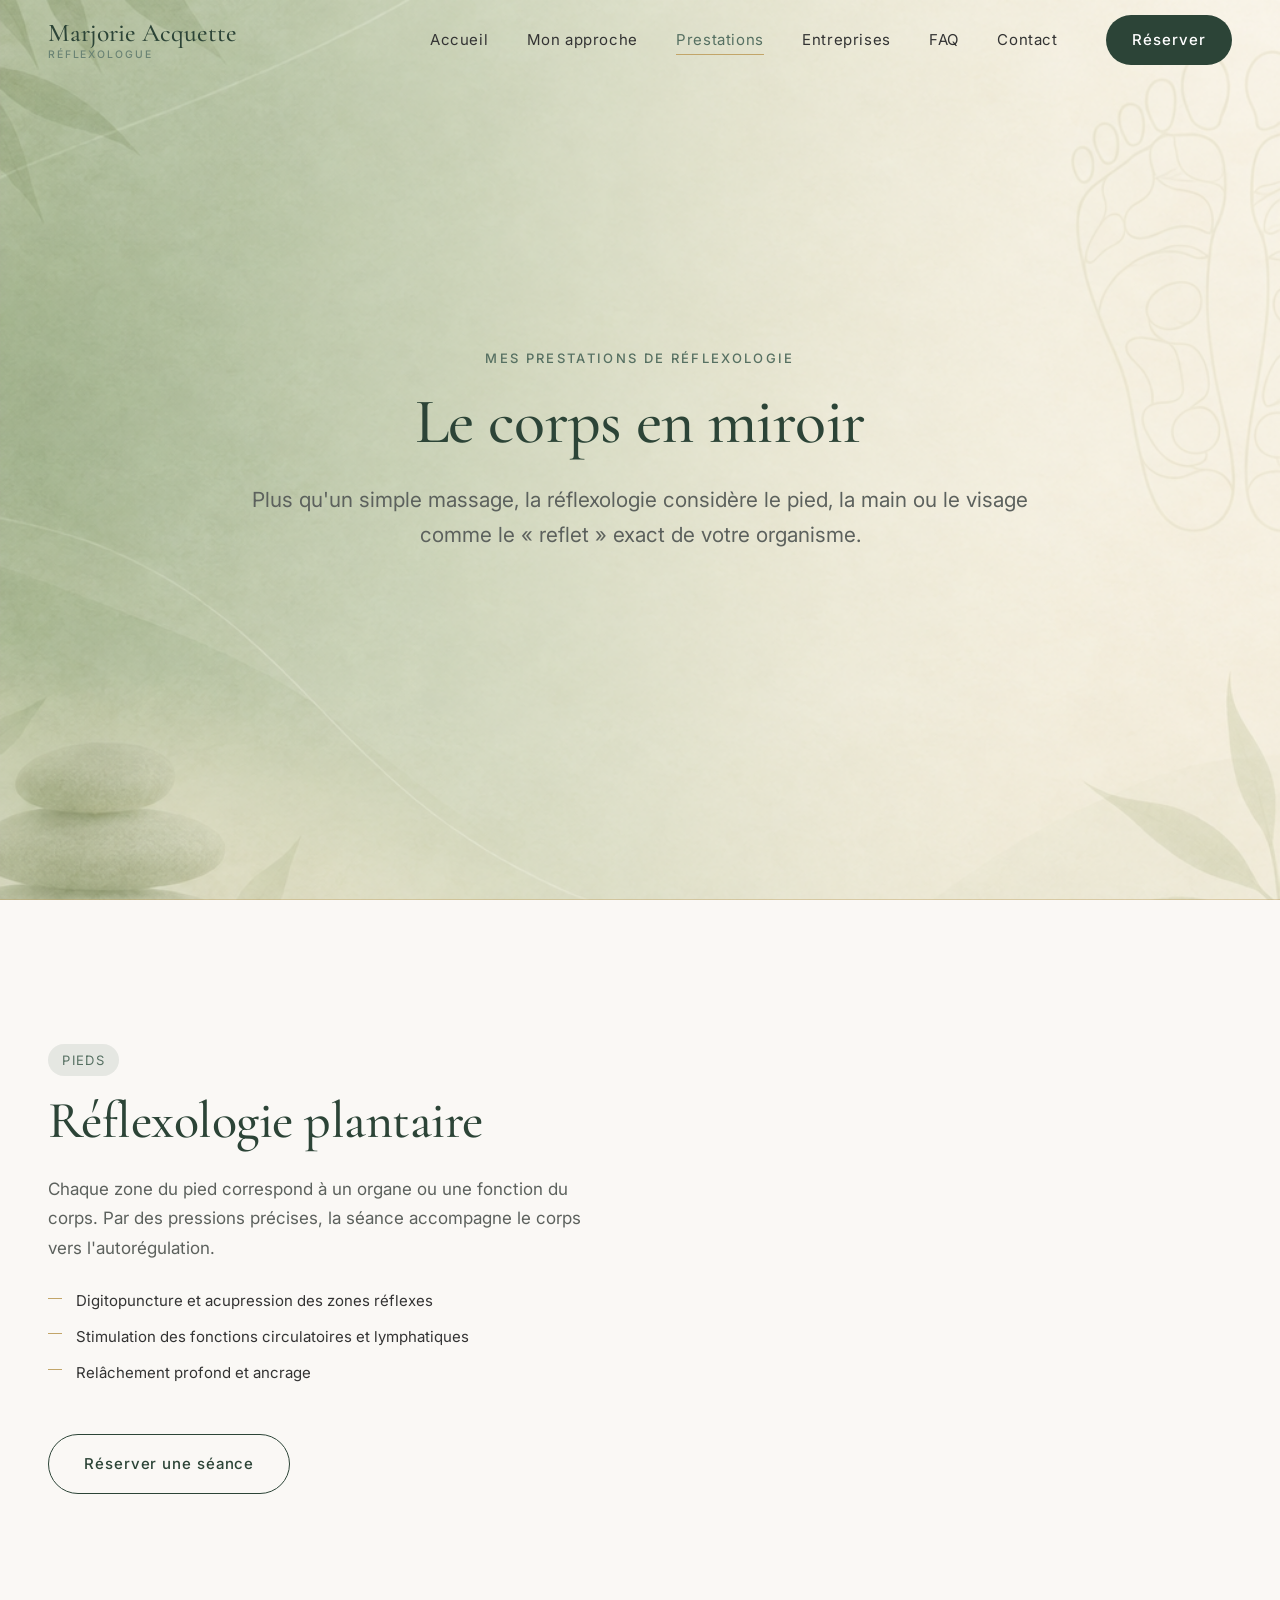
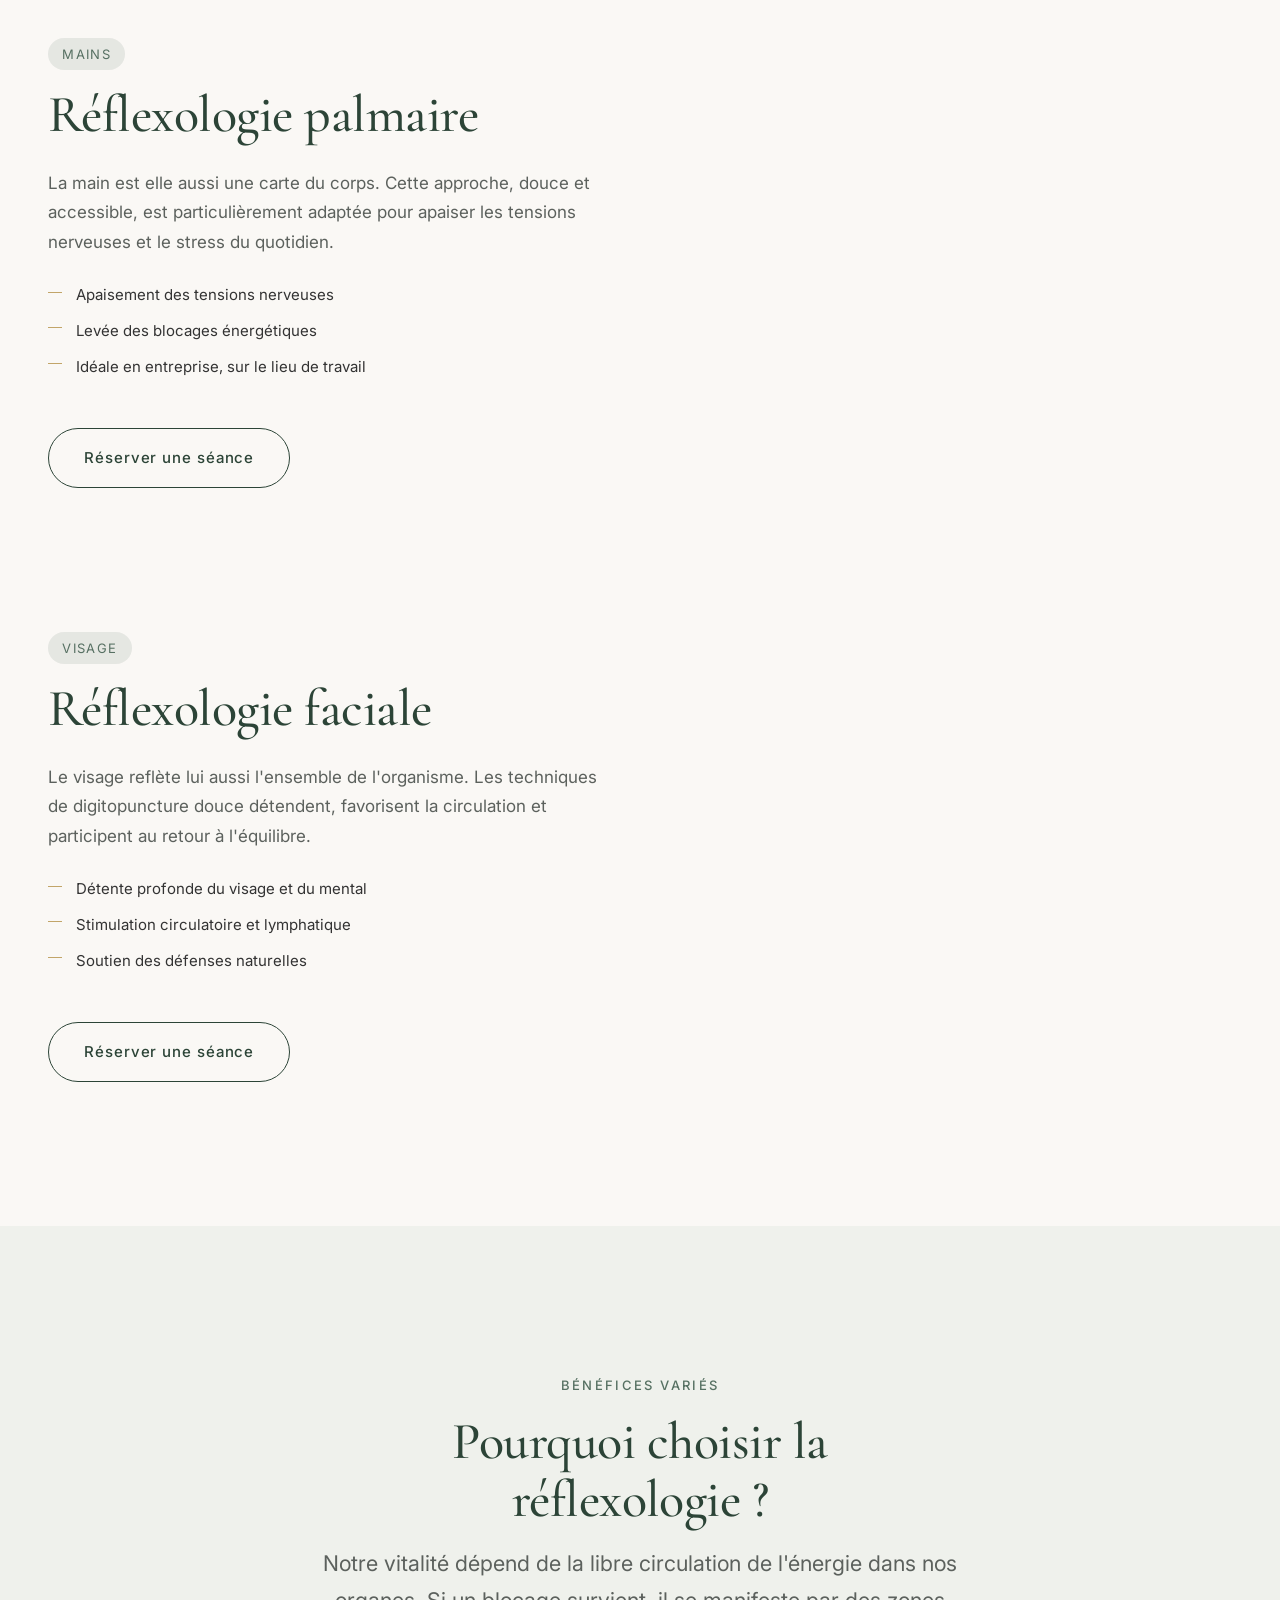
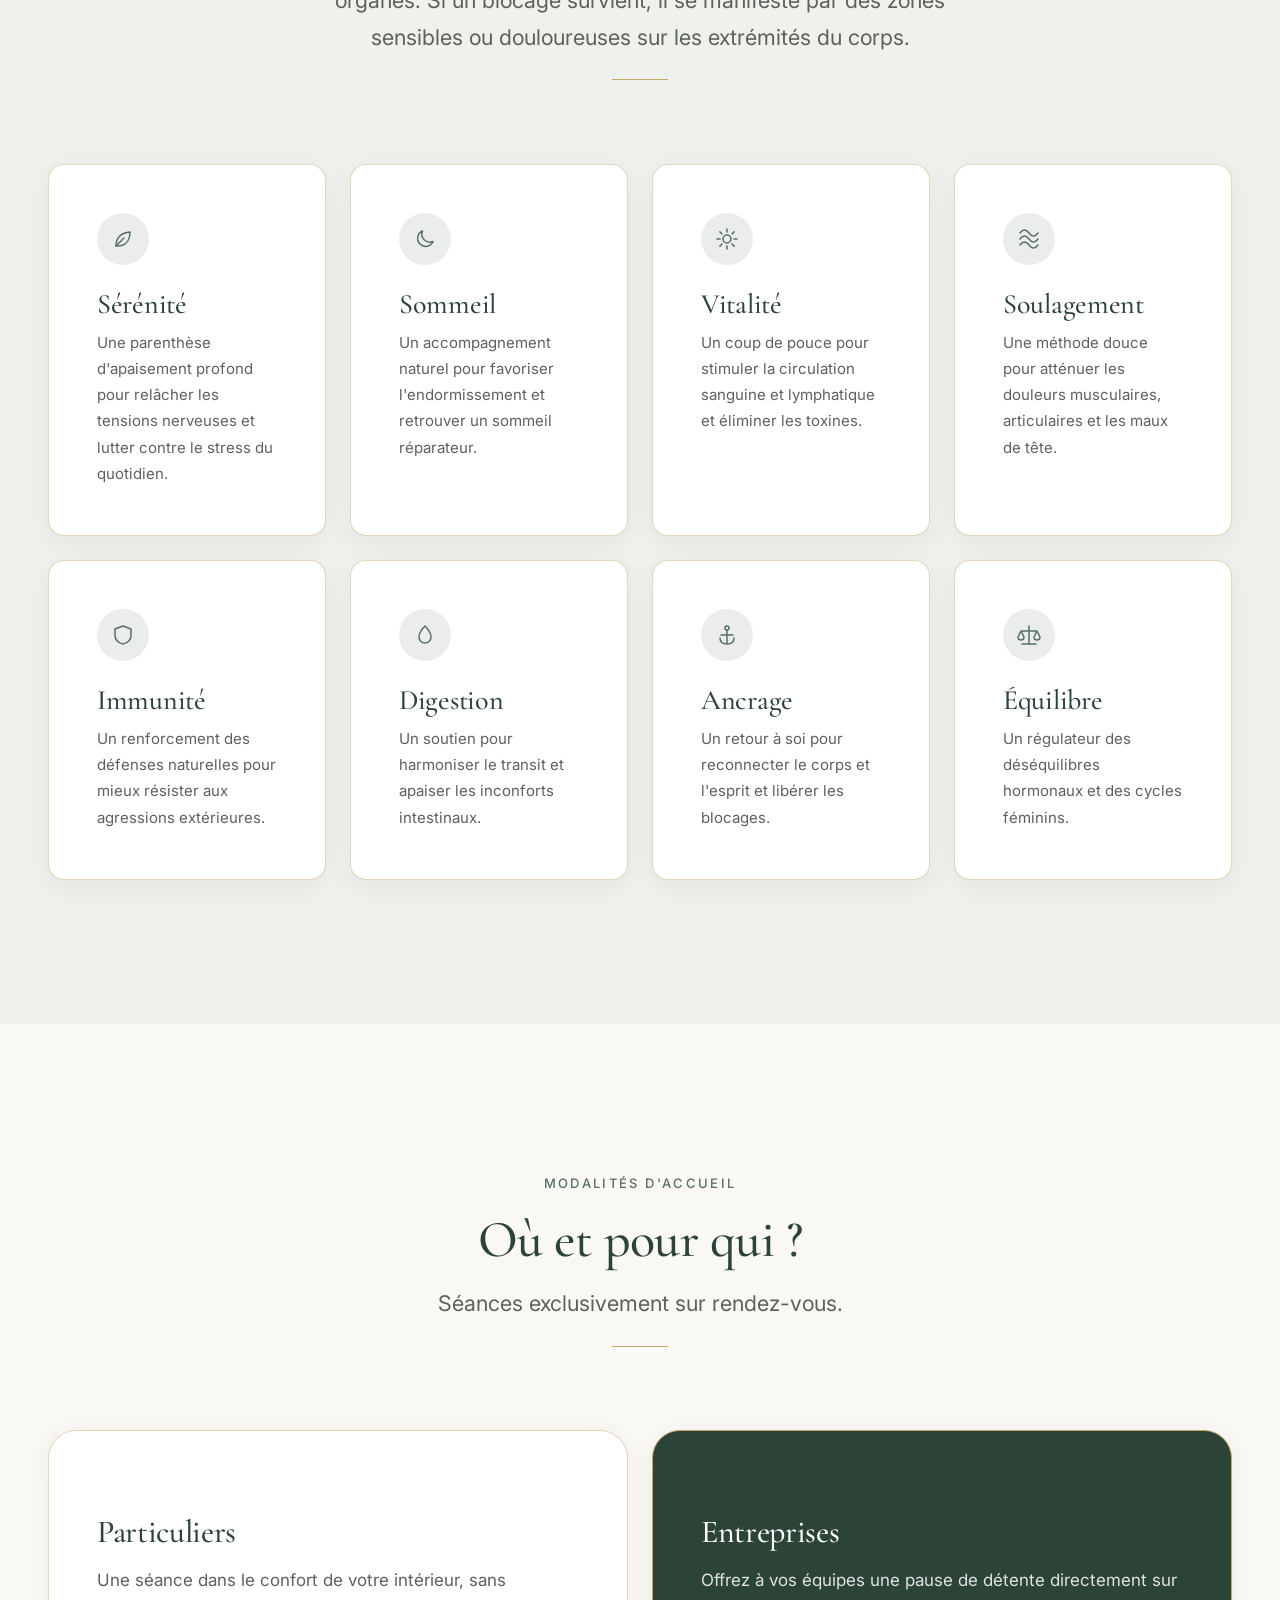
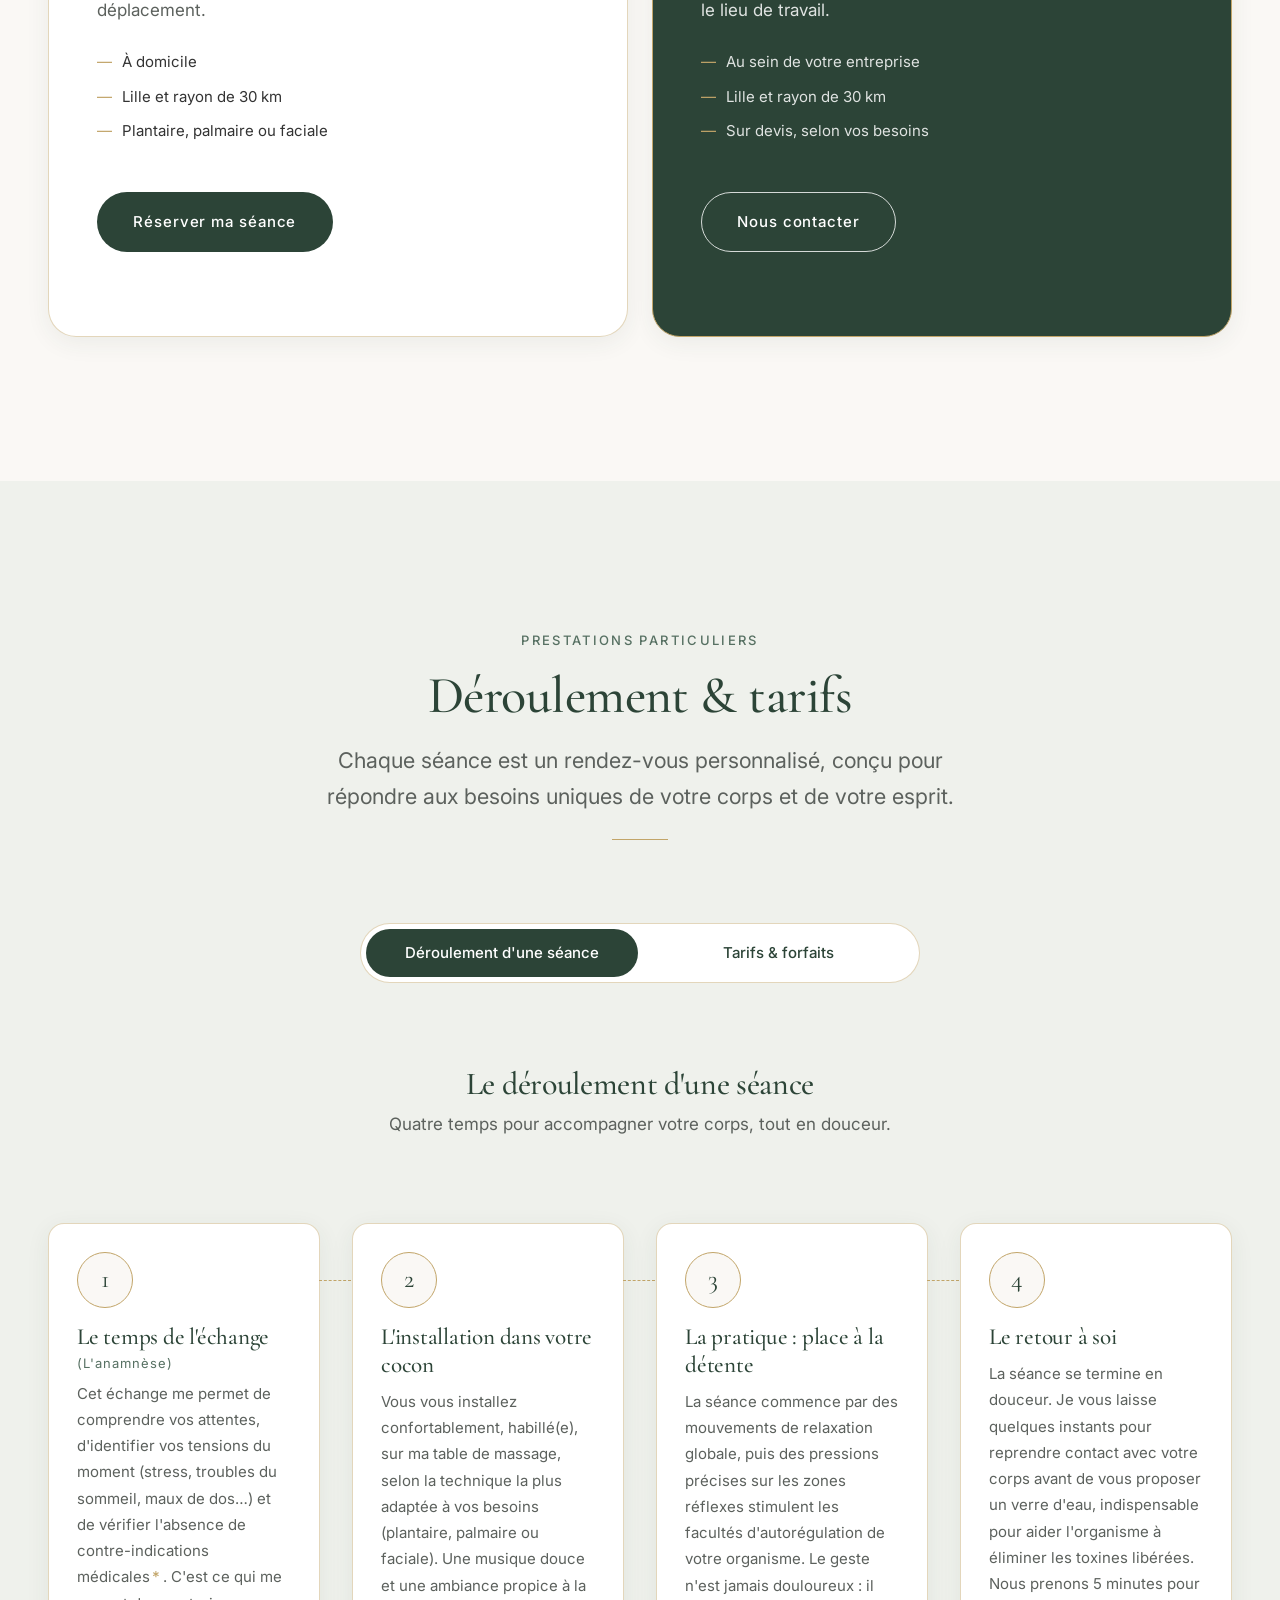
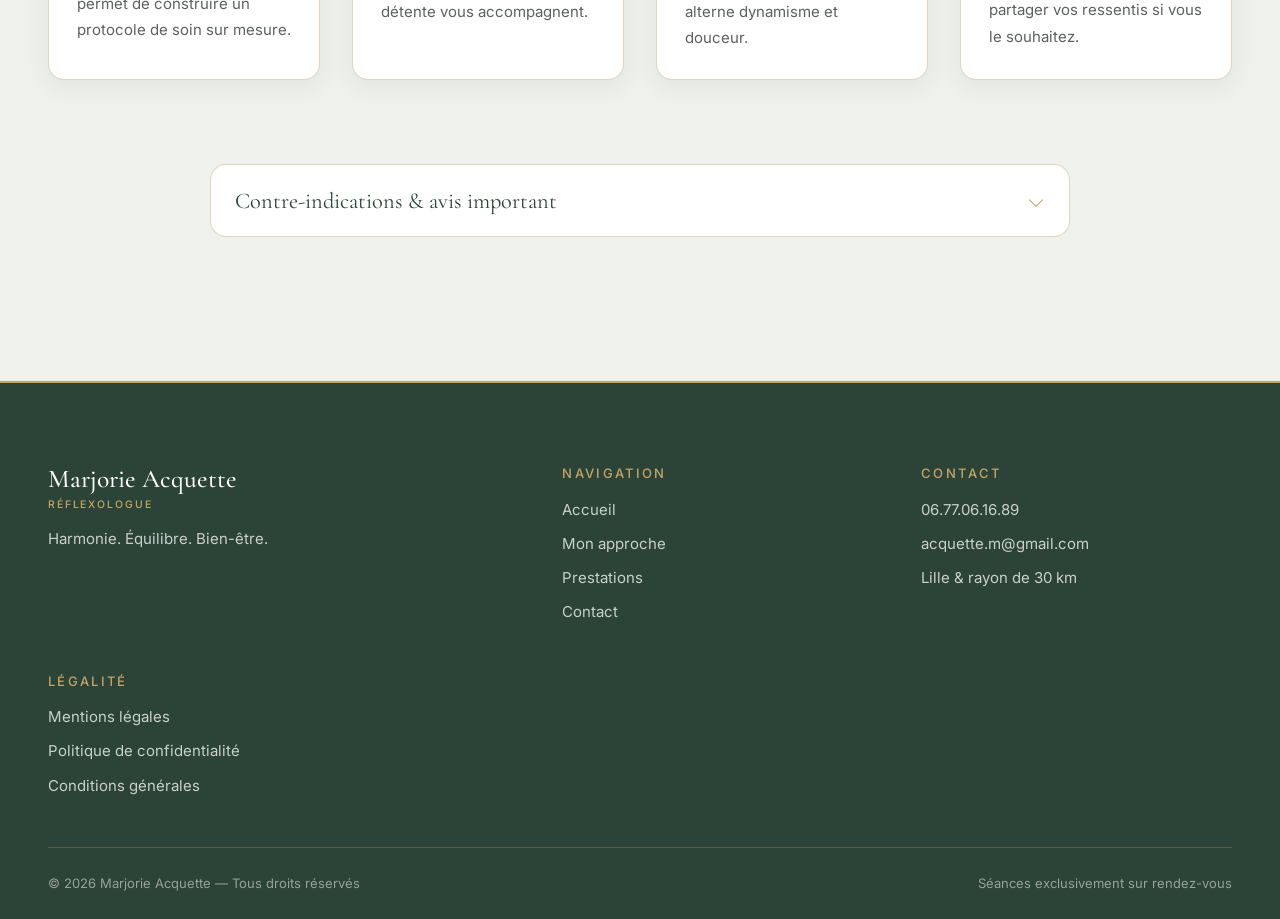
<file: services.html>
<!DOCTYPE html>
<html lang="fr">
<head>
  <meta charset="UTF-8">
  <meta name="viewport" content="width=device-width, initial-scale=1">
  <title>Prestations de réflexologie — Marjorie Acquette</title>
  <meta name="description" content="Réflexologie plantaire, palmaire et faciale en énergétique chinoise. Séances pour particuliers à domicile (Lille &amp; 30 km) et pour entreprises.">
  <meta name="theme-color" content="#FAF8F5">

  <!-- Open Graph / Social Media -->
  <meta property="og:type" content="website">
  <meta property="og:url" content="https://marjorie-acquette.vercel.app/services.html">
  <meta property="og:title" content="Prestations de réflexologie — Marjorie Acquette">
  <meta property="og:description" content="Réflexologie plantaire, palmaire et faciale. Tarifs transparents et séances personnalisées à Lille et 30 km.">
  <meta property="og:image" content="https://marjorie-acquette.vercel.app/images/og-image.png">
  <meta property="og:image:width" content="1200">
  <meta property="og:image:height" content="630">
  <meta property="og:locale" content="fr_FR">

  <!-- Twitter Card -->
  <meta name="twitter:card" content="summary_large_image">
  <meta name="twitter:title" content="Prestations de réflexologie">
  <meta name="twitter:description" content="Découvrez nos séances de réflexologie plantaire, palmaire et faciale.">
  <meta name="twitter:image" content="https://marjorie-acquette.vercel.app/images/og-image.png">

  <!-- Favicon -->
  <link rel="icon" type="image/png" href="images/logo.png">
  <link rel="apple-touch-icon" href="images/logo.png">

  <script>document.documentElement.classList.add('js');</script>

  <link rel="preconnect" href="https://fonts.googleapis.com">
  <link rel="preconnect" href="https://fonts.gstatic.com" crossorigin>
  <link href="https://fonts.googleapis.com/css2?family=Cormorant+Garamond:ital,wght@0,400;0,500;0,600;1,400;1,500&family=Inter:wght@300;400;500&display=swap" rel="stylesheet">

  <link rel="stylesheet" href="css/variables.css">
  <link rel="stylesheet" href="css/global.css">
  <link rel="stylesheet" href="css/header-footer.css">
  <link rel="stylesheet" href="css/services.css">
</head>
<body>
  <a class="skip-link" href="#main">Aller au contenu</a>

  <!-- ===================== HEADER ===================== -->
  <header class="site-header">
    <div class="container site-header__inner">
      <a href="index.html" class="logo" aria-label="Marjorie Acquette — Accueil">
        Marjorie Acquette
        <small>Réflexologue</small>
      </a>

      <button class="burger" aria-expanded="false" aria-controls="main-nav" aria-label="Ouvrir le menu">
        <span class="burger__bar"></span>
      </button>

      <nav class="nav" id="main-nav" aria-label="Navigation principale">
        <ul class="nav__list">
          <li><a class="nav__link" href="index.html">Accueil</a></li>
          <li><a class="nav__link" href="about.html">Mon approche</a></li>
          <li><a class="nav__link" href="services.html" aria-current="page">Prestations</a></li>
          <li><a class="nav__link" href="entreprises.html">Entreprises</a></li>
          <li><a class="nav__link" href="faq.html">FAQ</a></li>
          <li><a class="nav__link" href="contact.html">Contact</a></li>
        </ul>
        <a href="contact.html#reservation" class="btn btn--primary">Réserver</a>
      </nav>
    </div>
  </header>

  <main id="main">

    <section class="page-hero page-hero--fullscreen">
      <div class="container reveal">
        <span class="eyebrow">Mes prestations de réflexologie</span>
        <h1>Le corps en miroir</h1>
        <p class="lead">
          Plus qu'un simple massage, la réflexologie considère le pied, la main ou le visage comme le «&nbsp;reflet&nbsp;»
          exact de votre organisme.
        </p>
      </div>
    </section>

    <!-- ===================== LES TROIS RÉFLEXOLOGIES ===================== -->
    <section class="section">
      <div class="container">

        <article class="treatment" id="plantaire">
          <div class="reveal" data-delay="0">
            <span class="treatment__tag">Pieds</span>
            <h2>Réflexologie plantaire</h2>
            <p>
              Chaque zone du pied correspond à un organe ou une fonction du corps. Par des pressions précises,
              la séance accompagne le corps vers l'autorégulation.
            </p>
            <ul>
              <li>Digitopuncture et acupression des zones réflexes</li>
              <li>Stimulation des fonctions circulatoires et lymphatiques</li>
              <li>Relâchement profond et ancrage</li>
            </ul>
            <a href="contact.html#reservation" class="btn btn--outline">Réserver une séance</a>
          </div>
        </article>

        <article class="treatment treatment--reverse" id="palmaire">
          <div class="reveal" data-delay="0">
            <span class="treatment__tag">Mains</span>
            <h2>Réflexologie palmaire</h2>
            <p>
              La main est elle aussi une carte du corps. Cette approche, douce et accessible, est particulièrement
              adaptée pour apaiser les tensions nerveuses et le stress du quotidien.
            </p>
            <ul>
              <li>Apaisement des tensions nerveuses</li>
              <li>Levée des blocages énergétiques</li>
              <li>Idéale en entreprise, sur le lieu de travail</li>
            </ul>
            <a href="contact.html#reservation" class="btn btn--outline">Réserver une séance</a>
          </div>
        </article>

        <article class="treatment" id="faciale">
          <div class="reveal" data-delay="0">
            <span class="treatment__tag">Visage</span>
            <h2>Réflexologie faciale</h2>
            <p>
              Le visage reflète lui aussi l'ensemble de l'organisme. Les techniques de digitopuncture douce
              détendent, favorisent la circulation et participent au retour à l'équilibre.
            </p>
            <ul>
              <li>Détente profonde du visage et du mental</li>
              <li>Stimulation circulatoire et lymphatique</li>
              <li>Soutien des défenses naturelles</li>
            </ul>
            <a href="contact.html#reservation" class="btn btn--outline">Réserver une séance</a>
          </div>
        </article>

      </div>
    </section>

    <!-- ===================== BÉNÉFICES ===================== -->
    <section class="section section--alt" id="benefices">
      <div class="container">
        <header class="section__header reveal">
          <span class="eyebrow">Bénéfices variés</span>
          <h2>Pourquoi choisir la réflexologie&nbsp;?</h2>
          <p class="lead">
            Notre vitalité dépend de la libre circulation de l'énergie dans nos organes. Si un blocage survient,
            il se manifeste par des zones sensibles ou douloureuses sur les extrémités du corps.
          </p>
        </header>

        <div class="benefit-grid benefit-grid--4">
          <article class="benefit-card reveal">
            <div class="benefit-card__icon">
              <svg viewBox="0 0 24 24" fill="none" stroke="currentColor" stroke-width="1.5" stroke-linecap="round" stroke-linejoin="round" aria-hidden="true"><path d="M5 19c0-8 5-13 14-14 0 9-5 14-13 14"/><path d="M5 19l8-8"/></svg>
            </div>
            <h3>Sérénité</h3>
            <p>Une parenthèse d'apaisement profond pour relâcher les tensions nerveuses et lutter contre le stress du quotidien.</p>
          </article>
          <article class="benefit-card reveal" data-delay="100">
            <div class="benefit-card__icon">
              <svg viewBox="0 0 24 24" fill="none" stroke="currentColor" stroke-width="1.5" stroke-linecap="round" stroke-linejoin="round" aria-hidden="true"><path d="M20 14.5A8 8 0 0 1 9.5 4 8 8 0 1 0 20 14.5z"/></svg>
            </div>
            <h3>Sommeil</h3>
            <p>Un accompagnement naturel pour favoriser l'endormissement et retrouver un sommeil réparateur.</p>
          </article>
          <article class="benefit-card reveal" data-delay="200">
            <div class="benefit-card__icon">
              <svg viewBox="0 0 24 24" fill="none" stroke="currentColor" stroke-width="1.5" stroke-linecap="round" stroke-linejoin="round" aria-hidden="true"><circle cx="12" cy="12" r="4"/><path d="M12 2v3M12 19v3M2 12h3M19 12h3M4.9 4.9l2.1 2.1M17 17l2.1 2.1M4.9 19.1L7 17M17 7l2.1-2.1"/></svg>
            </div>
            <h3>Vitalité</h3>
            <p>Un coup de pouce pour stimuler la circulation sanguine et lymphatique et éliminer les toxines.</p>
          </article>
          <article class="benefit-card reveal" data-delay="300">
            <div class="benefit-card__icon">
              <svg viewBox="0 0 24 24" fill="none" stroke="currentColor" stroke-width="1.5" stroke-linecap="round" stroke-linejoin="round" aria-hidden="true"><path d="M3 6c3-4 6-4 9 0s6 4 9 0"/><path d="M3 12c3-4 6-4 9 0s6 4 9 0"/><path d="M3 18c3-4 6-4 9 0s6 4 9 0"/></svg>
            </div>
            <h3>Soulagement</h3>
            <p>Une méthode douce pour atténuer les douleurs musculaires, articulaires et les maux de tête.</p>
          </article>
          <article class="benefit-card reveal">
            <div class="benefit-card__icon">
              <svg viewBox="0 0 24 24" fill="none" stroke="currentColor" stroke-width="1.5" stroke-linecap="round" stroke-linejoin="round" aria-hidden="true"><path d="M12 3l8 3v6c0 5-3.5 8-8 9-4.5-1-8-4-8-9V6z"/></svg>
            </div>
            <h3>Immunité</h3>
            <p>Un renforcement des défenses naturelles pour mieux résister aux agressions extérieures.</p>
          </article>
          <article class="benefit-card reveal" data-delay="100">
            <div class="benefit-card__icon">
              <svg viewBox="0 0 24 24" fill="none" stroke="currentColor" stroke-width="1.5" stroke-linecap="round" stroke-linejoin="round" aria-hidden="true"><path d="M12 3s6 6 6 11a6 6 0 0 1-12 0c0-5 6-11 6-11z"/></svg>
            </div>
            <h3>Digestion</h3>
            <p>Un soutien pour harmoniser le transit et apaiser les inconforts intestinaux.</p>
          </article>
          <article class="benefit-card reveal" data-delay="200">
            <div class="benefit-card__icon">
              <svg viewBox="0 0 24 24" fill="none" stroke="currentColor" stroke-width="1.5" stroke-linecap="round" stroke-linejoin="round" aria-hidden="true"><circle cx="12" cy="5" r="2"/><path d="M12 7v14M6 12h12M5 15c0 4 3 6 7 6s7-2 7-6"/></svg>
            </div>
            <h3>Ancrage</h3>
            <p>Un retour à soi pour reconnecter le corps et l'esprit et libérer les blocages.</p>
          </article>
          <article class="benefit-card reveal" data-delay="300">
            <div class="benefit-card__icon">
              <svg viewBox="0 0 24 24" fill="none" stroke="currentColor" stroke-width="1.5" stroke-linecap="round" stroke-linejoin="round" aria-hidden="true"><path d="M12 3v18M5 21h14M4 8h16M4 8l-3 6a3 3 0 0 0 6 0zM20 8l-3 6a3 3 0 0 0 6 0z"/></svg>
            </div>
            <h3>Équilibre</h3>
            <p>Un régulateur des déséquilibres hormonaux et des cycles féminins.</p>
          </article>
        </div>
      </div>
    </section>

    <!-- ===================== MODALITÉS ===================== -->
    <section class="section" id="modalites">
      <div class="container">
        <header class="section__header reveal">
          <span class="eyebrow">Modalités d'accueil</span>
          <h2>Où et pour qui&nbsp;?</h2>
          <p class="lead">Séances exclusivement sur rendez-vous.</p>
        </header>

        <div class="modalities">
          <article class="modality reveal">
            <h3>Particuliers</h3>
            <p>Une séance dans le confort de votre intérieur, sans déplacement.</p>
            <ul>
              <li>À domicile</li>
              <li>Lille et rayon de 30&nbsp;km</li>
              <li>Plantaire, palmaire ou faciale</li>
            </ul>
            <a href="contact.html#reservation" class="btn btn--primary">Réserver ma séance</a>
          </article>

          <article class="modality modality--accent reveal" data-delay="150">
            <h3>Entreprises</h3>
            <p>Offrez à vos équipes une pause de détente directement sur le lieu de travail.</p>
            <ul>
              <li>Au sein de votre entreprise</li>
              <li>Lille et rayon de 30&nbsp;km</li>
              <li>Sur devis, selon vos besoins</li>
            </ul>
            <a href="contact.html#reservation" class="btn btn--light">Nous contacter</a>
          </article>
        </div>
      </div>
    </section>

    <!-- ===================== DÉROULEMENT & TARIFS ===================== -->
    <section class="section section--alt" id="seance-particuliers">
      <div class="container">
        <header class="section__header reveal">
          <span class="eyebrow">Prestations particuliers</span>
          <h2>Déroulement &amp; tarifs</h2>
          <p class="lead">
            Chaque séance est un rendez-vous personnalisé, conçu pour répondre aux besoins uniques
            de votre corps et de votre esprit.
          </p>
        </header>

        <!-- Onglets : sans JavaScript, les deux panneaux s'affichent l'un sous l'autre -->
        <div class="tabs" data-tabs>
          <div class="tabs__list" role="tablist" aria-label="Déroulement et tarifs">
            <button class="tabs__tab" role="tab" id="tab-deroulement" aria-controls="deroulement" aria-selected="true">
              Déroulement d'une séance
            </button>
            <button class="tabs__tab" role="tab" id="tab-tarifs" aria-controls="tarifs" aria-selected="false" tabindex="-1">
              Tarifs &amp; forfaits
            </button>
          </div>

          <!-- ---------- Bloc A : déroulement ---------- -->
          <div class="tabs__panel" id="deroulement" role="tabpanel" aria-labelledby="tab-deroulement">
            <div class="panel-intro reveal">
              <h3>Le déroulement d'une séance</h3>
              <p>Quatre temps pour accompagner votre corps, tout en douceur.</p>
            </div>

            <ol class="steps">
              <li class="step reveal">
                <span class="step__num" aria-hidden="true">1</span>
                <h4>Le temps de l'échange <small>(L'anamnèse)</small></h4>
                <p>
                  Cet échange me permet de comprendre vos attentes, d'identifier vos tensions du moment
                  (stress, troubles du sommeil, maux de dos…) et de vérifier l'absence de
                  contre-indications médicales<a class="step__note" href="#contre-indications" aria-label="Voir les contre-indications">*</a>.
                  C'est ce qui me permet de construire un protocole de soin sur mesure.
                </p>
              </li>

              <li class="step reveal" data-delay="100">
                <span class="step__num" aria-hidden="true">2</span>
                <h4>L'installation dans votre cocon</h4>
                <p>
                  Vous vous installez confortablement, habillé(e), sur ma table de massage, selon la technique
                  la plus adaptée à vos besoins (plantaire, palmaire ou faciale). Une musique douce et une
                  ambiance propice à la détente vous accompagnent.
                </p>
              </li>

              <li class="step reveal" data-delay="200">
                <span class="step__num" aria-hidden="true">3</span>
                <h4>La pratique&nbsp;: place à la détente</h4>
                <p>
                  La séance commence par des mouvements de relaxation globale, puis des pressions précises
                  sur les zones réflexes stimulent les facultés d'autorégulation de votre organisme.
                  Le geste n'est jamais douloureux&nbsp;: il alterne dynamisme et douceur.
                </p>
              </li>

              <li class="step reveal" data-delay="300">
                <span class="step__num" aria-hidden="true">4</span>
                <h4>Le retour à soi</h4>
                <p>
                  La séance se termine en douceur. Je vous laisse quelques instants pour reprendre contact
                  avec votre corps avant de vous proposer un verre d'eau, indispensable pour aider
                  l'organisme à éliminer les toxines libérées. Nous prenons 5&nbsp;minutes pour partager
                  vos ressentis si vous le souhaitez.
                </p>
              </li>
            </ol>

            <!-- Contre-indications : <details> natif, accessible au clavier et sans JS -->
            <details class="accordion reveal" id="contre-indications">
              <summary>Contre-indications &amp; avis important</summary>
              <div class="accordion__body">
                <p><strong>La réflexologie est déconseillée en cas de&nbsp;:</strong></p>
                <ul class="accordion__list">
                  <li>Épilepsie</li>
                  <li>Diabète et hypertension non stabilisés</li>
                  <li>Phlébite</li>
                  <li>Cancer diagnostiqué</li>
                  <li>Grossesse</li>
                  <li>Troubles de la circulation (hémophilie, caillots, troubles de la coagulation…)</li>
                  <li>Chirurgie datant de moins de 3&nbsp;mois</li>
                  <li>Césarienne ou accouchement datant de moins de 3&nbsp;mois</li>
                  <li>Troubles cardiaques (dont pacemaker)</li>
                  <li>Schizophrénie</li>
                </ul>
                <p class="accordion__legal">
                  La réflexologie est une pratique complémentaire à la médecine conventionnelle. Elle ne se
                  substitue en aucun cas à un diagnostic médical ou à un traitement médicamenteux. Il est impératif
                  de ne jamais diminuer la posologie ou d'arrêter un traitement en cours sans avoir eu recours à
                  l'avis de son médecin traitant ou spécialiste.
                </p>
              </div>
            </details>
          </div>

          <!-- ---------- Bloc B : tarifs ---------- -->
          <div class="tabs__panel" id="tarifs" role="tabpanel" aria-labelledby="tab-tarifs">
            <div class="panel-intro reveal">
              <h3>Tarifs &amp; forfaits</h3>
              <p>Une première rencontre ou un accompagnement dans la durée&nbsp;: choisissez la formule qui vous ressemble.</p>
            </div>

            <!-- Séances à l'unité -->
            <div class="pricing-group">
              <h4 class="pricing-group__title reveal">Séances à l'unité</h4>
              <div class="price-grid price-grid--3">

                <article class="price-card reveal">
                  <span class="price-card__duration">30&nbsp;min</span>
                  <h4>Séance découverte</h4>
                  <p class="price-card__desc">Idéal pour une première approche et pour les enfants.</p>
                  <p class="price-card__price">30<span>€</span></p>
                  <a href="contact.html#reservation" class="btn btn--outline" aria-label="Réserver la séance découverte">Réserver</a>
                </article>

                <article class="price-card price-card--featured reveal" data-delay="100">
                  <span class="price-card__badge">Séance phare</span>
                  <span class="price-card__duration">1h – 1h15</span>
                  <h4>Séance Signature</h4>
                  <p class="price-card__desc">Un temps d'échange + le soin de réflexologie complet (plantaire ou palmaire).</p>
                  <p class="price-card__price">60<span>€</span></p>
                  <a href="contact.html#reservation" class="btn btn--primary" aria-label="Réserver la séance Signature">Réserver</a>
                </article>

                <article class="price-card reveal" data-delay="200">
                  <span class="price-card__duration">1h30</span>
                  <h4>Séance «&nbsp;Grand lâcher prise&nbsp;»</h4>
                  <p class="price-card__desc">Un entretien approfondi + un combiné réflexologie plantaire ou palmaire et un massage du visage/crânien pour terminer.</p>
                  <p class="price-card__price">80<span>€</span></p>
                  <a href="contact.html#reservation" class="btn btn--outline" aria-label="Réserver la séance Grand lâcher prise">Réserver</a>
                </article>

              </div>
            </div>

            <!-- Cures -->
            <div class="pricing-group">
              <h4 class="pricing-group__title reveal">Cures de bien-être</h4>
              <div class="price-grid price-grid--2">

                <article class="price-card reveal">
                  <span class="price-card__duration">3 séances d'1h</span>
                  <h4>Cure Équilibre</h4>
                  <p class="price-card__desc">Un accompagnement régulier pour installer l'équilibre.</p>
                  <p class="price-card__price">165<span>€</span></p>
                  <p class="price-card__per">soit 53&nbsp;€ la séance</p>
                  <a href="contact.html#reservation" class="btn btn--outline" aria-label="Réserver la Cure Équilibre">Réserver</a>
                </article>

                <article class="price-card reveal" data-delay="100">
                  <span class="price-card__duration">5 séances d'1h</span>
                  <h4>Cure Harmonie Durable</h4>
                  <p class="price-card__desc">Un suivi dans la durée pour consolider vos bienfaits.</p>
                  <p class="price-card__price">255<span>€</span></p>
                  <p class="price-card__per">soit 51&nbsp;€ la séance</p>
                  <a href="contact.html#reservation" class="btn btn--outline" aria-label="Réserver la Cure Harmonie Durable">Réserver</a>
                </article>

              </div>
            </div>

            <!-- Frais de déplacement -->
            <aside class="travel-note reveal">
              <svg viewBox="0 0 24 24" fill="none" stroke="currentColor" stroke-width="1.5" stroke-linecap="round" stroke-linejoin="round" aria-hidden="true"><path d="M4 17v-5l2-5h12l2 5v5z"/><path d="M4 12h16"/><circle cx="8" cy="14.5" r="0.75"/><circle cx="16" cy="14.5" r="0.75"/><path d="M6 17v2M18 17v2"/></svg>
              <p>
                <strong>Déplacement inclus dans un rayon de 20&nbsp;km autour de Lille.</strong>
                Au-delà, jusqu'à 50&nbsp;km, un forfait de 5&nbsp;€ à 10&nbsp;€ supplémentaire par séance
                est appliqué pour couvrir les frais de route.
              </p>
            </aside>
          </div>
        </div>
      </div>
    </section>

  </main>

  <!-- ===================== FOOTER ===================== -->
  <footer class="site-footer">
    <div class="container">
      <div class="site-footer__grid">
        <div>
          <a href="index.html" class="logo">Marjorie Acquette<small>Réflexologue</small></a>
          <p class="site-footer__tagline">Harmonie. Équilibre. Bien-être.</p>
        </div>
        <div>
          <h4>Navigation</h4>
          <ul>
            <li><a href="index.html">Accueil</a></li>
            <li><a href="about.html">Mon approche</a></li>
            <li><a href="services.html">Prestations</a></li>
            <li><a href="contact.html">Contact</a></li>
          </ul>
        </div>
        <div>
          <h4>Contact</h4>
          <ul>
            <li><a href="tel:+33677061689">06.77.06.16.89</a></li>
            <li><a href="mailto:acquette.m@gmail.com">acquette.m@gmail.com</a></li>
            <li>Lille &amp; rayon de 30&nbsp;km</li>
          </ul>
        </div>
        <div>
          <h4>Légalité</h4>
          <ul>
            <li><a href="mentions-legales.html">Mentions légales</a></li>
            <li><a href="politique-de-confidentialite.html">Politique de confidentialité</a></li>
            <li><a href="cgv.html">Conditions générales</a></li>
          </ul>
        </div>
      </div>
      <div class="site-footer__bottom">
        <span>© 2026 Marjorie Acquette — Tous droits réservés</span>
        <span>Séances exclusivement sur rendez-vous</span>
      </div>
    </div>
  </footer>

  <script src="js/main.js"></script>
</body>
</html>
</file>
<file: css/variables.css>
/* ==========================================================================
   variables.css — Design tokens globaux
   Les media queries ne supportent pas var() ; les breakpoints sont donc
   documentés ici et réutilisés à l'identique dans tous les fichiers :
     --bp-sm : 600px  |  --bp-md : 900px  |  --bp-lg : 1200px
   ========================================================================== */

:root {
  /* ---- Couleurs ---- */
  /* Identité du logo : tige, feuilles, pétales, cadre circulaire */
  --color-primary-dark: #2C4437;        /* vert forêt — titres, ancrages forts */
  --color-primary-muted: #6A8374;       /* vert sauge — icônes, sous-titres, détails */
  --color-primary-muted-dark: #567062;  /* sauge assombri — petit texte (contraste AA) */
  --color-accent-pink: #D39E96;         /* rose poudré — hover des boutons, touches sélectes */
  --color-accent-pink-soft: #F3E4E1;    /* rose très pâle — sélection de texte */
  --color-accent-gold: #C2A569;         /* doré champagne — filets, bordures fines */

  --color-background: #FAF8F5;          /* crème — fond principal */
  --color-background-alt: #EFF1EC;      /* voile sauge — sections alternées */
  --color-surface: #FFFFFF;             /* cartes */
  --color-text: #333333;                /* gris carbone — paragraphes */
  --color-text-soft: #5C615D;           /* texte secondaire */
  --color-border: rgba(44, 68, 55, 0.12);
  --color-border-gold: rgba(194, 165, 105, 0.45);
  --color-primary-muted-tint: rgba(106, 131, 116, 0.14);
  --color-overlay: rgba(44, 68, 55, 0.62);

  /* ---- Typographie ---- */
  --font-heading: 'Cormorant Garamond', 'Playfair Display', Georgia, serif;
  --font-body: 'Inter', 'Plus Jakarta Sans', system-ui, -apple-system, 'Segoe UI', sans-serif;

  --fs-xs: 0.8125rem;
  --fs-sm: 0.9375rem;
  --fs-base: 1.0625rem;
  --fs-lg: clamp(1.15rem, 1rem + 0.5vw, 1.35rem);
  --fs-h3: clamp(1.5rem, 1.25rem + 1vw, 2rem);
  --fs-h2: clamp(2rem, 1.5rem + 2.2vw, 3.25rem);
  --fs-h1: clamp(2.75rem, 1.8rem + 4.5vw, 5.5rem);

  --lh-body: 1.75;
  --lh-heading: 1.12;
  --tracking-caps: 0.18em;

  /* ---- Espacements ---- */
  --space-xs: 0.5rem;
  --space-sm: 1rem;
  --space-md: 1.5rem;
  --space-lg: clamp(2rem, 1.5rem + 2vw, 3rem);
  --space-xl: clamp(3rem, 2rem + 4vw, 5.5rem);
  --section-padding: clamp(4.5rem, 3rem + 8vw, 9rem);  /* grand padding vertical */
  --container-width: 1200px;
  --container-narrow: 760px;
  --gutter: clamp(1.25rem, 0.5rem + 4vw, 3rem);

  /* ---- Formes & ombres ---- */
  --radius-sm: 8px;
  --radius-md: 16px;
  --radius-lg: 28px;
  --radius-pill: 999px;
  --shadow-soft: 0 6px 24px rgba(44, 68, 55, 0.07);
  --shadow-hover: 0 22px 48px rgba(44, 68, 55, 0.14);

  /* ---- Mouvement ---- */
  --ease-out: cubic-bezier(0.16, 1, 0.3, 1);
  --transition-card: all 0.4s var(--ease-out);
  --transition-fast: 0.25s ease;

  /* ---- Layout ---- */
  --header-height: 80px;
  --z-header: 100;
  --z-menu: 90;
}
</file>
<file: css/global.css>
/* ==========================================================================
   global.css — Reset, typographie, composants communs, scroll reveal
   ========================================================================== */

/* ---- Reset ---- */
*, *::before, *::after { box-sizing: border-box; margin: 0; padding: 0; }

html {
  scroll-behavior: smooth;
  -webkit-text-size-adjust: 100%;
  scroll-padding-top: var(--header-height);
}

body {
  font-family: var(--font-body);
  font-size: var(--fs-base);
  line-height: var(--lh-body);
  color: var(--color-text);
  background-color: var(--color-background);
  -webkit-font-smoothing: antialiased;
  text-rendering: optimizeLegibility;
  overflow-x: hidden;
}

body.no-scroll { overflow: hidden; }   /* bloque le scroll quand le menu mobile est ouvert */

img, picture, svg { display: block; max-width: 100%; }
img { height: auto; }
a { color: inherit; text-decoration: none; }
ul { list-style: none; }
button { font: inherit; color: inherit; background: none; border: 0; cursor: pointer; }

::selection { background: var(--color-accent-pink-soft); color: var(--color-primary-dark); }

:focus-visible {
  outline: 2px solid var(--color-primary-muted);
  outline-offset: 3px;
}

/* ---- Typographie ---- */
h1, h2, h3, h4 {
  font-family: var(--font-heading);
  font-weight: 500;
  line-height: var(--lh-heading);
  letter-spacing: -0.01em;
  color: var(--color-primary-dark);
}
h1 { font-size: var(--fs-h1); }
h2 { font-size: var(--fs-h2); }
h3 { font-size: var(--fs-h3); }
p + p { margin-top: 1.1em; }

.eyebrow {
  display: inline-block;
  font-size: var(--fs-xs);
  font-weight: 500;
  text-transform: uppercase;
  letter-spacing: var(--tracking-caps);
  color: var(--color-primary-muted-dark);
  margin-bottom: var(--space-sm);
}

.lead {
  font-size: var(--fs-lg);
  color: var(--color-text-soft);
  line-height: 1.7;
}

.accent-gold { color: var(--color-accent-gold); font-weight: 500; }

/* ---- Layout ---- */
.container {
  width: 100%;
  max-width: calc(var(--container-width) + var(--gutter) * 2);
  margin-inline: auto;
  padding-inline: var(--gutter);
}
.container--narrow { max-width: calc(var(--container-narrow) + var(--gutter) * 2); }

.section { padding-block: var(--section-padding); }
.section--alt { background-color: var(--color-background-alt); }

.section__header {
  max-width: 640px;
  margin: 0 auto var(--space-xl);
  text-align: center;
}
.section__header h2 { margin-bottom: var(--space-sm); }
/* Filet doré fin, rappel du cadre circulaire du logo */
.section__header::after {
  content: '';
  display: block;
  width: 56px;
  height: 1px;
  margin: var(--space-md) auto 0;
  background: var(--color-accent-gold);
}

.skip-link {
  position: absolute;
  left: -9999px;
  top: 0;
  background: var(--color-primary-dark);
  color: #fff;
  padding: 0.75rem 1.25rem;
  z-index: 200;
}
.skip-link:focus { left: 0; }

/* ---- Boutons ---- */
.btn {
  display: inline-flex;
  align-items: center;
  justify-content: center;
  gap: 0.6rem;
  padding: 1rem 2.2rem;
  font-family: var(--font-body);
  font-size: var(--fs-sm);
  font-weight: 500;
  letter-spacing: 0.06em;
  border-radius: var(--radius-pill);
  border: 1px solid transparent;
  transition: all 0.3s ease;
}
.btn--primary { background: var(--color-primary-dark); color: #fff; }
.btn--primary:hover {
  background: var(--color-accent-pink);
  color: var(--color-primary-dark);
  transform: translateY(-2px);
  box-shadow: 0 10px 24px rgba(211, 158, 150, 0.4);
}
.btn--outline { border-color: var(--color-primary-dark); color: var(--color-primary-dark); }
.btn--outline:hover { background: var(--color-primary-dark); color: #fff; transform: translateY(-2px); }
.btn--light { border-color: rgba(255, 255, 255, 0.8); color: #fff; }
.btn--light:hover { background: var(--color-accent-pink); border-color: var(--color-accent-pink); color: var(--color-primary-dark); transform: translateY(-2px); }

.link-arrow {
  display: inline-flex;
  align-items: center;
  gap: 0.5rem;
  font-weight: 500;
  color: var(--color-primary-muted-dark);
  border-bottom: 1px solid var(--color-accent-gold);
  padding-bottom: 2px;
  transition: var(--transition-fast);
}
.link-arrow:hover { color: var(--color-primary-dark); border-color: var(--color-accent-pink); gap: 0.85rem; }

/* ---- Images ---- */
.media {
  overflow: hidden;
  border-radius: var(--radius-lg);
  background: var(--color-background-alt);   /* couleur de repli pendant le chargement */
}
.media img { width: 100%; height: 100%; object-fit: cover; }

/* ---- En-tête des pages internes ---- */
.page-hero {
  padding-top: calc(var(--header-height) + var(--space-xl));
  padding-bottom: var(--space-xl);
  text-align: center;
  background: linear-gradient(180deg, var(--color-background-alt) 0%, var(--color-background) 100%);
  border-bottom: 1px solid var(--color-border-gold);
}
.page-hero h1 { font-size: clamp(2.5rem, 1.8rem + 3.5vw, 4.5rem); margin-bottom: var(--space-sm); }
.page-hero .lead { max-width: 56ch; margin-inline: auto; }

/* ---- Cartes bénéfices (accueil + services) ---- */
.benefit-grid {
  display: grid;
  gap: var(--space-md);
  grid-template-columns: 1fr;
}
.benefit-card {
  background: var(--color-surface);
  padding: var(--space-lg);
  border-radius: var(--radius-md);
  border: 1px solid var(--color-border-gold);
  box-shadow: var(--shadow-soft);
  transition: var(--transition-card);
}
.benefit-card:hover {
  transform: translateY(-8px);
  box-shadow: var(--shadow-hover);
  border-color: var(--color-accent-gold);
}
.benefit-card__icon {
  width: 52px;
  height: 52px;
  display: grid;
  place-items: center;
  margin-bottom: var(--space-md);
  border-radius: 50%;
  background: var(--color-primary-muted-tint);
  color: var(--color-primary-muted-dark);
  transition: var(--transition-card);
}
.benefit-card:hover .benefit-card__icon { background: var(--color-primary-dark); color: #fff; }
.benefit-card__icon svg { width: 24px; height: 24px; }
.benefit-card h3 { font-size: 1.75rem; margin-bottom: 0.6rem; }
.benefit-card p { font-size: var(--fs-sm); color: var(--color-text-soft); }

@media (min-width: 600px) { .benefit-grid { grid-template-columns: repeat(2, 1fr); } }
@media (min-width: 1200px) { .benefit-grid--4 { grid-template-columns: repeat(4, 1fr); } }

/* ---- Page hero fullscreen (100vh) ---- */
.page-hero--fullscreen {
  min-height: 100vh;
  height: 100vh;
  display: flex;
  flex-direction: column;
  align-items: center;
  justify-content: center;
  padding: var(--header-height) var(--gutter) var(--space-xl);
  background-image: url('../images/wellness-bg.jpg');
  background-size: cover;
  background-position: center;
  background-attachment: fixed;
  position: relative;
  text-align: center;
}
.page-hero--fullscreen::before {
  content: '';
  position: absolute;
  inset: 0;
  background: rgba(250, 248, 245, 0.75);
  backdrop-filter: blur(2px);
  z-index: -1;
}
.page-hero--fullscreen h1 { font-size: clamp(2.5rem, 2rem + 3vw, 4rem); margin-bottom: var(--space-md); }
.page-hero--fullscreen .lead { max-width: 60ch; margin-inline: auto; font-size: clamp(1rem, 0.9rem + 1vw, 1.3rem); }

/* ---- Scroll reveal (piloté par js/main.js) ----
   Le préfixe .js garantit que le contenu reste visible si JS est désactivé. */
.js .reveal {
  opacity: 0;
  transform: translateY(32px);
  transition: opacity 0.9s var(--ease-out), transform 0.9s var(--ease-out);
  transition-delay: var(--reveal-delay, 0ms);
}
.js .reveal.is-visible { opacity: 1; transform: none; }

@media (prefers-reduced-motion: reduce) {
  html { scroll-behavior: auto; }
  .js .reveal { opacity: 1; transform: none; transition: none; }
  * { animation-duration: 0.01ms !important; transition-duration: 0.01ms !important; }
}
</file>
<file: css/header-footer.css>
/* ==========================================================================
   header-footer.css — Navigation (desktop + menu plein écran mobile) et pied de page
   ========================================================================== */

/* ---- Header ---- */
.site-header {
  position: fixed;
  inset: 0 0 auto 0;
  height: var(--header-height);
  z-index: var(--z-header);
  background: transparent;
  transition: background-color 0.4s ease, box-shadow 0.4s ease, height 0.4s ease;
}
.site-header.is-scrolled {
  background: rgba(250, 248, 245, 0.92);
  backdrop-filter: blur(12px);
  -webkit-backdrop-filter: blur(12px);
  box-shadow: 0 1px 0 var(--color-border);
  height: 68px;
}
.site-header__inner {
  height: 100%;
  display: flex;
  align-items: center;
  justify-content: space-between;
}

.logo {
  font-family: var(--font-heading);
  font-size: 1.6rem;
  font-weight: 500;
  line-height: 1;
  color: var(--color-primary-dark);
  position: relative;
  z-index: calc(var(--z-menu) + 10);   /* reste visible au-dessus du menu mobile */
}
.logo small {
  display: block;
  margin-top: 0.3rem;
  font-family: var(--font-body);
  font-size: 0.65rem;
  letter-spacing: var(--tracking-caps);
  text-transform: uppercase;
  color: var(--color-primary-muted);
}

/* ---- Navigation (mobile-first : plein écran) ---- */
.nav {
  position: fixed;
  inset: 0;
  top: var(--header-height);
  z-index: var(--z-menu);
  display: flex;
  flex-direction: column;
  align-items: center;
  justify-content: center;
  gap: var(--space-lg);
  background: var(--color-background);
  min-height: calc(100vh - var(--header-height));
  overflow-y: auto;
  opacity: 0;
  pointer-events: none;
  transition: opacity 0.4s ease;
}
.nav.is-open {
  opacity: 1;
  pointer-events: auto;
}

.nav__list {
  display: flex;
  flex-direction: column;
  align-items: center;
  gap: 1.5rem;
}
.nav__link {
  font-family: var(--font-heading);
  font-size: clamp(2rem, 8vw, 2.75rem);
  position: relative;
  transition: color var(--transition-fast);
}
.nav.is-open .nav__link {
  transition-delay: calc(0.15s + var(--i, 0) * 0.07s);
}
.nav__link:hover,
.nav__link[aria-current="page"] { color: var(--color-primary-muted-dark); }
.nav .btn { 
  opacity: 0;
  transition: opacity 0.4s ease 0.4s, transform 0.3s ease, background 0.3s ease, color 0.3s ease, box-shadow 0.3s ease;
}
.nav.is-open .btn { opacity: 1; }

/* ---- Bouton hamburger ---- */
.burger {
  position: relative;
  z-index: calc(var(--z-menu) + 10);
  width: 44px;
  height: 44px;
  display: grid;
  place-items: center;
}
.burger__bar,
.burger__bar::before {
  content: '';
  display: block;
  width: 26px;
  height: 1.5px;
  background: var(--color-primary-dark);
  transition: transform 0.5s var(--ease-out), background 0.3s;
}
.burger__bar { position: relative; }
.burger__bar::before { position: absolute; top: 8px; left: 0; }
.burger[aria-expanded="true"] .burger__bar { transform: rotate(45deg); }
.burger[aria-expanded="true"] .burger__bar::before { transform: translateY(-8px) rotate(-90deg); }

/* ---- Desktop ---- */
@media (min-width: 900px) {
  .burger { display: none; }

  .nav {
    position: static;
    flex-direction: row;
    gap: var(--space-lg);
    background: none;
    clip-path: none;
    visibility: visible;
    transition: none;
    opacity: 1;
    pointer-events: auto;
  }
  .nav__list { flex-direction: row; gap: clamp(1.5rem, 3vw, 3rem); }
  .nav__link {
    font-family: var(--font-body);
    font-size: var(--fs-sm);
    letter-spacing: 0.04em;
    opacity: 1;
    transform: none;
  }
  .nav__link::after {
    content: '';
    position: absolute;
    left: 0; right: 0; bottom: -6px;
    height: 1px;
    background: var(--color-accent-gold);
    transform: scaleX(0);
    transform-origin: left;
    transition: transform 0.4s var(--ease-out);
  }
  .nav__link:hover::after,
  .nav__link[aria-current="page"]::after { transform: scaleX(1); }
  .nav .btn { opacity: 1; padding: 0.7rem 1.6rem; }
}

/* ---- Footer ---- */
.site-footer {
  background: var(--color-primary-dark);
  color: rgba(255, 255, 255, 0.75);
  border-top: 2px solid var(--color-accent-gold);
  padding-block: var(--space-xl) var(--space-md);
  font-size: var(--fs-sm);
}
.site-footer__grid {
  display: grid;
  gap: var(--space-lg);
  padding-bottom: var(--space-lg);
  border-bottom: 1px solid rgba(194, 165, 105, 0.3);
}
.site-footer .logo { color: #fff; }
.site-footer .logo small { color: var(--color-accent-gold); }
.site-footer h4 {
  font-family: var(--font-body);
  font-size: var(--fs-xs);
  font-weight: 500;
  text-transform: uppercase;
  letter-spacing: var(--tracking-caps);
  color: var(--color-accent-gold);
  margin-bottom: var(--space-sm);
}
.site-footer li + li { margin-top: 0.5rem; }
.site-footer a { transition: color var(--transition-fast); }
.site-footer a:hover { color: var(--color-accent-pink); }
.site-footer__tagline { margin-top: var(--space-sm); max-width: 32ch; }
.site-footer__bottom {
  display: flex;
  flex-direction: column;
  gap: 0.5rem;
  padding-top: var(--space-md);
  font-size: var(--fs-xs);
  color: rgba(255, 255, 255, 0.5);
}

@media (min-width: 600px) {
  .site-footer__grid { grid-template-columns: repeat(2, 1fr); }
  .site-footer__bottom { flex-direction: row; justify-content: space-between; }
}
@media (min-width: 900px) {
  .site-footer__grid { grid-template-columns: 1.5fr 1fr 1fr; }
}
</file>
<file: css/home.css>
/* ==========================================================================
   home.css — Page d'accueil
   ========================================================================== */

/* ---- Hero ---- */
.hero {
  min-height: 100svh;
  display: grid;
  align-items: center;
  padding-top: calc(var(--header-height) + var(--space-lg));
  padding-bottom: var(--space-xl);
  overflow: hidden;
}
.hero__grid {
  display: grid;
  gap: var(--space-xl);
  align-items: center;
}
.hero__title { margin-bottom: var(--space-md); }
.hero__title span { display: block; }
.hero__title span:nth-child(2) { color: var(--color-primary-muted); font-style: italic; }
.hero__text { max-width: 52ch; margin-bottom: var(--space-lg); }
.hero__actions { display: flex; flex-wrap: wrap; gap: var(--space-sm); }

.hero__visual { position: relative; }
.hero__visual .media {
  position: relative;
  z-index: 1;
  aspect-ratio: 4 / 5;
  border-radius: 200px 200px var(--radius-lg) var(--radius-lg);   /* forme en arche */
}
.hero__visual .media img { object-position: 51% 50%; }   /* photo paysage : recadre les côtés, visage centré */
/* Cadre doré décalé, rappel du cercle du logo */
.hero__visual::before {
  content: '';
  position: absolute;
  inset: 14px -14px -14px 14px;
  border: 1px solid var(--color-accent-gold);
  border-radius: 200px 200px var(--radius-lg) var(--radius-lg);
}
.hero__badge {
  position: absolute;
  z-index: 2;
  left: -0.5rem;
  bottom: 2rem;
  max-width: 220px;
  padding: 1rem 1.25rem;
  background: var(--color-surface);
  border: 1px solid var(--color-border-gold);
  border-radius: var(--radius-md);
  box-shadow: var(--shadow-hover);
  font-size: var(--fs-sm);
  line-height: 1.5;
}
.hero__badge strong {
  display: block;
  font-family: var(--font-heading);
  font-size: 1.25rem;
  font-weight: 500;
}

/* ---- Bloc présentation (image + texte) ---- */
.split {
  display: grid;
  gap: var(--space-xl);
  align-items: center;
}
.split__media .media { aspect-ratio: 4 / 5; }
.split__content h2 { margin-bottom: var(--space-md); }
.split__content p { color: var(--color-text-soft); }
.split__content .link-arrow { margin-top: var(--space-md); }

/* ---- Corps en miroir (3 points clés) ---- */
.principles {
  display: grid;
  gap: var(--space-md);
  margin-top: var(--space-lg);
}
.principle { display: flex; gap: var(--space-sm); align-items: flex-start; }
.principle__num {
  flex: none;
  font-family: var(--font-heading);
  font-size: 2rem;
  line-height: 1;
  color: var(--color-accent-gold);
}
.principle h3 { font-size: 1.35rem; margin-bottom: 0.25rem; }
.principle p { font-size: var(--fs-sm); }

/* ---- Cartes services ---- */
.service-grid {
  display: grid;
  gap: var(--space-md);
  grid-template-columns: 1fr;
}
.service-card {
  display: flex;
  flex-direction: column;
  background: var(--color-surface);
  border-radius: var(--radius-md);
  overflow: hidden;
  border: 1px solid var(--color-border-gold);
  box-shadow: var(--shadow-soft);
  transition: var(--transition-card);
}
.service-card:hover { transform: translateY(-8px); box-shadow: var(--shadow-hover); border-color: var(--color-accent-gold); }
.service-card__img { aspect-ratio: 4 / 3; overflow: hidden; background: var(--color-background-alt); }
.service-card__img img {
  width: 100%;
  height: 100%;
  object-fit: cover;
  transition: transform 0.9s var(--ease-out);
}
.service-card:hover .service-card__img img { transform: scale(1.06); }
.service-card__body { padding: var(--space-lg); display: flex; flex-direction: column; flex: 1; }
.service-card h3 { margin-bottom: 0.6rem; }
.service-card p { font-size: var(--fs-sm); color: var(--color-text-soft); margin-bottom: var(--space-md); }
.service-card .link-arrow { margin-top: auto; align-self: flex-start; }

/* ---- Bandeau d'appel à l'action ---- */
.cta-band {
  position: relative;
  text-align: center;
  color: #fff;
  background:
    linear-gradient(var(--color-overlay), var(--color-overlay)),
    url('https://images.unsplash.com/photo-1470252649378-9c29740c9fa8?auto=format&fit=crop&w=1800&q=70') center / cover;
  background-color: var(--color-primary-dark);
}
.cta-band h2 { max-width: 20ch; margin: 0 auto var(--space-sm); color: #fff; }
.cta-band p { max-width: 52ch; margin: 0 auto var(--space-lg); opacity: 0.9; }
/* Sur fond forêt, le bouton principal s'inverse : crème puis rose au survol */
.cta-band .btn--primary { background: var(--color-background); color: var(--color-primary-dark); }
.cta-band .btn--primary:hover { background: var(--color-accent-pink); }

/* ---- Responsive ---- */
@media (min-width: 600px) {
  .service-grid { grid-template-columns: repeat(2, 1fr); }
}
@media (min-width: 900px) {
  .hero__grid { grid-template-columns: 1.1fr 0.9fr; }
  .hero__badge { left: -2.5rem; }
  .split { grid-template-columns: 1fr 1fr; gap: clamp(3rem, 6vw, 7rem); }
  .split--reverse .split__media { order: 2; }
  .service-grid { grid-template-columns: repeat(3, 1fr); }
}
</file>
<file: css/services.css>
/* ==========================================================================
   services.css — Page « Prestations »
   ========================================================================== */

/* ---- Blocs de réflexologie (alternance image / texte) ---- */
.treatment {
  display: grid;
  gap: var(--space-lg);
  align-items: center;
}
.treatment + .treatment { margin-top: var(--section-padding); }
.treatment .media { aspect-ratio: 5 / 4; }
.treatment__tag {
  display: inline-block;
  margin-bottom: var(--space-sm);
  padding: 0.3rem 0.9rem;
  font-size: var(--fs-xs);
  letter-spacing: 0.1em;
  text-transform: uppercase;
  color: var(--color-primary-muted-dark);
  background: var(--color-primary-muted-tint);
  border-radius: var(--radius-pill);
}
.treatment h2 { margin-bottom: var(--space-md); }
.treatment p { color: var(--color-text-soft); }
.treatment ul { margin: var(--space-md) 0 var(--space-lg); display: grid; gap: 0.6rem; }
.treatment li {
  position: relative;
  padding-left: 1.75rem;
  font-size: var(--fs-sm);
}
.treatment li::before {
  content: '';
  position: absolute;
  left: 0;
  top: 0.65em;
  width: 0.9rem;
  height: 1px;
  background: var(--color-accent-gold);
}

/* ---- Modalités (particuliers / entreprises) ---- */
.modalities { display: grid; gap: var(--space-md); }
.modality {
  padding: var(--space-xl) var(--space-lg);
  background: var(--color-surface);
  border-radius: var(--radius-lg);
  border: 1px solid var(--color-border-gold);
  box-shadow: var(--shadow-soft);
  transition: var(--transition-card);
}
.modality:hover { transform: translateY(-8px); box-shadow: var(--shadow-hover); border-color: var(--color-accent-gold); }
.modality--accent { background: var(--color-primary-dark); color: #fff; border-color: var(--color-accent-gold); }
.modality--accent h3 { color: #fff; }
.modality.modality--accent p, .modality.modality--accent li { color: rgba(255, 255, 255, 0.85); }
.modality h3 { margin-bottom: var(--space-sm); }
.modality p { color: var(--color-text-soft); margin-bottom: var(--space-md); }
.modality ul { margin-bottom: var(--space-lg); display: grid; gap: 0.5rem; font-size: var(--fs-sm); }
.modality li::before { content: '—'; margin-right: 0.6rem; color: var(--color-accent-gold); }
.modality--accent li::before { color: var(--color-accent-gold); }

/* ==========================================================================
   Déroulement d'une séance & Tarifs (onglets)
   ========================================================================== */

/* ---- Onglets : masqués sans JS (les deux panneaux restent visibles) ---- */
.tabs__list { display: none; }
.js .tabs__list {
  display: flex;
  gap: 0.25rem;
  max-width: 560px;
  margin: 0 auto var(--space-xl);
  padding: 0.3rem;
  background: var(--color-surface);
  border: 1px solid var(--color-border-gold);
  border-radius: var(--radius-pill);
}
.tabs__tab {
  flex: 1;
  min-height: 48px;                 /* cible tactile confortable */
  padding: 0.6rem 1rem;
  border-radius: var(--radius-pill);
  font-size: var(--fs-sm);
  font-weight: 500;
  line-height: 1.3;
  color: var(--color-primary-dark);
  transition: all 0.3s ease;
}
.tabs__tab:hover { background: var(--color-primary-muted-tint); }
.tabs__tab[aria-selected="true"] { background: var(--color-primary-dark); color: #fff; }

.tabs__panel { animation: panel-in 0.6s var(--ease-out); }
.tabs__panel[hidden] { display: none; }
.tabs__panel + .tabs__panel { margin-top: var(--section-padding); }   /* empilés sans JS */
.js .tabs__panel + .tabs__panel { margin-top: 0; }
@keyframes panel-in {
  from { opacity: 0; transform: translateY(16px); }
  to   { opacity: 1; transform: none; }
}

.panel-intro { max-width: 620px; margin: 0 auto var(--space-xl); text-align: center; }
.panel-intro h3 { margin-bottom: var(--space-xs); }
.panel-intro p { color: var(--color-text-soft); }

/* ---- Bloc A : les 4 étapes ---- */
.steps {
  --steps-gap: 2rem;
  --step-pad: 1.75rem;
  display: grid;
  gap: var(--steps-gap);
  grid-template-columns: 1fr;
  list-style: none;
}
.step {
  position: relative;
  display: flex;
  flex-direction: column;
  gap: 0.6rem;
  padding: var(--step-pad);
  background: var(--color-surface);
  border: 1px solid var(--color-border-gold);
  border-radius: var(--radius-md);
  box-shadow: var(--shadow-soft);
  transition: all 0.4s var(--ease-out);
}
.step:hover {
  transform: translateY(-4px);
  box-shadow: var(--shadow-hover);
  border-color: var(--color-accent-gold);
}
.step__num {
  width: 56px;
  height: 56px;
  display: grid;
  place-items: center;
  margin-bottom: 0.4rem;
  border: 1px solid var(--color-accent-gold);
  border-radius: 50%;
  background: var(--color-background);
  font-family: var(--font-heading);
  font-size: 1.6rem;
  color: var(--color-primary-dark);
  transition: all 0.3s ease;
}
.step:hover .step__num { background: var(--color-primary-dark); border-color: var(--color-primary-dark); color: #fff; }
.step h4 { font-size: 1.45rem; line-height: 1.2; }
.step h4 small {
  display: block;
  margin-top: 0.25rem;
  font-family: var(--font-body);
  font-size: var(--fs-xs);
  font-weight: 400;
  letter-spacing: 0.08em;
  color: var(--color-primary-muted-dark);
}
.step p { font-size: var(--fs-sm); color: var(--color-text-soft); }
.step__note { color: var(--color-accent-gold); font-weight: 500; padding: 0 0.15em; }

/* Connecteurs pointillés dorés : verticaux sur mobile */
.step:not(:last-child)::after {
  content: '';
  position: absolute;
  top: 100%;
  left: calc(var(--step-pad) + 28px);
  height: var(--steps-gap);
  border-left: 1px dashed var(--color-accent-gold);
  pointer-events: none;
}

/* ---- Accordéon contre-indications ---- */
.accordion {
  max-width: 860px;
  margin: var(--space-xl) auto 0;
  background: var(--color-surface);
  border: 1px solid var(--color-border-gold);
  border-radius: var(--radius-md);
  transition: border-color 0.3s ease, box-shadow 0.3s ease;
}
.accordion[open] { border-color: var(--color-accent-gold); box-shadow: var(--shadow-soft); }
.accordion summary {
  display: flex;
  align-items: center;
  justify-content: space-between;
  gap: var(--space-sm);
  min-height: 60px;
  padding: 1rem var(--space-md);
  list-style: none;
  cursor: pointer;
  font-family: var(--font-heading);
  font-size: 1.4rem;
  color: var(--color-primary-dark);
}
.accordion summary::-webkit-details-marker { display: none; }
.accordion summary::after {
  content: '';
  flex: none;
  width: 10px;
  height: 10px;
  margin-right: 4px;
  border-right: 1.5px solid var(--color-accent-gold);
  border-bottom: 1.5px solid var(--color-accent-gold);
  transform: rotate(45deg);
  transition: transform 0.3s ease;
}
.accordion[open] summary::after { transform: rotate(225deg); }
.accordion__body { padding: 0 var(--space-md) var(--space-md); font-size: var(--fs-sm); color: var(--color-text-soft); }
.accordion__list { display: grid; gap: 0.5rem; margin: var(--space-sm) 0 var(--space-md); }
.accordion__list li { position: relative; padding-left: 1.5rem; }
.accordion__list li::before {
  content: '';
  position: absolute;
  left: 0;
  top: 0.8em;
  width: 0.9rem;
  height: 1px;
  background: var(--color-accent-gold);
}
.accordion__legal { padding-top: var(--space-md); border-top: 1px solid var(--color-border-gold); }

/* ---- Bloc B : tarifs ---- */
.pricing-group + .pricing-group { margin-top: var(--space-xl); }
.pricing-group__title {
  display: flex;
  align-items: center;
  gap: var(--space-sm);
  margin-bottom: var(--space-lg);
  font-size: 1.6rem;
  text-align: center;
}
.pricing-group__title::before,
.pricing-group__title::after { content: ''; flex: 1; height: 1px; background: var(--color-border-gold); }

.price-grid {
  display: grid;
  grid-template-columns: 1fr;
  gap: var(--space-lg);
  max-width: 560px;
  margin-inline: auto;
}

.price-card {
  position: relative;
  display: flex;
  flex-direction: column;
  padding: var(--space-lg);
  background: var(--color-surface);
  border: 1px solid var(--color-border-gold);
  border-radius: var(--radius-md);
  box-shadow: var(--shadow-soft);
  transition: all 0.4s var(--ease-out);
}
.price-card:hover {
  transform: translateY(-4px);
  box-shadow: var(--shadow-hover);
  border-color: var(--color-accent-pink);
}
.price-card__duration {
  align-self: flex-start;
  padding: 0.25rem 0.85rem;
  font-size: var(--fs-xs);
  font-weight: 500;
  letter-spacing: 0.06em;
  color: var(--color-primary-muted-dark);
  background: var(--color-primary-muted-tint);
  border-radius: var(--radius-pill);
}
.price-card h4 { margin: 1rem 0 0.5rem; font-size: 1.75rem; line-height: 1.15; }
.price-card__desc { flex: 1; font-size: var(--fs-sm); color: var(--color-text-soft); }   /* pousse prix + bouton en bas */
.price-card__price {
  margin: var(--space-md) 0 0.25rem;
  font-family: var(--font-heading);
  font-size: 3.5rem;
  line-height: 1;
  color: var(--color-primary-dark);
}
.price-card__price span { margin-left: 0.2rem; font-size: 1.6rem; }
.price-card__per { margin-bottom: var(--space-xs); font-size: var(--fs-xs); letter-spacing: 0.04em; color: var(--color-primary-muted-dark); }
.price-card .btn { width: 100%; min-height: 52px; margin-top: var(--space-sm); }

/* Séance Signature mise en avant */
.price-card--featured { background: var(--color-primary-dark); border-color: var(--color-accent-gold); color: #fff; }
.price-card--featured h4,
.price-card--featured .price-card__price { color: #fff; }
.price-card--featured .price-card__desc { color: rgba(255, 255, 255, 0.82); }
.price-card--featured .price-card__duration { background: rgba(255, 255, 255, 0.12); color: #fff; }
.price-card--featured .btn--primary { background: var(--color-background); color: var(--color-primary-dark); }
.price-card--featured .btn--primary:hover { background: var(--color-accent-pink); }
.price-card__badge {
  position: absolute;
  top: 0;
  left: 50%;
  transform: translate(-50%, -50%);
  padding: 0.3rem 1rem;
  font-size: var(--fs-xs);
  font-weight: 500;
  letter-spacing: 0.12em;
  text-transform: uppercase;
  white-space: nowrap;
  color: var(--color-primary-dark);
  background: var(--color-accent-gold);
  border-radius: var(--radius-pill);
}

/* Note de déplacement */
.travel-note {
  display: flex;
  gap: var(--space-sm);
  align-items: flex-start;
  max-width: 860px;
  margin: var(--space-xl) auto 0;
  padding: var(--space-md);
  font-size: var(--fs-sm);
  color: var(--color-text-soft);
  background: var(--color-accent-pink-soft);
  border: 1px solid var(--color-border-gold);
  border-left: 3px solid var(--color-accent-gold);
  border-radius: var(--radius-md);
}
.travel-note svg { flex: none; width: 24px; height: 24px; margin-top: 0.1rem; color: var(--color-primary-muted-dark); }
.travel-note strong { font-weight: 500; color: var(--color-primary-dark); }

/* ---- Responsive ---- */
@media (min-width: 600px) {
  /* 2 × 2 : connecteurs horizontaux entre cartes d'une même ligne */
  .steps { grid-template-columns: repeat(2, 1fr); }
  .step:not(:last-child)::after {
    top: calc(var(--step-pad) + 28px);
    left: 100%;
    width: var(--steps-gap);
    height: 0;
    border-left: 0;
    border-top: 1px dashed var(--color-accent-gold);
  }
  .step:nth-child(even)::after { display: none; }

  .accordion__list { grid-template-columns: repeat(2, 1fr); column-gap: var(--space-lg); }
  .price-grid--2 { grid-template-columns: repeat(2, 1fr); max-width: 820px; }
}
@media (min-width: 1200px) {
  .steps { grid-template-columns: repeat(4, 1fr); }
  .step:nth-child(even)::after { display: block; }
}

@media (min-width: 900px) {
  .treatment { grid-template-columns: 1fr 1fr; gap: clamp(3rem, 6vw, 7rem); }
  .treatment--reverse .media { order: 2; }
  .modalities { grid-template-columns: repeat(2, 1fr); }
  .price-grid--3 { grid-template-columns: repeat(3, 1fr); max-width: none; }
}
</file>
